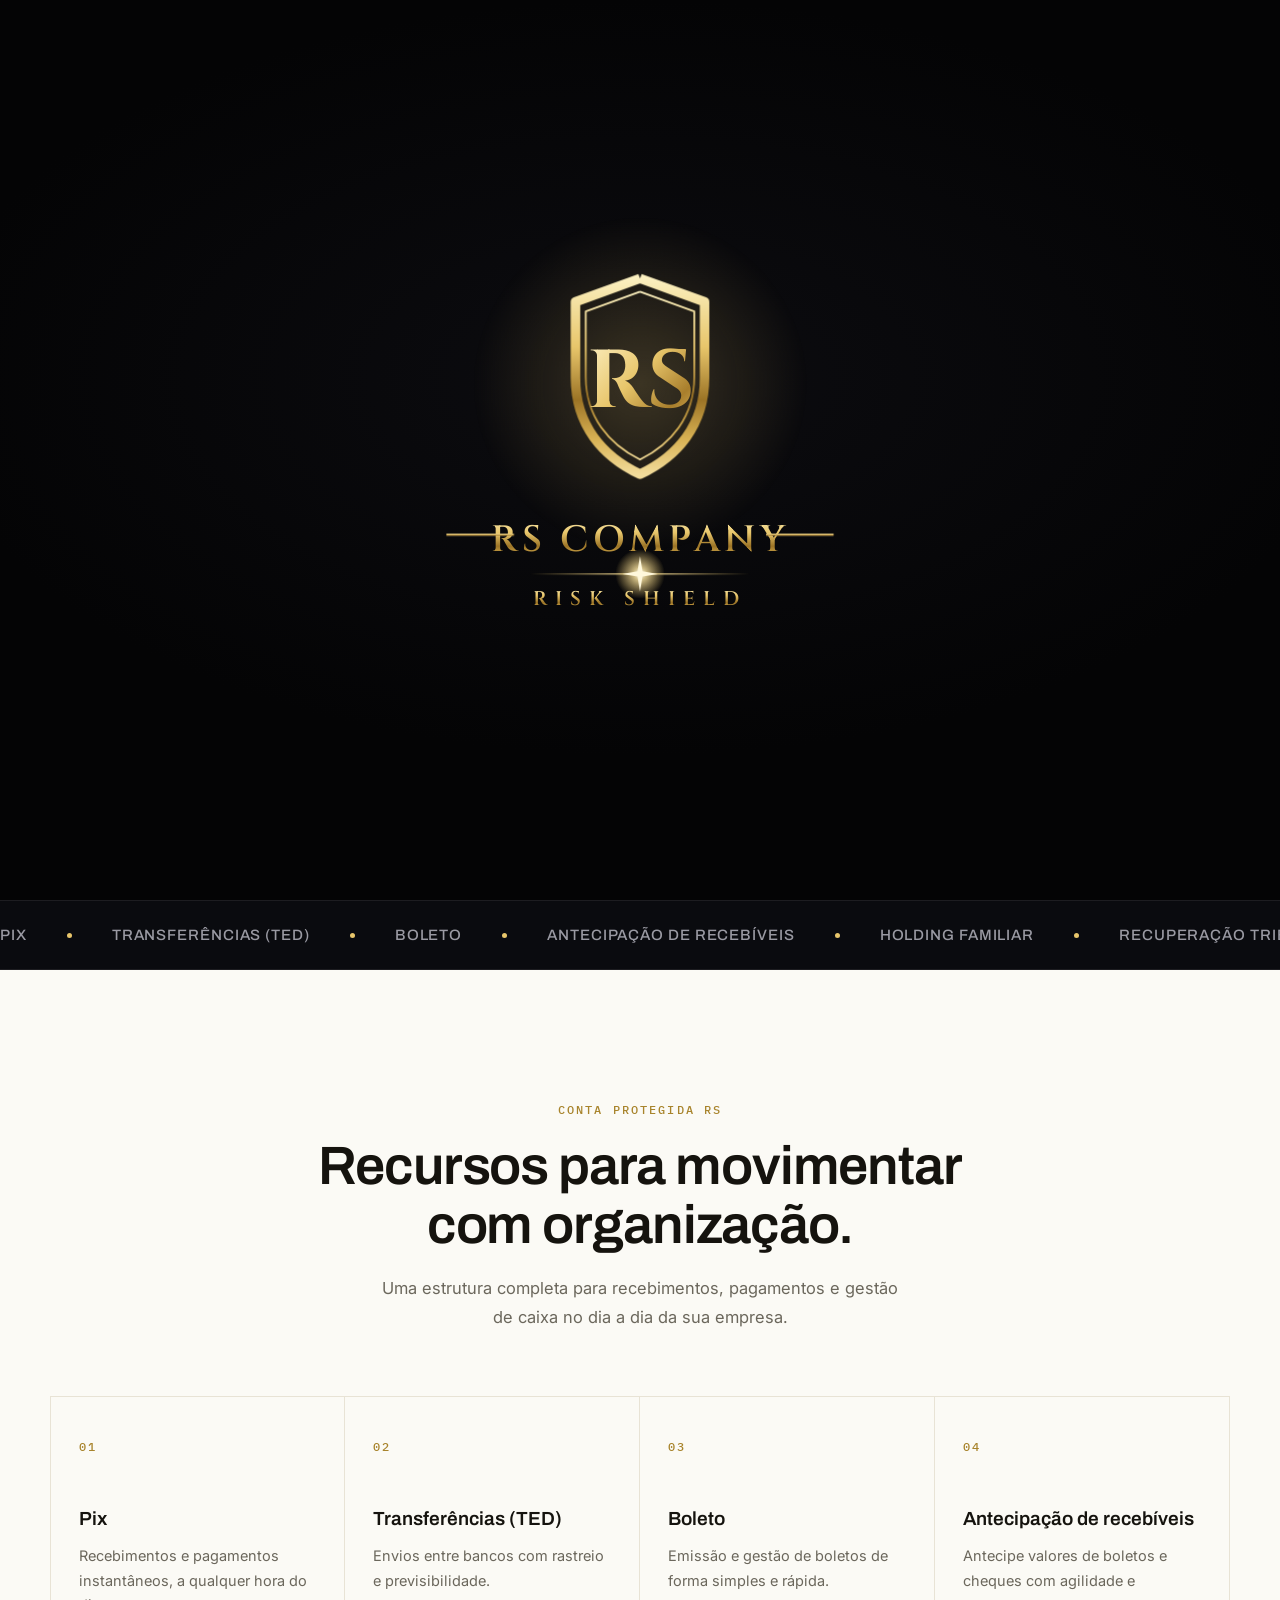
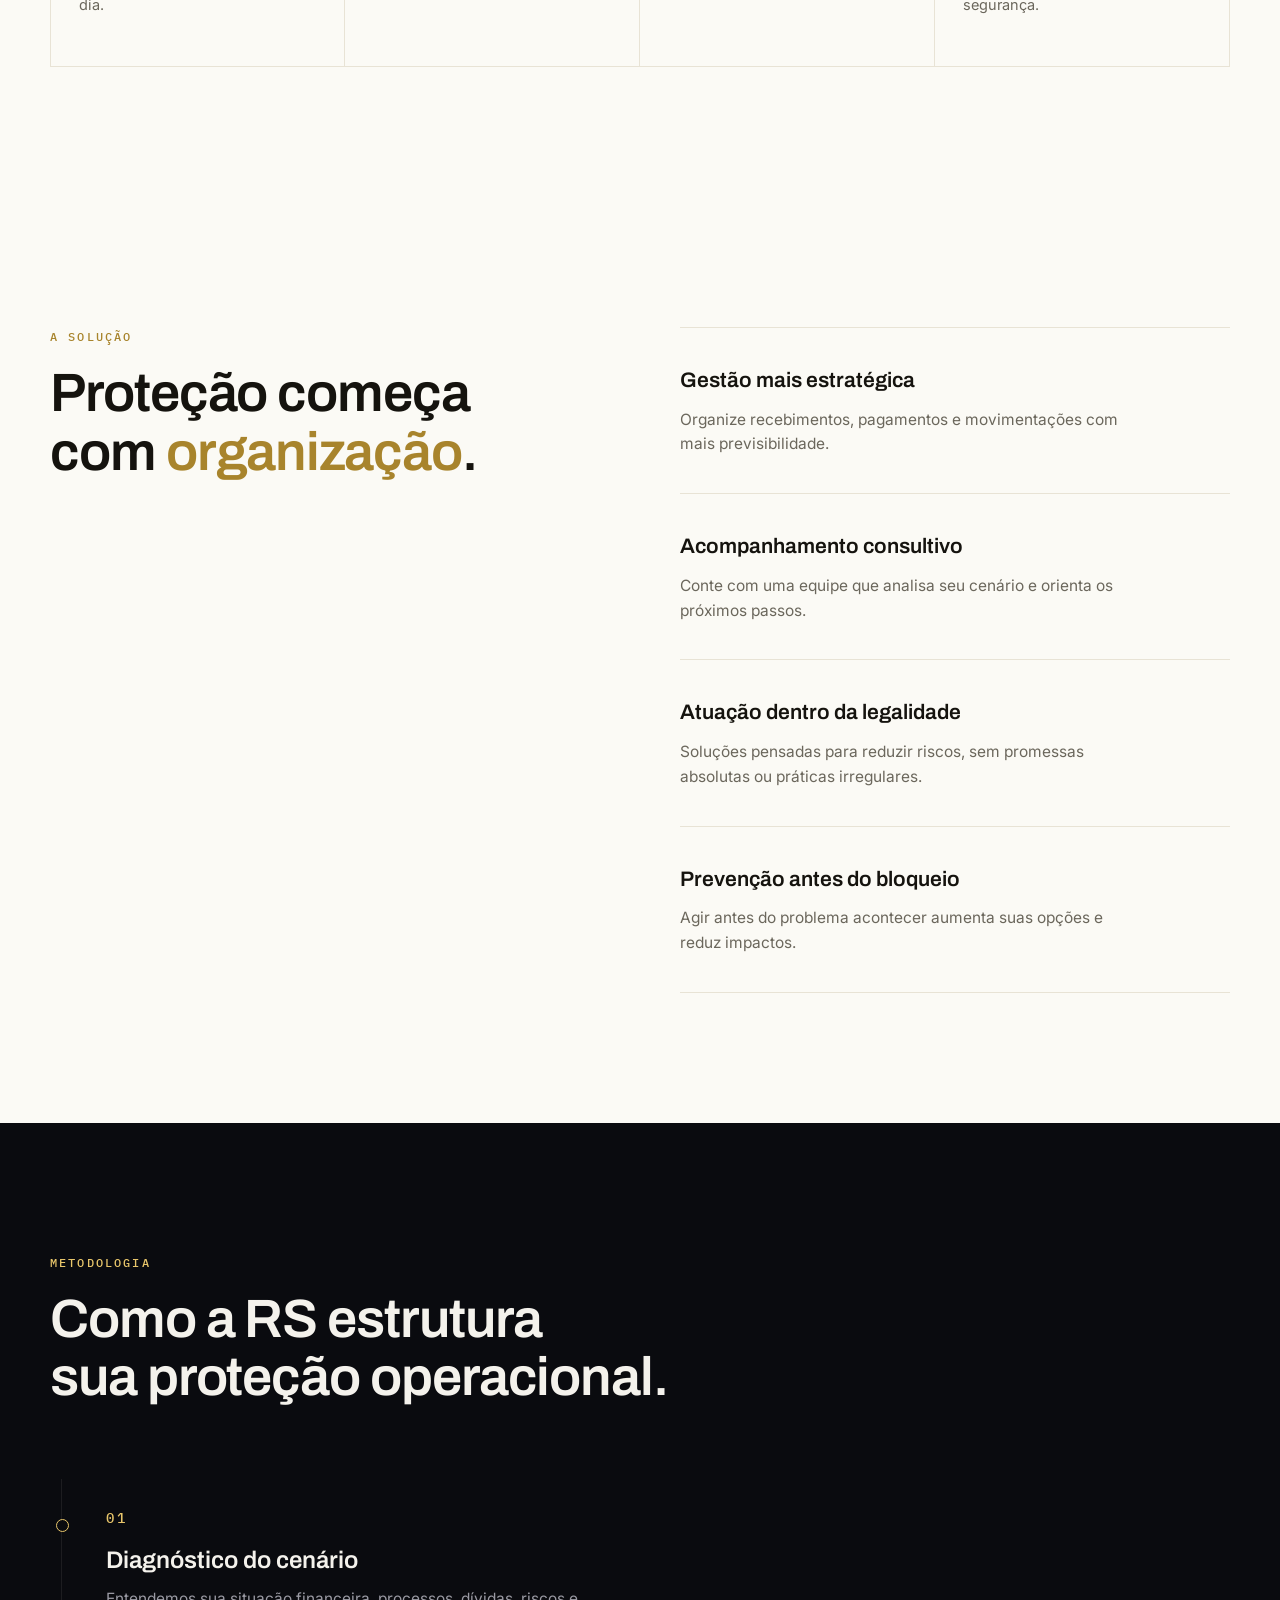
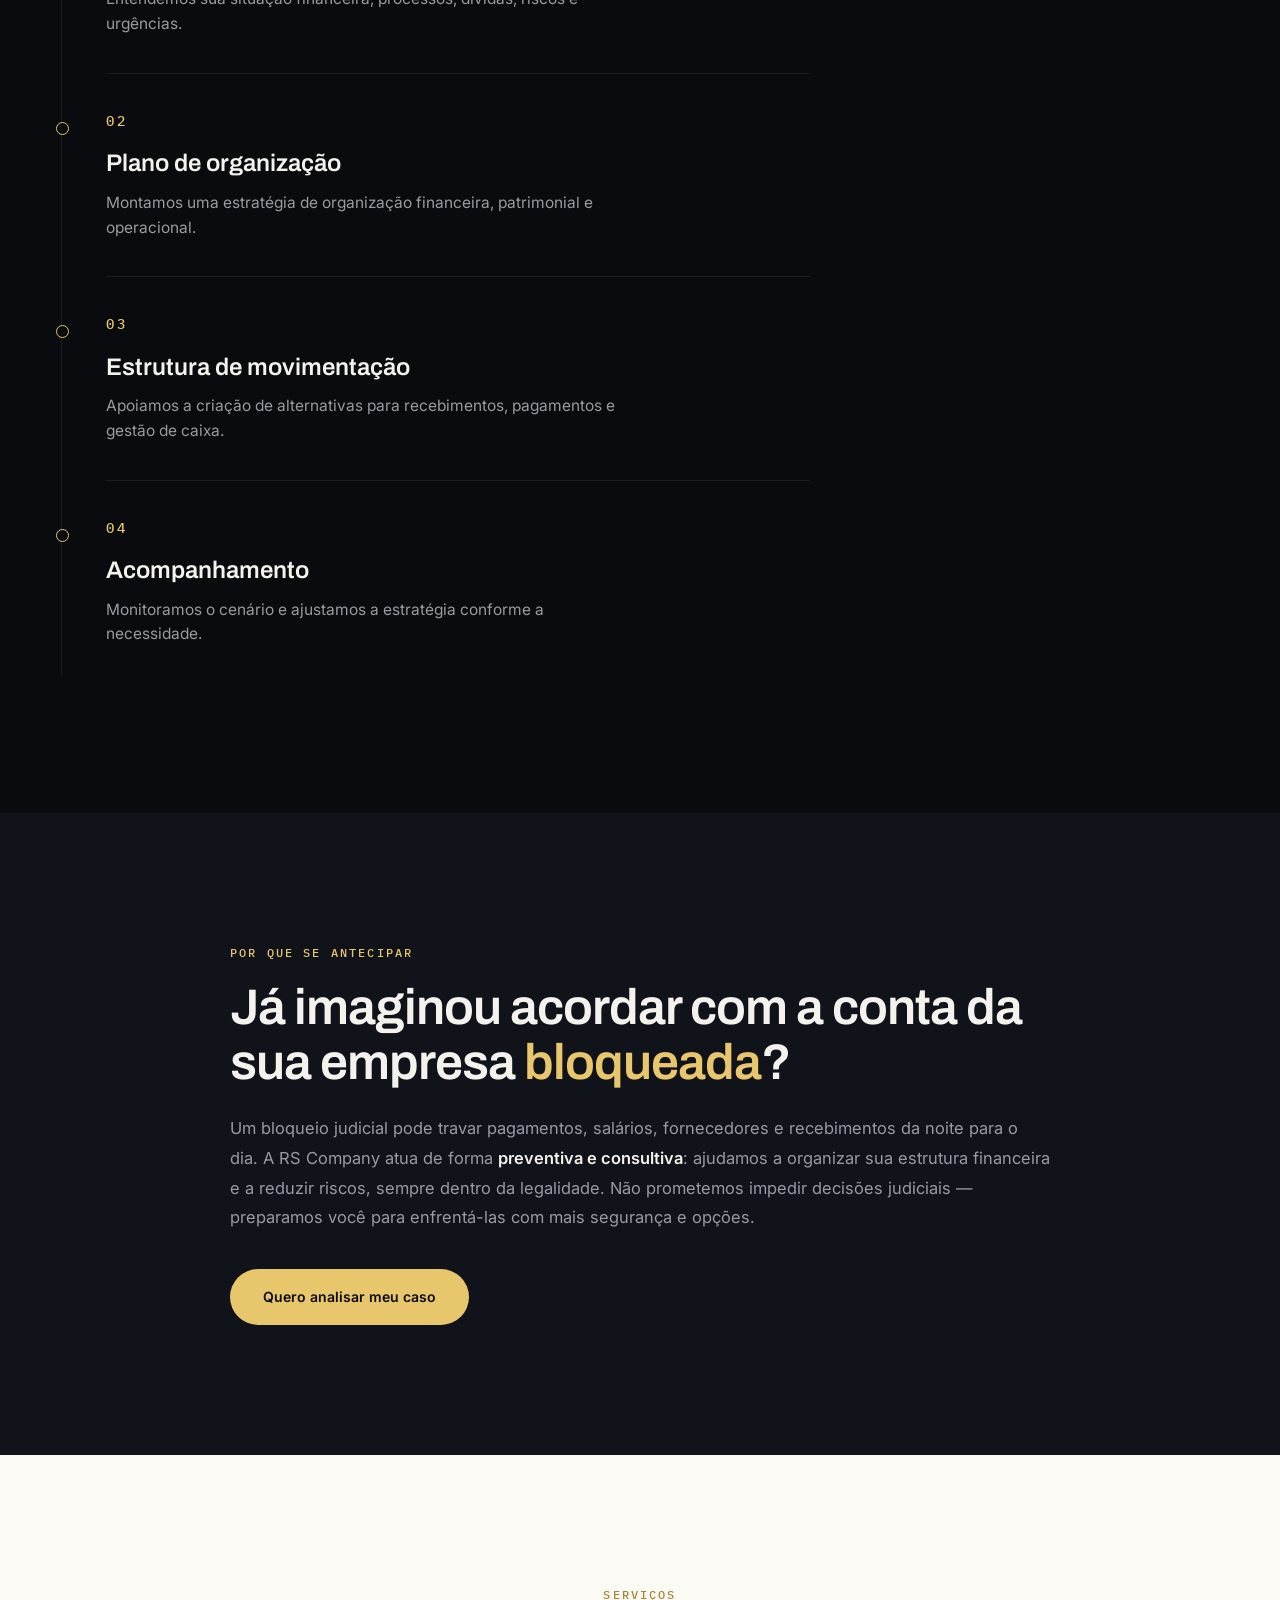
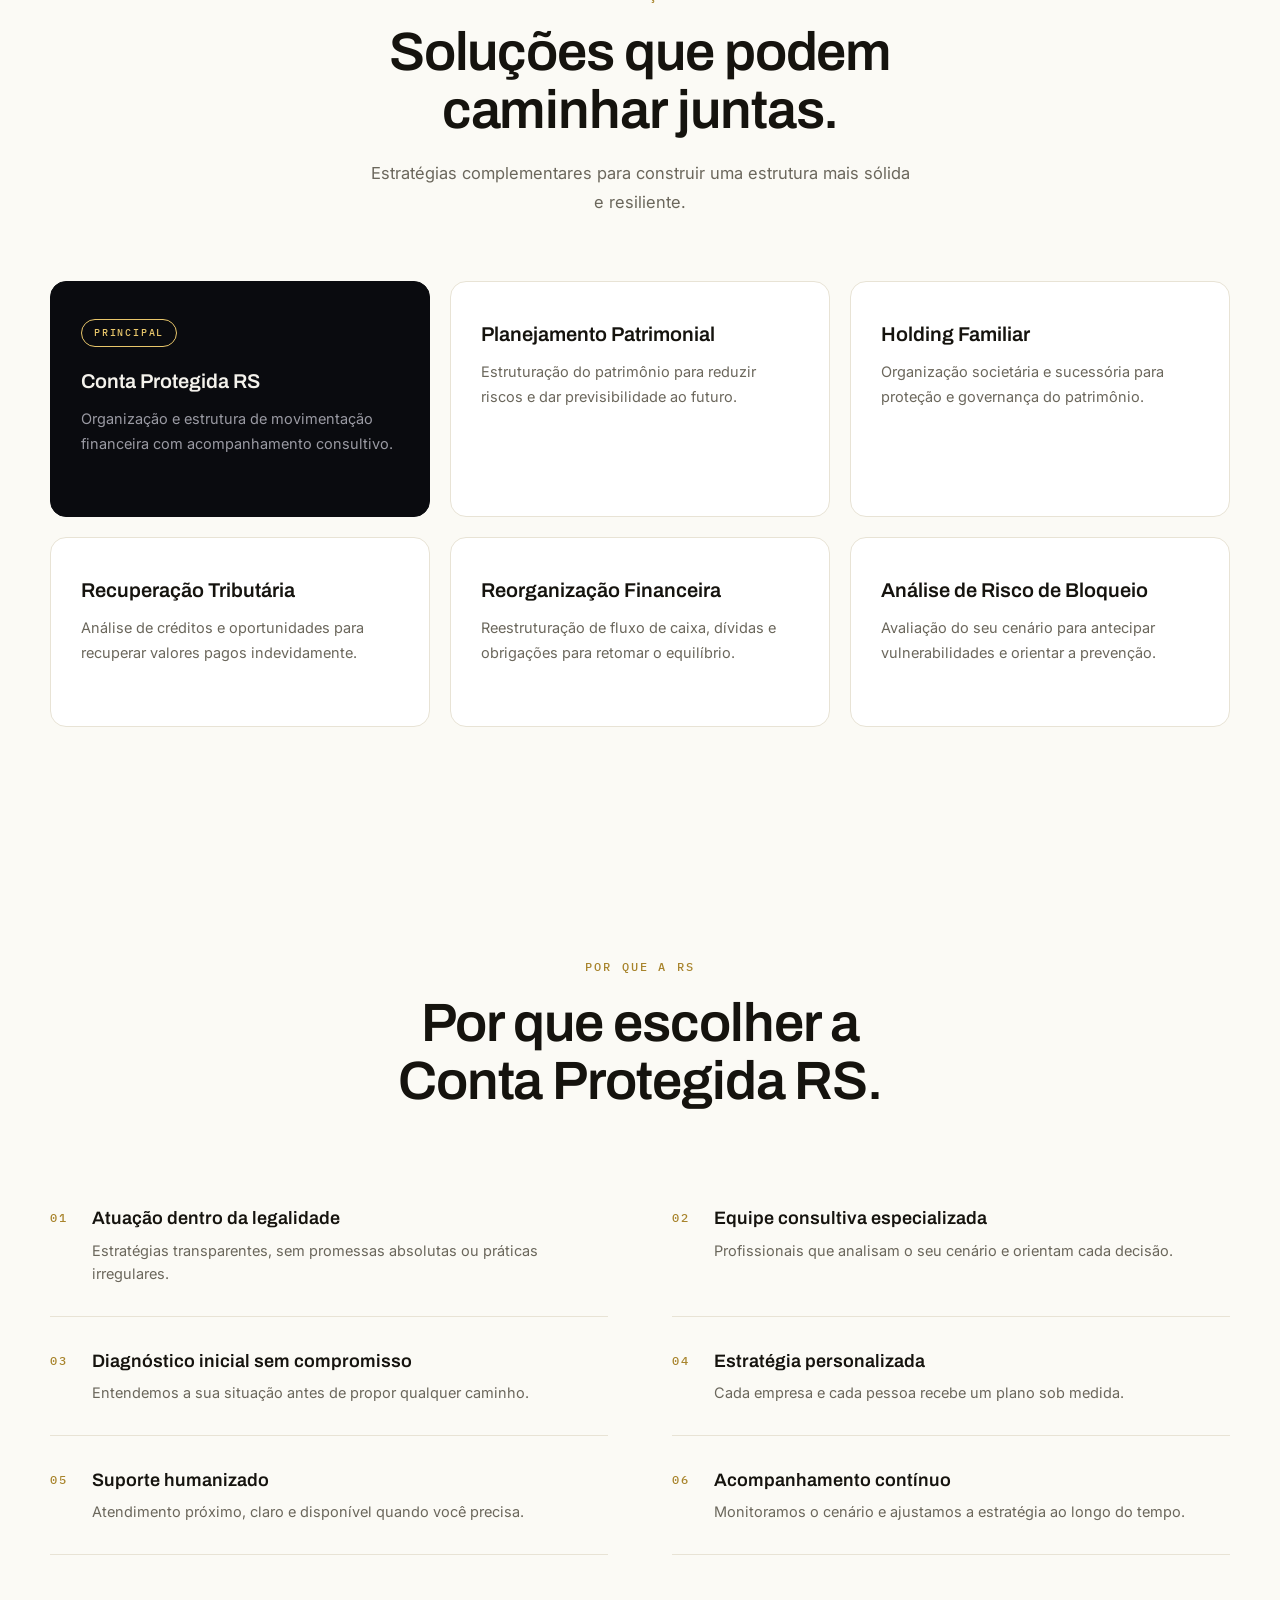
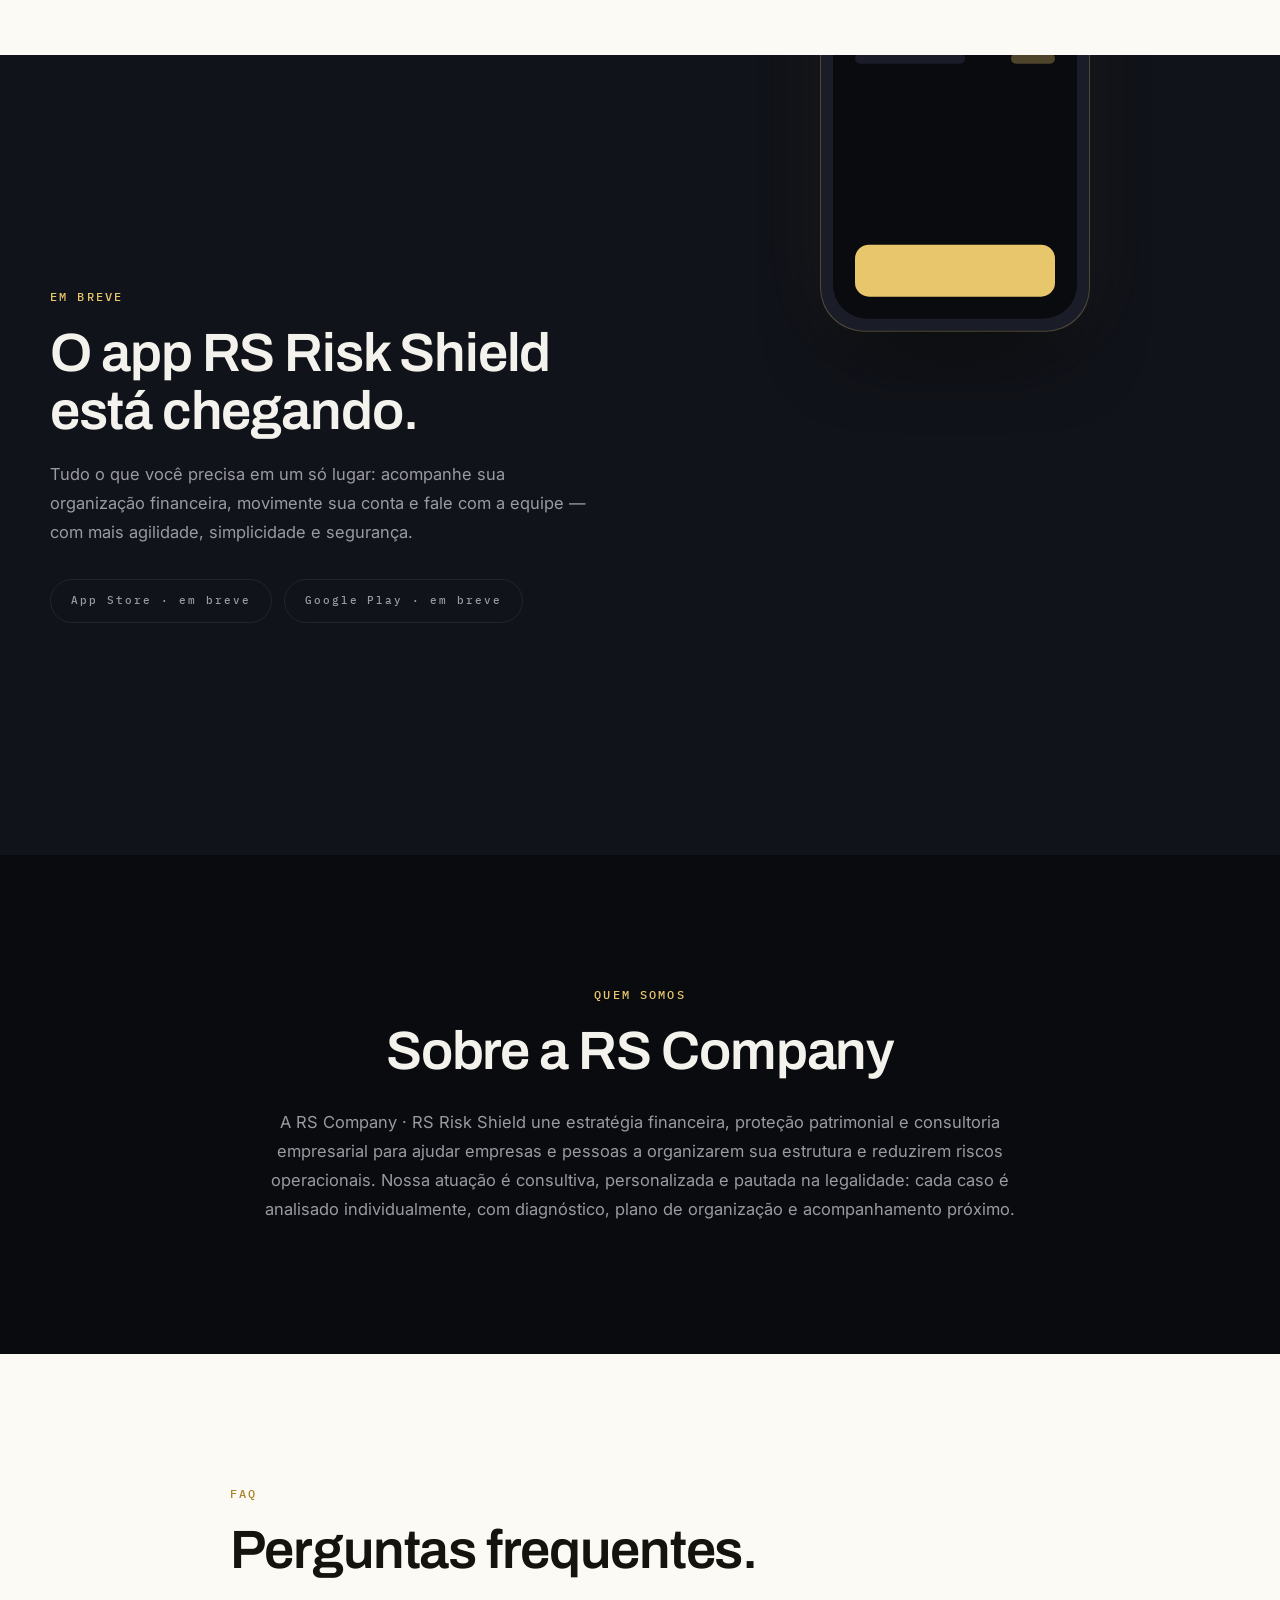
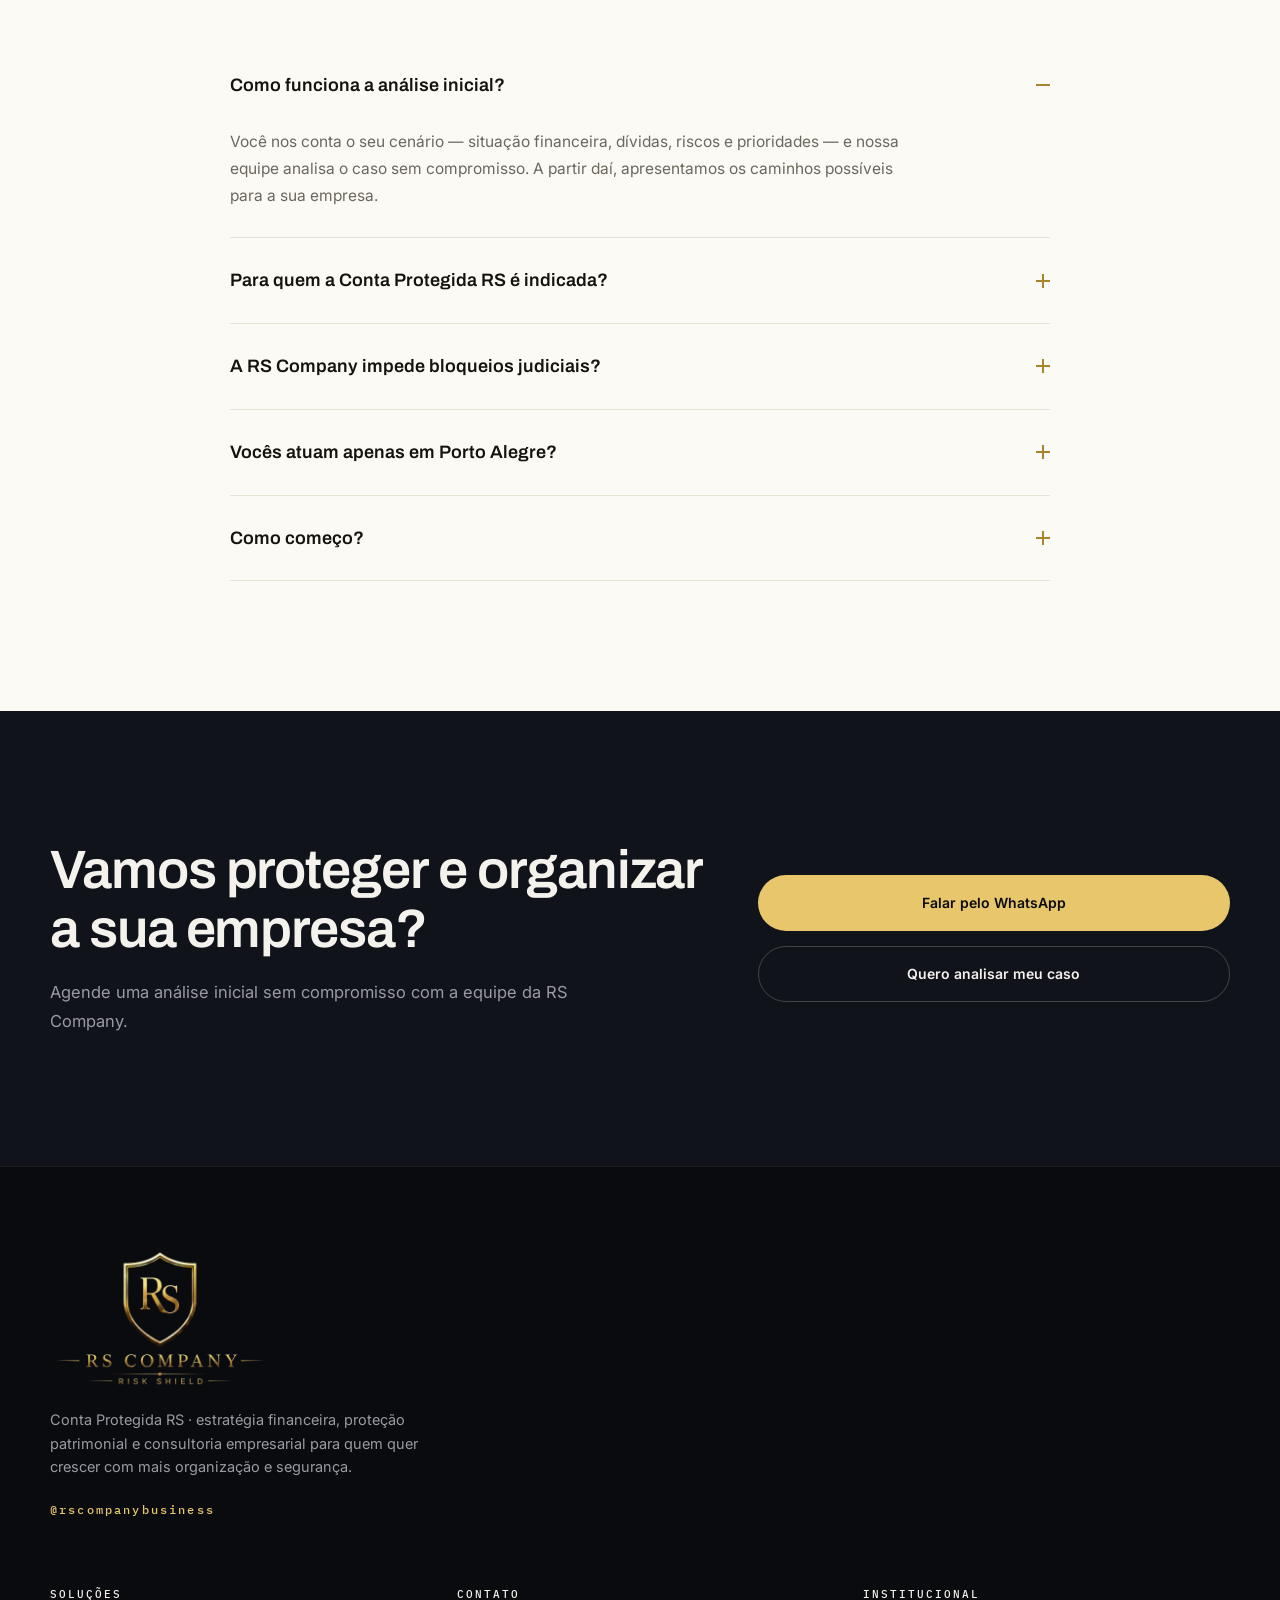
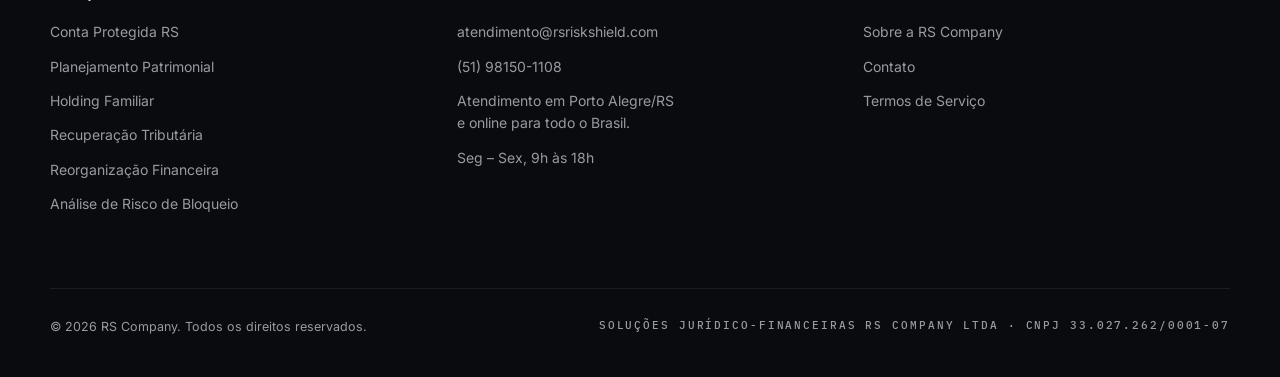
<file: index.html>
<!DOCTYPE html>
<html lang="pt-BR">
<head>
  <!-- Google tag (gtag.js) -->
  <script async src="https://www.googletagmanager.com/gtag/js?id=G-0TP6T1YDMH"></script>
  <script>
    window.dataLayer = window.dataLayer || [];
    function gtag(){dataLayer.push(arguments);}
    gtag('js', new Date());

    gtag('config', 'G-0TP6T1YDMH');
  </script>
  <meta charset="UTF-8" />
  <meta name="viewport" content="width=device-width, initial-scale=1.0" />
  <title>RS Company — Conta Protegida RS · Risk Shield</title>
  <meta name="description" content="Conta Protegida RS: mais estratégia, organização e proteção operacional para a sua empresa. Organização financeira, redução de riscos e decisões com mais segurança. Diagnóstico inicial sem compromisso." />
  <link rel="canonical" href="https://rsriskshield.com/" />
  <meta property="og:title" content="RS Company — Conta Protegida RS · Risk Shield" />
  <meta property="og:description" content="Mais estratégia, organização e proteção operacional para a sua empresa. Organização financeira, redução de riscos e decisões com mais segurança." />
  <meta property="og:image" content="https://rsriskshield.com/og-image.jpg" />
  <meta property="og:url" content="https://rsriskshield.com/" />
  <meta property="og:type" content="website" />
  <link rel="icon" href="/brasao-rs.svg" type="image/svg+xml" />
  <link rel="preconnect" href="https://fonts.googleapis.com" />
  <link rel="preconnect" href="https://fonts.gstatic.com" crossorigin />
  <link href="https://fonts.googleapis.com/css2?family=Archivo:wght@400;500;600;700&family=Inter:wght@400;500;600&family=IBM+Plex+Mono:wght@400;500&family=Cinzel:wght@600;700&display=swap" rel="stylesheet" />
  <link rel="stylesheet" href="/style.css" />
  <script>
    try {
      if (!sessionStorage.getItem("rs_intro") && !window.matchMedia("(prefers-reduced-motion: reduce)").matches) {
        document.documentElement.classList.add("is-loading");
      }
    } catch (e) {}
  </script>
  <script type="application/ld+json">
  {
    "@context": "https://schema.org",
    "@type": "ProfessionalService",
    "name": "RS Company",
    "description": "Conta Protegida RS · estratégia financeira, proteção patrimonial e consultoria empresarial em Porto Alegre/RS e online para todo o Brasil.",
    "url": "https://rsriskshield.com",
    "telephone": "+55-51-98150-1108",
    "email": "atendimento@rsriskshield.com",
    "areaServed": "Porto Alegre, Região Metropolitana e atendimento online no Brasil",
    "openingHoursSpecification": {
      "@type": "OpeningHoursSpecification",
      "dayOfWeek": ["Monday","Tuesday","Wednesday","Thursday","Friday"],
      "opens": "09:00",
      "closes": "18:00"
    }
  }
  </script></head>
<body>

  <div class="preloader" id="preloader" aria-hidden="true">
    <svg class="preloader__art" viewBox="0 0 600 540" fill="none" xmlns="http://www.w3.org/2000/svg">
      <defs>
        <linearGradient id="plGold" x1="0" y1="0" x2="0" y2="1">
          <stop offset="0" stop-color="#FBF0C0" />
          <stop offset="0.35" stop-color="#E8C66B" />
          <stop offset="0.62" stop-color="#9C7426" />
          <stop offset="0.82" stop-color="#D9B254" />
          <stop offset="1" stop-color="#F2DC9B" />
        </linearGradient>
        <linearGradient id="plGoldD" x1="0" y1="0" x2="1" y2="1">
          <stop offset="0" stop-color="#FFF6D0" />
          <stop offset="0.45" stop-color="#E8C66B" />
          <stop offset="0.75" stop-color="#A87E2C" />
          <stop offset="1" stop-color="#E8C66B" />
        </linearGradient>
        <linearGradient id="plLine" x1="0" y1="0" x2="1" y2="0">
          <stop offset="0" stop-color="#E8C66B" stop-opacity="0" />
          <stop offset="0.5" stop-color="#F2DC9B" />
          <stop offset="1" stop-color="#E8C66B" stop-opacity="0" />
        </linearGradient>
        <radialGradient id="plGlow" cx="0.5" cy="0.5" r="0.5">
          <stop offset="0" stop-color="#E8C66B" stop-opacity="0.22" />
          <stop offset="1" stop-color="#E8C66B" stop-opacity="0" />
        </radialGradient>
        <radialGradient id="plFlare" cx="0.5" cy="0.5" r="0.5">
          <stop offset="0" stop-color="#FFFDF2" />
          <stop offset="0.25" stop-color="#F2DC9B" stop-opacity="0.85" />
          <stop offset="1" stop-color="#E8C66B" stop-opacity="0" />
        </radialGradient>
        <mask id="plMask">
          <path d="M300 36 L388 68 V172 C388 236 351 279 300 303 C249 279 212 236 212 172 V68 Z" stroke="#fff" stroke-width="13" fill="none" />
          <path d="M300 54 L374 81 V170 C374 225 342 262 300 283 C258 262 226 225 226 170 V81 Z" stroke="#fff" stroke-width="2.5" fill="none" />
          <text x="300" y="212" text-anchor="middle" font-family="Cinzel, serif" font-size="112" font-weight="700" fill="#fff">RS</text>
          <text x="300" y="408" text-anchor="middle" font-family="Cinzel, serif" font-size="50" font-weight="600" letter-spacing="6" fill="#fff">RS COMPANY</text>
          <rect x="36" y="384" width="92" height="3" fill="#fff" />
          <rect x="472" y="384" width="92" height="3" fill="#fff" />
          <rect x="150" y="438" width="300" height="2" fill="#fff" />
          <text x="300" y="482" text-anchor="middle" font-family="Cinzel, serif" font-size="27" font-weight="600" letter-spacing="11" fill="#fff">RISK SHIELD</text>
        </mask>
      </defs>

      <circle class="pl2-glow" cx="300" cy="180" r="230" fill="url(#plGlow)" />

      <path class="pl2-draw pl2-outer" d="M300 36 L388 68 V172 C388 236 351 279 300 303 C249 279 212 236 212 172 V68 Z" stroke="url(#plGold)" stroke-width="13" />
      <path class="pl2-draw pl2-inner" d="M300 54 L374 81 V170 C374 225 342 262 300 283 C258 262 226 225 226 170 V81 Z" stroke="url(#plGold)" stroke-width="2.5" />

      <g class="pl2-rs">
        <text x="300" y="212" text-anchor="middle" font-family="Cinzel, serif" font-size="112" font-weight="700" fill="url(#plGoldD)">RS</text>
      </g>

      <g class="pl2-wordmark">
        <text x="300" y="408" text-anchor="middle" font-family="Cinzel, serif" font-size="50" font-weight="600" letter-spacing="6" fill="url(#plGold)">RS COMPANY</text>
      </g>
      <rect class="pl2-wline pl2-wline--l" x="36" y="384" width="92" height="3" fill="url(#plGold)" />
      <rect class="pl2-wline pl2-wline--r" x="472" y="384" width="92" height="3" fill="url(#plGold)" />

      <rect class="pl2-divider" x="150" y="438" width="300" height="2" fill="url(#plLine)" />
      <g class="pl2-flare">
        <circle cx="300" cy="439" r="34" fill="url(#plFlare)" />
        <path d="M300 415 L303.5 435.5 L324 439 L303.5 442.5 L300 463 L296.5 442.5 L276 439 L296.5 435.5 Z" fill="#FFF8DC" />
      </g>

      <g class="pl2-tag">
        <text x="300" y="482" text-anchor="middle" font-family="Cinzel, serif" font-size="27" font-weight="600" letter-spacing="11" fill="url(#plGold)">RISK SHIELD</text>
      </g>

      <g mask="url(#plMask)">
        <rect class="pl2-shine" x="-220" y="0" width="170" height="540" fill="#FFFDF0" opacity="0.85" transform="skewX(-18)" />
      </g>
    </svg>
  </div>

  <div class="cursor-dot" aria-hidden="true"></div>
  <div class="cursor-ring" aria-hidden="true"></div>

  <header class="nav" id="nav">
    <div class="nav__inner">
      <a href="/" class="nav__brand" data-cursor="hover">
        <img src="/brasao-rs.svg" class="nav__brand-emblem" alt="" width="34" height="37" aria-hidden="true" />
        <span class="nav__brand-rs">RS</span>
        <span class="nav__brand-divider"></span>
        <span class="nav__brand-shield">COMPANY</span>
      </a>
      <nav class="nav__links" aria-label="Navegação principal">
        <a href="#inicio" data-cursor="hover">Início</a>
        <a href="#recursos" data-cursor="hover">Recursos</a>
        <a href="#metodologia" data-cursor="hover">Como Funciona</a>
        <a href="#servicos" data-cursor="hover">Serviços</a>
        <a href="#sobre" data-cursor="hover">Sobre</a>
        <a href="#faq" data-cursor="hover">FAQ</a>
        <a href="/contato" data-cursor="hover">Contato</a>
      </nav>
      <a href="/contato" class="nav__cta magnetic" data-cursor="hover">
        <span class="magnetic__inner">Fale com a equipe</span>
      </a>
      <button class="nav__burger" id="burger" aria-label="Abrir menu" aria-expanded="false">
        <span></span><span></span>
      </button>
    </div>
    <div class="nav__progress" id="navProgress"></div>
  </header>

  <div class="mobile-menu" id="mobileMenu" aria-hidden="true">
    <nav class="mobile-menu__links">
      <a href="#inicio" style="--i:0">Início</a>
      <a href="#recursos" style="--i:1">Recursos</a>
      <a href="#metodologia" style="--i:2">Como Funciona</a>
      <a href="#servicos" style="--i:3">Serviços</a>
      <a href="#sobre" style="--i:4">Sobre</a>
      <a href="#faq" style="--i:5">FAQ</a>
      <a href="/contato" style="--i:6" class="mobile-menu__cta">Fale com a equipe</a>
    </nav>
    <div class="mobile-menu__footer">
      <a href="https://wa.me/5551981501108">(51) 98150-1108</a>
      <a href="mailto:atendimento@rsriskshield.com">atendimento@rsriskshield.com</a>
    </div>
  </div>

  <main>

    <section class="hero theme-dark" id="inicio">
      <canvas id="lattice" class="hero__canvas" aria-hidden="true"></canvas>
      <div class="hero__glow" aria-hidden="true"></div>

      <div class="hero__content container">
        <p class="hero__eyebrow mono reveal-load" style="--d:.1s">RS COMPANY · RISK SHIELD</p>

        <h1 class="hero__title">
          <span class="line"><span class="w" style="--w:0">Conta</span></span>
          <span class="line"><span class="w" style="--w:1">Protegida</span> <span class="w gold" style="--w:2">RS</span></span>
        </h1>

        <p class="hero__sub reveal-load" style="--d:.75s">
          Mais estratégia, organização e proteção operacional para a sua empresa.
          A RS Company ajuda empresas e pessoas a organizarem sua estrutura financeira,
          reduzirem riscos operacionais e tomarem decisões com mais segurança diante de
          cenários de bloqueio judicial, dívidas e desorganização patrimonial.
        </p>

        <div class="hero__actions reveal-load" style="--d:.9s">
          <a href="/contato" class="btn btn--gold magnetic" data-cursor="hover">
            <span class="magnetic__inner">Quero analisar meu caso</span>
          </a>
          <a href="#metodologia" class="btn btn--ghost magnetic" data-cursor="hover">
            <span class="magnetic__inner">Entender como funciona</span>
          </a>
        </div>
      </div>

      <div class="hero__scroll reveal-load" style="--d:1.2s" aria-hidden="true">
        <span class="mono">SCROLL</span>
        <span class="hero__scroll-line"></span>
      </div>
    </section>

    <div class="marquee theme-dark" aria-hidden="true">
      <div class="marquee__track">
        <span>Pix</span><span class="dot"></span>
        <span>Transferências (TED)</span><span class="dot"></span>
        <span>Boleto</span><span class="dot"></span>
        <span>Antecipação de Recebíveis</span><span class="dot"></span>
        <span>Holding Familiar</span><span class="dot"></span>
        <span>Recuperação Tributária</span><span class="dot"></span>
        <span>Pix</span><span class="dot"></span>
        <span>Transferências (TED)</span><span class="dot"></span>
        <span>Boleto</span><span class="dot"></span>
        <span>Antecipação de Recebíveis</span><span class="dot"></span>
        <span>Holding Familiar</span><span class="dot"></span>
        <span>Recuperação Tributária</span><span class="dot"></span>
      </div>
    </div>

    <section class="section theme-light" id="recursos">
      <div class="container">
        <div class="section__head reveal" style="margin-inline:auto;text-align:center">
          <p class="eyebrow mono">CONTA PROTEGIDA RS</p>
          <h2 class="section__title">Recursos para movimentar<br />com organização.</h2>
          <p class="section__lead" style="margin-inline:auto">Uma estrutura completa para recebimentos, pagamentos e gestão de caixa no dia a dia da sua empresa.</p>
        </div>

        <div class="features">
          <div class="feature reveal" style="--d:0s">
            <span class="feature__index mono">01</span>
            <h3>Pix</h3>
            <p>Recebimentos e pagamentos instantâneos, a qualquer hora do dia.</p>
            <span class="feature__line"></span>
          </div>
          <div class="feature reveal" style="--d:.06s">
            <span class="feature__index mono">02</span>
            <h3>Transferências (TED)</h3>
            <p>Envios entre bancos com rastreio e previsibilidade.</p>
            <span class="feature__line"></span>
          </div>
          <div class="feature reveal" style="--d:.12s">
            <span class="feature__index mono">03</span>
            <h3>Boleto</h3>
            <p>Emissão e gestão de boletos de forma simples e rápida.</p>
            <span class="feature__line"></span>
          </div>
          <div class="feature reveal" style="--d:.18s">
            <span class="feature__index mono">04</span>
            <h3>Antecipação de recebíveis</h3>
            <p>Antecipe valores de boletos e cheques com agilidade e segurança.</p>
            <span class="feature__line"></span>
          </div>
        </div>
      </div>
    </section>

    <section class="section section--solucao theme-light" id="solucao">
      <div class="container split">
        <div class="split__left">
          <p class="eyebrow mono reveal">A SOLUÇÃO</p>
          <h2 class="section__title section__title--sticky reveal">Proteção começa<br />com <em>organização</em>.</h2>
        </div>
        <div class="split__right">
          <div class="pillar reveal">
            <h3>Gestão mais estratégica</h3>
            <p>Organize recebimentos, pagamentos e movimentações com mais previsibilidade.</p>
          </div>
          <div class="pillar reveal">
            <h3>Acompanhamento consultivo</h3>
            <p>Conte com uma equipe que analisa seu cenário e orienta os próximos passos.</p>
          </div>
          <div class="pillar reveal">
            <h3>Atuação dentro da legalidade</h3>
            <p>Soluções pensadas para reduzir riscos, sem promessas absolutas ou práticas irregulares.</p>
          </div>
          <div class="pillar reveal">
            <h3>Prevenção antes do bloqueio</h3>
            <p>Agir antes do problema acontecer aumenta suas opções e reduz impactos.</p>
          </div>
        </div>
      </div>
    </section>

    <section class="section theme-dark metodo" id="metodologia">
      <div class="container">
        <div class="section__head reveal">
          <p class="eyebrow mono eyebrow--gold">METODOLOGIA</p>
          <h2 class="section__title">Como a RS estrutura<br />sua proteção operacional.</h2>
        </div>

        <div class="timeline" id="timeline">
          <div class="timeline__rail"><div class="timeline__fill" id="timelineFill"></div></div>

          <div class="step reveal">
            <span class="step__num mono">01</span>
            <div class="step__body">
              <h3>Diagnóstico do cenário</h3>
              <p>Entendemos sua situação financeira, processos, dívidas, riscos e urgências.</p>
            </div>
          </div>
          <div class="step reveal">
            <span class="step__num mono">02</span>
            <div class="step__body">
              <h3>Plano de organização</h3>
              <p>Montamos uma estratégia de organização financeira, patrimonial e operacional.</p>
            </div>
          </div>
          <div class="step reveal">
            <span class="step__num mono">03</span>
            <div class="step__body">
              <h3>Estrutura de movimentação</h3>
              <p>Apoiamos a criação de alternativas para recebimentos, pagamentos e gestão de caixa.</p>
            </div>
          </div>
          <div class="step reveal">
            <span class="step__num mono">04</span>
            <div class="step__body">
              <h3>Acompanhamento</h3>
              <p>Monitoramos o cenário e ajustamos a estratégia conforme a necessidade.</p>
            </div>
          </div>
        </div>
      </div>
    </section>

    <section class="section theme-dark alerta">
      <div class="alerta__bg mono" aria-hidden="true">BLOQUEIO</div>
      <div class="container alerta__content">
        <p class="eyebrow mono eyebrow--gold reveal">POR QUE SE ANTECIPAR</p>
        <h2 class="alerta__title reveal">Já imaginou acordar com a conta da sua empresa <span class="gold">bloqueada</span>?</h2>
        <p class="alerta__text reveal">
          Um bloqueio judicial pode travar pagamentos, salários, fornecedores e recebimentos da noite para o dia.
          A RS Company atua de forma <strong>preventiva e consultiva</strong>: ajudamos a organizar sua estrutura
          financeira e a reduzir riscos, sempre dentro da legalidade. Não prometemos impedir decisões judiciais —
          preparamos você para enfrentá-las com mais segurança e opções.
        </p>
        <div class="reveal">
          <a href="/contato" class="btn btn--gold magnetic" data-cursor="hover">
            <span class="magnetic__inner">Quero analisar meu caso</span>
          </a>
        </div>
      </div>
    </section>

    <section class="section theme-light" id="servicos">
      <div class="container">
        <div class="section__head reveal" style="margin-inline:auto;text-align:center">
          <p class="eyebrow mono">SERVIÇOS</p>
          <h2 class="section__title">Soluções que podem<br />caminhar juntas.</h2>
          <p class="section__lead" style="margin-inline:auto">Estratégias complementares para construir uma estrutura mais sólida e resiliente.</p>
        </div>

        <div class="services">
          <div class="service service--main reveal" style="--d:0s">
            <span class="service__tag mono">PRINCIPAL</span>
            <h3>Conta Protegida RS</h3>
            <p>Organização e estrutura de movimentação financeira com acompanhamento consultivo.</p>
          </div>
          <div class="service reveal" style="--d:.06s">
            <h3>Planejamento Patrimonial</h3>
            <p>Estruturação do patrimônio para reduzir riscos e dar previsibilidade ao futuro.</p>
          </div>
          <a href="/holding-familiar" class="service reveal" style="--d:.12s" data-cursor="hover">
            <h3>Holding Familiar</h3>
            <p>Organização societária e sucessória para proteção e governança do patrimônio.</p>
            <span class="service__arrow" aria-hidden="true">→</span>
          </a>
          <a href="/recuperacao-tributaria" class="service reveal" style="--d:.18s" data-cursor="hover">
            <h3>Recuperação Tributária</h3>
            <p>Análise de créditos e oportunidades para recuperar valores pagos indevidamente.</p>
            <span class="service__arrow" aria-hidden="true">→</span>
          </a>
          <div class="service reveal" style="--d:.24s">
            <h3>Reorganização Financeira</h3>
            <p>Reestruturação de fluxo de caixa, dívidas e obrigações para retomar o equilíbrio.</p>
          </div>
          <div class="service reveal" style="--d:.3s">
            <h3>Análise de Risco de Bloqueio</h3>
            <p>Avaliação do seu cenário para antecipar vulnerabilidades e orientar a prevenção.</p>
          </div>
        </div>
      </div>
    </section>

    <section class="section section--tight theme-light" id="diferenciais">
      <div class="container">
        <div class="section__head reveal" style="margin-inline:auto;text-align:center">
          <p class="eyebrow mono">POR QUE A RS</p>
          <h2 class="section__title">Por que escolher a<br />Conta Protegida RS.</h2>
        </div>
        <ul class="difflist">
          <li class="reveal" data-cursor="hover"><span class="mono">01</span><div><h3>Atuação dentro da legalidade</h3><p>Estratégias transparentes, sem promessas absolutas ou práticas irregulares.</p></div></li>
          <li class="reveal" data-cursor="hover"><span class="mono">02</span><div><h3>Equipe consultiva especializada</h3><p>Profissionais que analisam o seu cenário e orientam cada decisão.</p></div></li>
          <li class="reveal" data-cursor="hover"><span class="mono">03</span><div><h3>Diagnóstico inicial sem compromisso</h3><p>Entendemos a sua situação antes de propor qualquer caminho.</p></div></li>
          <li class="reveal" data-cursor="hover"><span class="mono">04</span><div><h3>Estratégia personalizada</h3><p>Cada empresa e cada pessoa recebe um plano sob medida.</p></div></li>
          <li class="reveal" data-cursor="hover"><span class="mono">05</span><div><h3>Suporte humanizado</h3><p>Atendimento próximo, claro e disponível quando você precisa.</p></div></li>
          <li class="reveal" data-cursor="hover"><span class="mono">06</span><div><h3>Acompanhamento contínuo</h3><p>Monitoramos o cenário e ajustamos a estratégia ao longo do tempo.</p></div></li>
        </ul>
      </div>
    </section>

    <section class="section theme-dark appsec">
      <div class="container split split--center">
        <div class="split__left">
          <p class="eyebrow mono eyebrow--gold reveal">EM BREVE</p>
          <h2 class="section__title reveal">O app RS Risk Shield<br />está chegando.</h2>
          <p class="section__lead section__lead--dark reveal">
            Tudo o que você precisa em um só lugar: acompanhe sua organização financeira,
            movimente sua conta e fale com a equipe — com mais agilidade, simplicidade e segurança.
          </p>
          <div class="appsec__stores reveal">
            <span class="store mono">App Store · em breve</span>
            <span class="store mono">Google Play · em breve</span>
          </div>
        </div>
        <div class="split__right appsec__visual reveal">
          <div class="phone" data-parallax="0.06">
            <div class="phone__screen">
              <div class="phone__notch"></div>
              <div class="phone__brand mono">RS RISK SHIELD</div>
              <div class="phone__balance">
                <span class="mono">SALDO DISPONÍVEL</span>
                <strong>R$ ••••••</strong>
              </div>
              <div class="phone__row"><span></span><span></span></div>
              <div class="phone__row"><span></span><span></span></div>
              <div class="phone__row"><span></span><span></span></div>
              <div class="phone__chip"></div>
            </div>
          </div>
        </div>
      </div>
    </section>

    <section class="section theme-dark" id="sobre">
      <div class="container container--narrow" style="text-align:center">
        <p class="eyebrow mono eyebrow--gold reveal">QUEM SOMOS</p>
        <h2 class="section__title reveal" style="margin-bottom:28px">Sobre a RS Company</h2>
        <p class="section__lead section__lead--dark reveal" style="margin-inline:auto;max-width:760px">
          A RS Company · RS Risk Shield une estratégia financeira, proteção patrimonial e consultoria
          empresarial para ajudar empresas e pessoas a organizarem sua estrutura e reduzirem riscos
          operacionais. Nossa atuação é consultiva, personalizada e pautada na legalidade: cada caso
          é analisado individualmente, com diagnóstico, plano de organização e acompanhamento próximo.
        </p>
      </div>
    </section>

    <section class="section theme-light" id="faq">
      <div class="container container--narrow">
        <div class="section__head reveal">
          <p class="eyebrow mono">FAQ</p>
          <h2 class="section__title">Perguntas frequentes.</h2>
        </div>

        <div class="faq">
          <details class="faq__item reveal" open>
            <summary data-cursor="hover">Como funciona a análise inicial?<span class="faq__icon"></span></summary>
            <div class="faq__body"><p>Você nos conta o seu cenário — situação financeira, dívidas, riscos e prioridades — e nossa equipe analisa o caso sem compromisso. A partir daí, apresentamos os caminhos possíveis para a sua empresa.</p></div>
          </details>
          <details class="faq__item reveal">
            <summary data-cursor="hover">Para quem a Conta Protegida RS é indicada?<span class="faq__icon"></span></summary>
            <div class="faq__body"><p>Para empresários, PMEs e pessoas que desejam mais organização, previsibilidade e segurança na movimentação financeira e na tomada de decisão — da gestão do caixa ao planejamento patrimonial.</p></div>
          </details>
          <details class="faq__item reveal">
            <summary data-cursor="hover">A RS Company impede bloqueios judiciais?<span class="faq__icon"></span></summary>
            <div class="faq__body"><p>Não. Nossa atuação é preventiva e consultiva: ajudamos a organizar sua estrutura financeira e a reduzir riscos, sempre dentro da legalidade. Não prometemos impedir decisões judiciais — preparamos você para enfrentá-las com mais segurança e opções.</p></div>
          </details>
          <details class="faq__item reveal">
            <summary data-cursor="hover">Vocês atuam apenas em Porto Alegre?<span class="faq__icon"></span></summary>
            <div class="faq__body"><p>Atendimento em Porto Alegre/RS e online para empresas e pessoas de todo o Brasil, com o mesmo acompanhamento próximo.</p></div>
          </details>
          <details class="faq__item reveal">
            <summary data-cursor="hover">Como começo?<span class="faq__icon"></span></summary>
            <div class="faq__body"><p>Preencha o formulário de contato ou chame a equipe no WhatsApp. O primeiro passo é o diagnóstico do seu cenário — uma análise inicial sem compromisso.</p></div>
          </details>
        </div>
      </div>
    </section>

    <section class="section theme-dark ctaband">
      <div class="container ctaband__inner">
        <div>
          <h2 class="section__title reveal">Vamos proteger e organizar<br />a sua empresa?</h2>
          <p class="section__lead section__lead--dark reveal">Agende uma análise inicial sem compromisso com a equipe da RS Company.</p>
        </div>
        <div class="ctaband__actions reveal">
          <a href="https://wa.me/5551981501108" class="btn btn--gold magnetic" data-cursor="hover"><span class="magnetic__inner">Falar pelo WhatsApp</span></a>
          <a href="/contato" class="btn btn--ghost magnetic" data-cursor="hover"><span class="magnetic__inner">Quero analisar meu caso</span></a>
        </div>
      </div>
    </section>

  </main>

  <footer class="footer theme-dark">
    <div class="container">
      <div class="footer__top">
        <img src="/logo-rs-transparente.webp" alt="RS Company — Risk Shield, Conta Protegida RS" class="footer__logo" width="220" height="145" loading="lazy" />
        <p class="footer__desc">Conta Protegida RS · estratégia financeira, proteção patrimonial e consultoria empresarial para quem quer crescer com mais organização e segurança.</p>
        <a href="https://www.instagram.com/rscompanybusiness/" class="footer__ig mono" data-cursor="hover">@rscompanybusiness</a>
      </div>

      <div class="footer__cols">
        <div class="footer__col">
          <span class="mono footer__col-title">SOLUÇÕES</span>
          <a href="#servicos">Conta Protegida RS</a>
          <a href="#servicos">Planejamento Patrimonial</a>
          <a href="/holding-familiar">Holding Familiar</a>
          <a href="/recuperacao-tributaria">Recuperação Tributária</a>
          <a href="#servicos">Reorganização Financeira</a>
          <a href="#servicos">Análise de Risco de Bloqueio</a>
        </div>
        <div class="footer__col">
          <span class="mono footer__col-title">CONTATO</span>
          <a href="mailto:atendimento@rsriskshield.com">atendimento@rsriskshield.com</a>
          <a href="https://wa.me/5551981501108">(51) 98150-1108</a>
          <span>Atendimento em Porto Alegre/RS<br />e online para todo o Brasil.</span>
          <span>Seg – Sex, 9h às 18h</span>
        </div>
        <div class="footer__col">
          <span class="mono footer__col-title">INSTITUCIONAL</span>
          <a href="#sobre">Sobre a RS Company</a>
          <a href="/contato">Contato</a>
          <a href="/termos">Termos de Serviço</a>
        </div>
      </div>

      <div class="footer__bottom">
        <span>© 2026 RS Company. Todos os direitos reservados.</span>
        <span class="mono">SOLUÇÕES JURÍDICO-FINANCEIRAS RS COMPANY LTDA · CNPJ 33.027.262/0001-07</span>
      </div>
    </div>
  </footer>

  <script src="/script.js"></script>
</body>
</html>
</file>
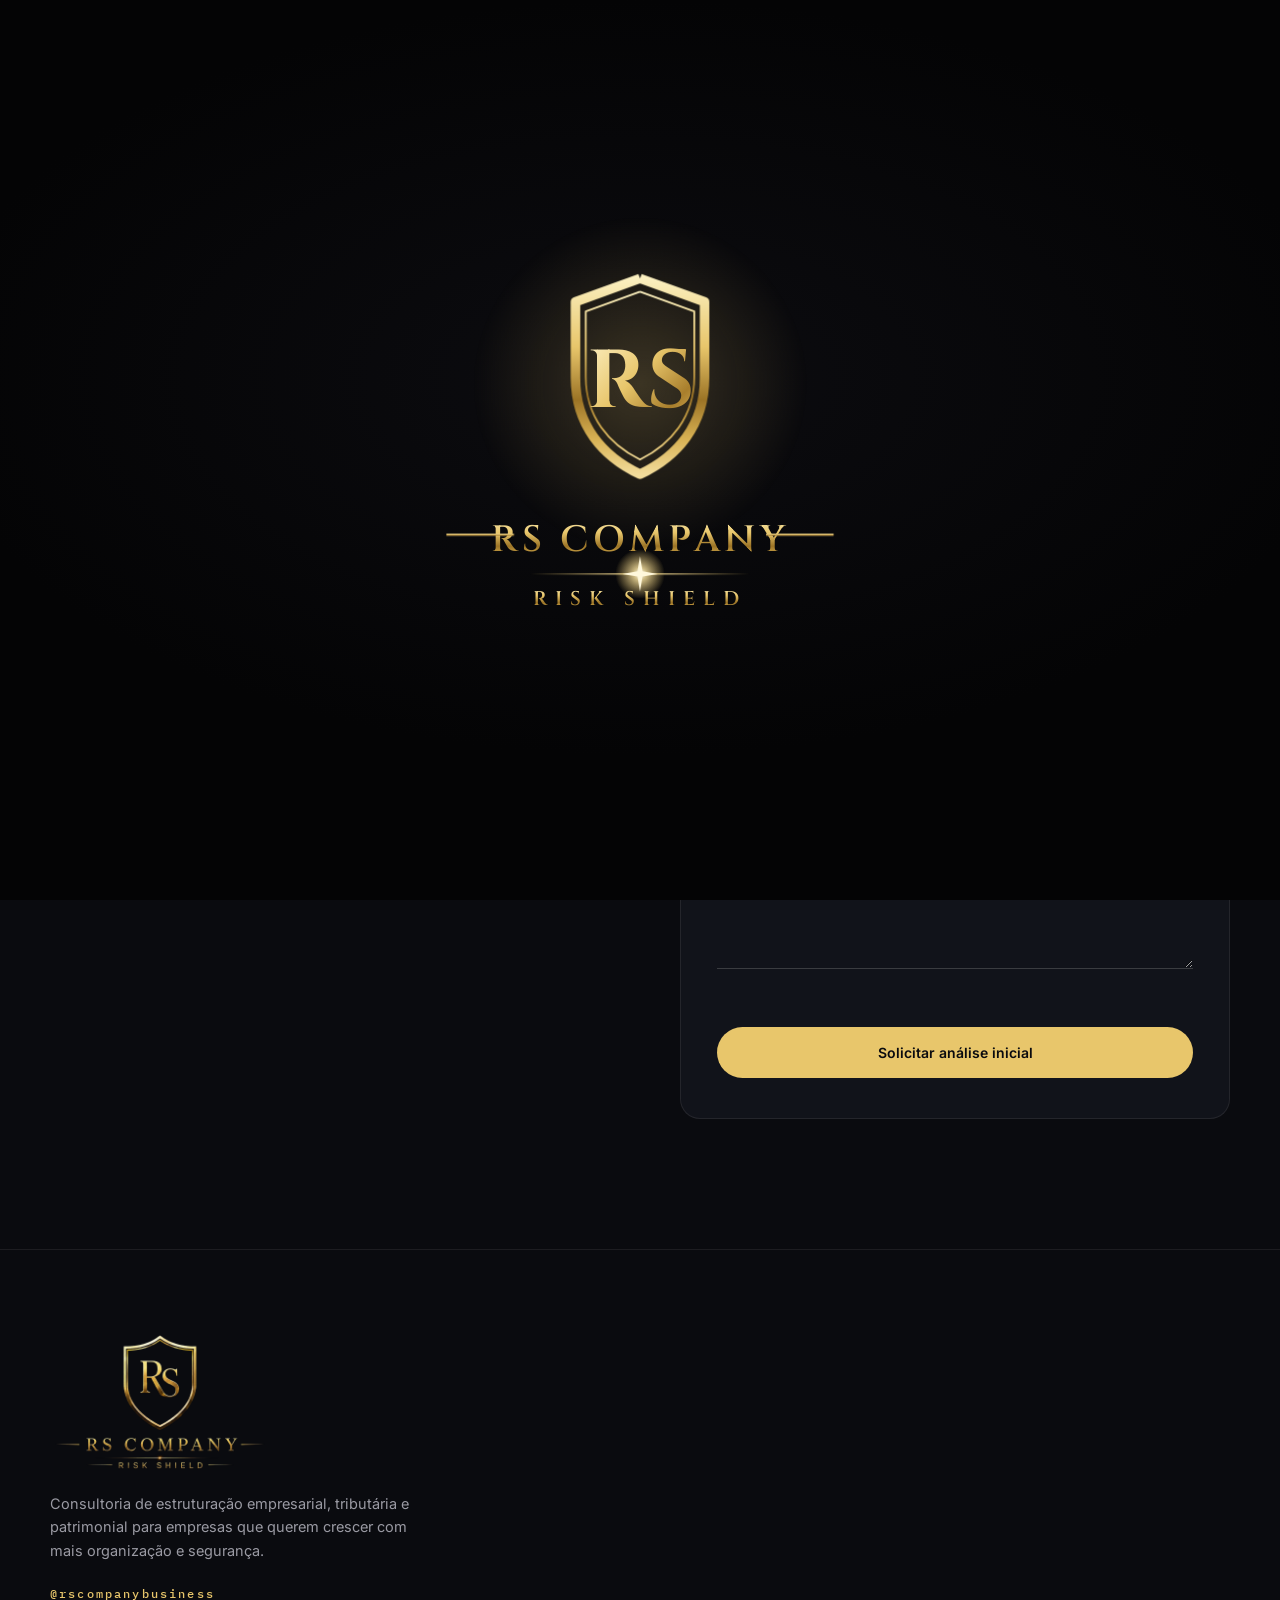
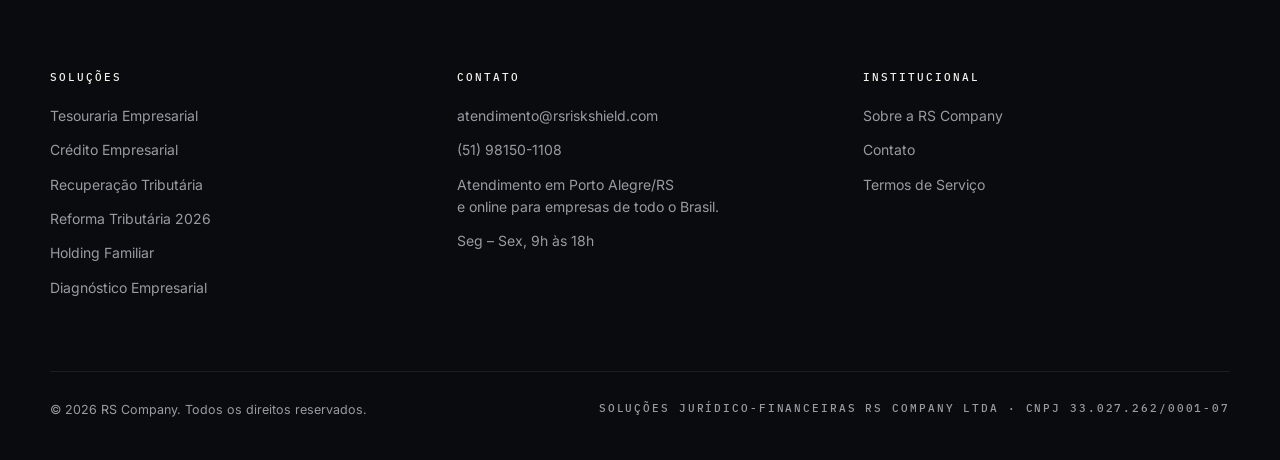
<file: contato.html>
<!DOCTYPE html>
<html lang="pt-BR">
<head>
  <!-- Google tag (gtag.js) -->
  <script async src="https://www.googletagmanager.com/gtag/js?id=G-0TP6T1YDMH"></script>
  <script>
    window.dataLayer = window.dataLayer || [];
    function gtag(){dataLayer.push(arguments);}
    gtag('js', new Date());

    gtag('config', 'G-0TP6T1YDMH');
  </script>
  <meta charset="UTF-8" />
  <meta name="viewport" content="width=device-width, initial-scale=1.0" />
  <title>Contato | RS Company — Diagnóstico Inicial</title>
  <meta name="description" content="Fale com a RS Company e agende uma análise inicial sem compromisso. Atendimento em Porto Alegre/RS e online para empresas de todo o Brasil." />
  <link rel="canonical" href="https://rsriskshield.com/contato" />
  <meta property="og:title" content="Contato | RS Company — Diagnóstico Inicial" />
  <meta property="og:description" content="Fale com a RS Company e agende uma análise inicial sem compromisso. Atendimento em Porto Alegre/RS e online para empresas de todo o Brasil." />
  <meta property="og:image" content="https://rsriskshield.com/og-image.jpg" />
  <meta property="og:url" content="https://rsriskshield.com/contato" />
  <meta property="og:type" content="website" />
  <link rel="icon" href="/brasao-rs.svg" type="image/svg+xml" />
  <link rel="preconnect" href="https://fonts.googleapis.com" />
  <link rel="preconnect" href="https://fonts.gstatic.com" crossorigin />
  <link href="https://fonts.googleapis.com/css2?family=Archivo:wght@400;500;600;700&family=Inter:wght@400;500;600&family=IBM+Plex+Mono:wght@400;500&family=Cinzel:wght@600;700&display=swap" rel="stylesheet" />
  <link rel="stylesheet" href="/style.css" />
  <script>
    try {
      if (!sessionStorage.getItem("rs_intro") && !window.matchMedia("(prefers-reduced-motion: reduce)").matches) {
        document.documentElement.classList.add("is-loading");
      }
    } catch (e) {}
  </script>
</head>
<body>

  <div class="preloader" id="preloader" aria-hidden="true">
    <svg class="preloader__art" viewBox="0 0 600 540" fill="none" xmlns="http://www.w3.org/2000/svg">
      <defs>
        <linearGradient id="plGold" x1="0" y1="0" x2="0" y2="1">
          <stop offset="0" stop-color="#FBF0C0" />
          <stop offset="0.35" stop-color="#E8C66B" />
          <stop offset="0.62" stop-color="#9C7426" />
          <stop offset="0.82" stop-color="#D9B254" />
          <stop offset="1" stop-color="#F2DC9B" />
        </linearGradient>
        <linearGradient id="plGoldD" x1="0" y1="0" x2="1" y2="1">
          <stop offset="0" stop-color="#FFF6D0" />
          <stop offset="0.45" stop-color="#E8C66B" />
          <stop offset="0.75" stop-color="#A87E2C" />
          <stop offset="1" stop-color="#E8C66B" />
        </linearGradient>
        <linearGradient id="plLine" x1="0" y1="0" x2="1" y2="0">
          <stop offset="0" stop-color="#E8C66B" stop-opacity="0" />
          <stop offset="0.5" stop-color="#F2DC9B" />
          <stop offset="1" stop-color="#E8C66B" stop-opacity="0" />
        </linearGradient>
        <radialGradient id="plGlow" cx="0.5" cy="0.5" r="0.5">
          <stop offset="0" stop-color="#E8C66B" stop-opacity="0.22" />
          <stop offset="1" stop-color="#E8C66B" stop-opacity="0" />
        </radialGradient>
        <radialGradient id="plFlare" cx="0.5" cy="0.5" r="0.5">
          <stop offset="0" stop-color="#FFFDF2" />
          <stop offset="0.25" stop-color="#F2DC9B" stop-opacity="0.85" />
          <stop offset="1" stop-color="#E8C66B" stop-opacity="0" />
        </radialGradient>
        <mask id="plMask">
          <path d="M300 36 L388 68 V172 C388 236 351 279 300 303 C249 279 212 236 212 172 V68 Z" stroke="#fff" stroke-width="13" fill="none" />
          <path d="M300 54 L374 81 V170 C374 225 342 262 300 283 C258 262 226 225 226 170 V81 Z" stroke="#fff" stroke-width="2.5" fill="none" />
          <text x="300" y="212" text-anchor="middle" font-family="Cinzel, serif" font-size="112" font-weight="700" fill="#fff">RS</text>
          <text x="300" y="408" text-anchor="middle" font-family="Cinzel, serif" font-size="50" font-weight="600" letter-spacing="6" fill="#fff">RS COMPANY</text>
          <rect x="36" y="384" width="92" height="3" fill="#fff" />
          <rect x="472" y="384" width="92" height="3" fill="#fff" />
          <rect x="150" y="438" width="300" height="2" fill="#fff" />
          <text x="300" y="482" text-anchor="middle" font-family="Cinzel, serif" font-size="27" font-weight="600" letter-spacing="11" fill="#fff">RISK SHIELD</text>
        </mask>
      </defs>

      <circle class="pl2-glow" cx="300" cy="180" r="230" fill="url(#plGlow)" />

      <path class="pl2-draw pl2-outer" d="M300 36 L388 68 V172 C388 236 351 279 300 303 C249 279 212 236 212 172 V68 Z" stroke="url(#plGold)" stroke-width="13" />
      <path class="pl2-draw pl2-inner" d="M300 54 L374 81 V170 C374 225 342 262 300 283 C258 262 226 225 226 170 V81 Z" stroke="url(#plGold)" stroke-width="2.5" />

      <g class="pl2-rs">
        <text x="300" y="212" text-anchor="middle" font-family="Cinzel, serif" font-size="112" font-weight="700" fill="url(#plGoldD)">RS</text>
      </g>

      <g class="pl2-wordmark">
        <text x="300" y="408" text-anchor="middle" font-family="Cinzel, serif" font-size="50" font-weight="600" letter-spacing="6" fill="url(#plGold)">RS COMPANY</text>
      </g>
      <rect class="pl2-wline pl2-wline--l" x="36" y="384" width="92" height="3" fill="url(#plGold)" />
      <rect class="pl2-wline pl2-wline--r" x="472" y="384" width="92" height="3" fill="url(#plGold)" />

      <rect class="pl2-divider" x="150" y="438" width="300" height="2" fill="url(#plLine)" />
      <g class="pl2-flare">
        <circle cx="300" cy="439" r="34" fill="url(#plFlare)" />
        <path d="M300 415 L303.5 435.5 L324 439 L303.5 442.5 L300 463 L296.5 442.5 L276 439 L296.5 435.5 Z" fill="#FFF8DC" />
      </g>

      <g class="pl2-tag">
        <text x="300" y="482" text-anchor="middle" font-family="Cinzel, serif" font-size="27" font-weight="600" letter-spacing="11" fill="url(#plGold)">RISK SHIELD</text>
      </g>

      <g mask="url(#plMask)">
        <rect class="pl2-shine" x="-220" y="0" width="170" height="540" fill="#FFFDF0" opacity="0.85" transform="skewX(-18)" />
      </g>
    </svg>
  </div>

  <div class="cursor-dot" aria-hidden="true"></div>
  <div class="cursor-ring" aria-hidden="true"></div>

  <header class="nav" id="nav">
    <div class="nav__inner">
      <a href="/" class="nav__brand" data-cursor="hover">
        <img src="/brasao-rs.svg" class="nav__brand-emblem" alt="" width="34" height="37" aria-hidden="true" />
        <span class="nav__brand-rs">RS</span>
        <span class="nav__brand-divider"></span>
        <span class="nav__brand-shield">COMPANY</span>
      </a>
      <nav class="nav__links" aria-label="Navegação principal">
        <div class="nav__drop">
          <span class="nav__drop-trigger" tabindex="0" data-cursor="hover">Soluções</span>
          <div class="nav__drop-menu">
            <a href="/tesouraria-empresarial" data-cursor="hover">Tesouraria Empresarial</a>
            <a href="/credito-empresarial" data-cursor="hover">Crédito Empresarial</a>
            <a href="/recuperacao-tributaria" data-cursor="hover">Recuperação Tributária</a>
            <a href="/reforma-tributaria-2026" data-cursor="hover">Reforma Tributária 2026</a>
            <a href="/holding-familiar" data-cursor="hover">Holding Familiar</a>
          </div>
        </div>
        <a href="/diagnostico-empresarial" data-cursor="hover">Diagnóstico</a>
        <a href="/sobre" data-cursor="hover">Sobre</a>
        <a href="/contato" data-cursor="hover">Contato</a>
      </nav>
      <a href="/contato" class="nav__cta magnetic" data-cursor="hover">
        <span class="magnetic__inner">Análise inicial</span>
      </a>
      <button class="nav__burger" id="burger" aria-label="Abrir menu" aria-expanded="false">
        <span></span><span></span>
      </button>
    </div>
    <div class="nav__progress" id="navProgress"></div>
  </header>

  <div class="mobile-menu" id="mobileMenu" aria-hidden="true">
    <nav class="mobile-menu__links">
      <a href="/tesouraria-empresarial" style="--i:0">Tesouraria Empresarial</a>
      <a href="/credito-empresarial" style="--i:1">Crédito Empresarial</a>
      <a href="/recuperacao-tributaria" style="--i:2">Recuperação Tributária</a>
      <a href="/reforma-tributaria-2026" style="--i:3">Reforma Tributária 2026</a>
      <a href="/holding-familiar" style="--i:4">Holding Familiar</a>
      <a href="/diagnostico-empresarial" style="--i:5">Diagnóstico Empresarial</a>
      <a href="/sobre" style="--i:6">Sobre</a>
      <a href="/contato" style="--i:7" class="mobile-menu__cta">Falar com a RS Company</a>
    </nav>
    <div class="mobile-menu__footer">
      <a href="https://wa.me/5551981501108">(51) 98150-1108</a>
      <a href="mailto:atendimento@rsriskshield.com">atendimento@rsriskshield.com</a>
    </div>
  </div>

  <main>
    <section class="page-hero page-hero--short theme-dark">
      <div class="page-hero__glow" aria-hidden="true"></div>
      <div class="container">
        <p class="eyebrow mono eyebrow--gold reveal-load" style="--d:.05s">RS COMPANY · CONTATO</p>
        <h1 class="page-hero__title reveal-load" style="--d:.15s">Fale com a<br /><span class="gold">RS Company</span>.</h1>
        <p class="hero__sub reveal-load" style="--d:.3s">Conte o cenário da sua empresa e agende uma análise inicial sem compromisso.</p>
      </div>
    </section>

    <section class="section theme-dark contato" id="contato" style="padding-top:0;">
      <div class="container split">
        <div class="split__left">
          <div class="contato__channels reveal">
            <a href="https://wa.me/5551981501108" class="channel" data-cursor="hover">
              <span class="mono">WHATSAPP</span>
              <strong>(51) 98150-1108</strong>
            </a>
            <a href="mailto:atendimento@rsriskshield.com" class="channel" data-cursor="hover">
              <span class="mono">E-MAIL</span>
              <strong>atendimento@rsriskshield.com</strong>
            </a>
            <div class="channel">
              <span class="mono">ATENDIMENTO</span>
              <strong>Porto Alegre/RS e online para<br />empresas de todo o Brasil.<br />Seg–Sex, 9h às 18h</strong>
            </div>
          </div>
        </div>

        <div class="split__right">
          <form class="form reveal" id="contactForm" name="contato" method="POST" data-netlify="true" novalidate>
            <input type="hidden" name="form-name" value="contato" />
            <div class="field">
              <input type="text" id="fNome" name="nome" required placeholder=" " autocomplete="name" />
              <label for="fNome">Nome</label>
              <span class="field__error">Informe seu nome.</span>
            </div>
            <div class="field">
              <input type="email" id="fEmail" name="email" required placeholder=" " autocomplete="email" />
              <label for="fEmail">E-mail</label>
              <span class="field__error">Informe um e-mail válido.</span>
            </div>
            <div class="field">
              <input type="tel" id="fFone" name="telefone" required placeholder=" " autocomplete="tel" inputmode="tel" />
              <label for="fFone">Telefone / WhatsApp</label>
              <span class="field__error">Informe um telefone para contato.</span>
            </div>
            <div class="field">
              <textarea id="fMsg" name="mensagem" rows="4" required placeholder=" "></textarea>
              <label for="fMsg">Motivo do contato</label>
              <span class="field__error">Conte brevemente o seu cenário.</span>
            </div>
            <button type="submit" class="btn btn--gold btn--full magnetic" data-cursor="hover">
              <span class="magnetic__inner" id="submitLabel">Solicitar análise inicial</span>
            </button>
            <p class="form__success" id="formSuccess" hidden>Mensagem enviada. Nossa equipe retorna em breve.</p>
          </form>
        </div>
      </div>
    </section>
  </main>

  <footer class="footer theme-dark">
    <div class="container">
      <div class="footer__top">
        <img src="/logo-rs-transparente.webp" alt="RS Company — Risk Shield, consultoria de estruturação empresarial" class="footer__logo" width="220" height="145" loading="lazy" />
        <p class="footer__desc">Consultoria de estruturação empresarial, tributária e patrimonial para empresas que querem crescer com mais organização e segurança.</p>
        <a href="https://www.instagram.com/rscompanybusiness/" class="footer__ig mono" data-cursor="hover">@rscompanybusiness</a>
      </div>

      <div class="footer__cols">
        <div class="footer__col">
          <span class="mono footer__col-title">SOLUÇÕES</span>
          <a href="/tesouraria-empresarial">Tesouraria Empresarial</a>
          <a href="/credito-empresarial">Crédito Empresarial</a>
          <a href="/recuperacao-tributaria">Recuperação Tributária</a>
          <a href="/reforma-tributaria-2026">Reforma Tributária 2026</a>
          <a href="/holding-familiar">Holding Familiar</a>
          <a href="/diagnostico-empresarial">Diagnóstico Empresarial</a>
        </div>
        <div class="footer__col">
          <span class="mono footer__col-title">CONTATO</span>
          <a href="mailto:atendimento@rsriskshield.com">atendimento@rsriskshield.com</a>
          <a href="https://wa.me/5551981501108">(51) 98150-1108</a>
          <span>Atendimento em Porto Alegre/RS<br />e online para empresas de todo o Brasil.</span>
          <span>Seg – Sex, 9h às 18h</span>
        </div>
        <div class="footer__col">
          <span class="mono footer__col-title">INSTITUCIONAL</span>
          <a href="/sobre">Sobre a RS Company</a>
          <a href="/contato">Contato</a>
          <a href="/termos">Termos de Serviço</a>
        </div>
      </div>

      <div class="footer__bottom">
        <span>© 2026 RS Company. Todos os direitos reservados.</span>
        <span class="mono">SOLUÇÕES JURÍDICO-FINANCEIRAS RS COMPANY LTDA · CNPJ 33.027.262/0001-07</span>
      </div>
    </div>
  </footer>

  <script src="/script.js"></script>
</body>
</html>
</file>
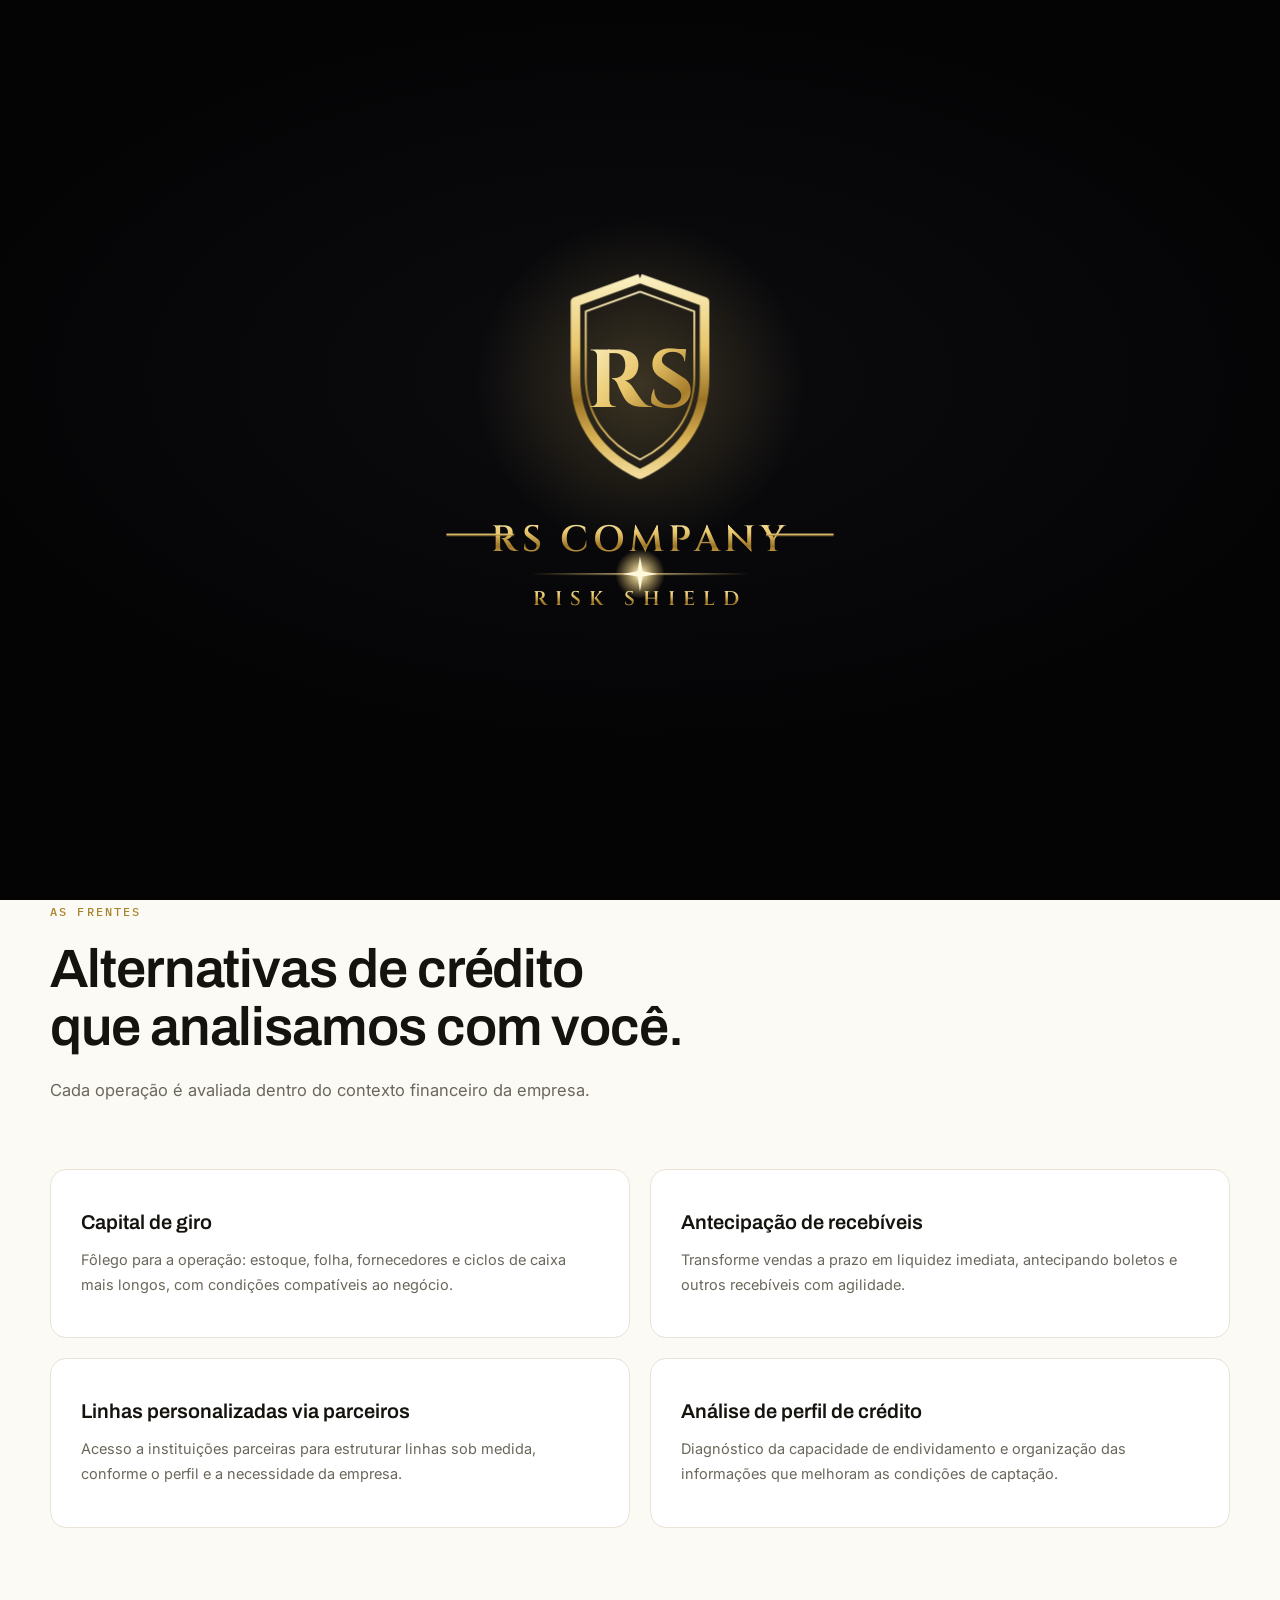
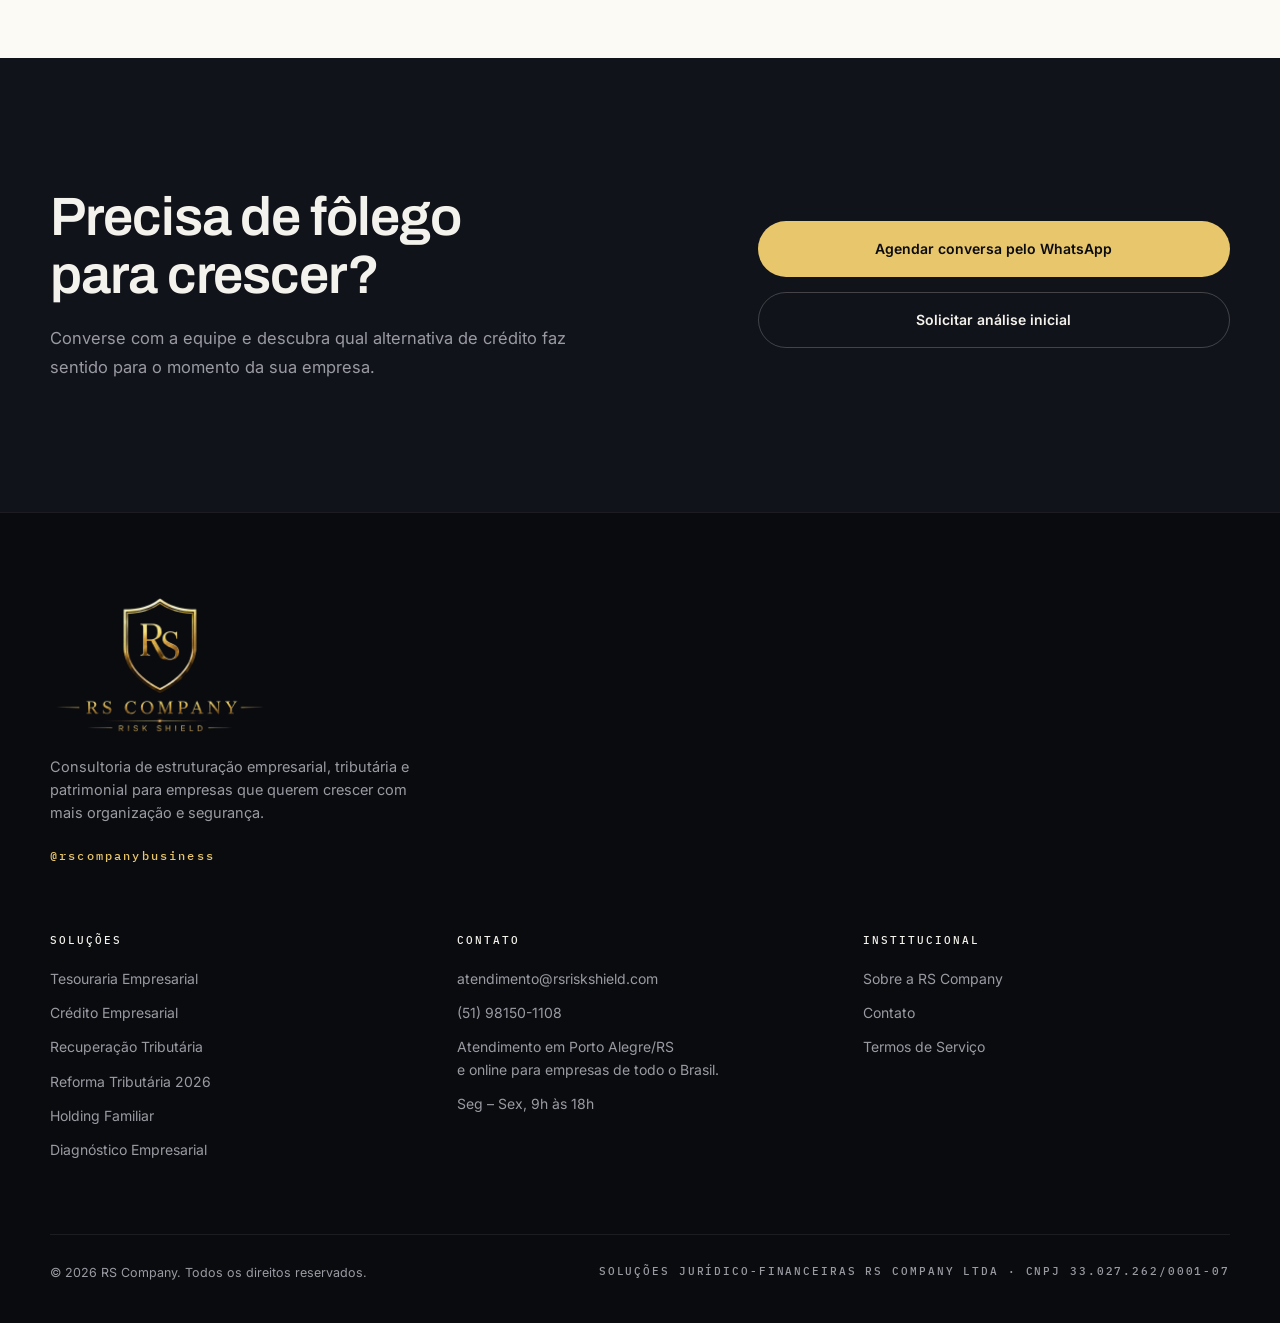
<file: credito-empresarial.html>
<!DOCTYPE html>
<html lang="pt-BR">
<head>
  <!-- Google tag (gtag.js) -->
  <script async src="https://www.googletagmanager.com/gtag/js?id=G-0TP6T1YDMH"></script>
  <script>
    window.dataLayer = window.dataLayer || [];
    function gtag(){dataLayer.push(arguments);}
    gtag('js', new Date());

    gtag('config', 'G-0TP6T1YDMH');
  </script>
  <meta charset="UTF-8" />
  <meta name="viewport" content="width=device-width, initial-scale=1.0" />
  <title>Crédito Empresarial: Capital de Giro e Recebíveis | RS Company</title>
  <meta name="description" content="Soluções de crédito empresarial para acelerar seus planos: capital de giro, antecipação de recebíveis e linhas personalizadas via parceiros." />
  <link rel="canonical" href="https://rsriskshield.com/credito-empresarial" />
  <meta property="og:title" content="Crédito Empresarial: Capital de Giro e Recebíveis | RS Company" />
  <meta property="og:description" content="Soluções de crédito empresarial para acelerar seus planos: capital de giro, antecipação de recebíveis e linhas personalizadas via parceiros." />
  <meta property="og:image" content="https://rsriskshield.com/og-image.jpg" />
  <meta property="og:url" content="https://rsriskshield.com/credito-empresarial" />
  <meta property="og:type" content="website" />
  <link rel="icon" href="/brasao-rs.svg" type="image/svg+xml" />
  <link rel="preconnect" href="https://fonts.googleapis.com" />
  <link rel="preconnect" href="https://fonts.gstatic.com" crossorigin />
  <link href="https://fonts.googleapis.com/css2?family=Archivo:wght@400;500;600;700&family=Inter:wght@400;500;600&family=IBM+Plex+Mono:wght@400;500&family=Cinzel:wght@600;700&display=swap" rel="stylesheet" />
  <link rel="stylesheet" href="/style.css" />
  <script>
    try {
      if (!sessionStorage.getItem("rs_intro") && !window.matchMedia("(prefers-reduced-motion: reduce)").matches) {
        document.documentElement.classList.add("is-loading");
      }
    } catch (e) {}
  </script>
</head>
<body>

  <div class="preloader" id="preloader" aria-hidden="true">
    <svg class="preloader__art" viewBox="0 0 600 540" fill="none" xmlns="http://www.w3.org/2000/svg">
      <defs>
        <linearGradient id="plGold" x1="0" y1="0" x2="0" y2="1">
          <stop offset="0" stop-color="#FBF0C0" />
          <stop offset="0.35" stop-color="#E8C66B" />
          <stop offset="0.62" stop-color="#9C7426" />
          <stop offset="0.82" stop-color="#D9B254" />
          <stop offset="1" stop-color="#F2DC9B" />
        </linearGradient>
        <linearGradient id="plGoldD" x1="0" y1="0" x2="1" y2="1">
          <stop offset="0" stop-color="#FFF6D0" />
          <stop offset="0.45" stop-color="#E8C66B" />
          <stop offset="0.75" stop-color="#A87E2C" />
          <stop offset="1" stop-color="#E8C66B" />
        </linearGradient>
        <linearGradient id="plLine" x1="0" y1="0" x2="1" y2="0">
          <stop offset="0" stop-color="#E8C66B" stop-opacity="0" />
          <stop offset="0.5" stop-color="#F2DC9B" />
          <stop offset="1" stop-color="#E8C66B" stop-opacity="0" />
        </linearGradient>
        <radialGradient id="plGlow" cx="0.5" cy="0.5" r="0.5">
          <stop offset="0" stop-color="#E8C66B" stop-opacity="0.22" />
          <stop offset="1" stop-color="#E8C66B" stop-opacity="0" />
        </radialGradient>
        <radialGradient id="plFlare" cx="0.5" cy="0.5" r="0.5">
          <stop offset="0" stop-color="#FFFDF2" />
          <stop offset="0.25" stop-color="#F2DC9B" stop-opacity="0.85" />
          <stop offset="1" stop-color="#E8C66B" stop-opacity="0" />
        </radialGradient>
        <mask id="plMask">
          <path d="M300 36 L388 68 V172 C388 236 351 279 300 303 C249 279 212 236 212 172 V68 Z" stroke="#fff" stroke-width="13" fill="none" />
          <path d="M300 54 L374 81 V170 C374 225 342 262 300 283 C258 262 226 225 226 170 V81 Z" stroke="#fff" stroke-width="2.5" fill="none" />
          <text x="300" y="212" text-anchor="middle" font-family="Cinzel, serif" font-size="112" font-weight="700" fill="#fff">RS</text>
          <text x="300" y="408" text-anchor="middle" font-family="Cinzel, serif" font-size="50" font-weight="600" letter-spacing="6" fill="#fff">RS COMPANY</text>
          <rect x="36" y="384" width="92" height="3" fill="#fff" />
          <rect x="472" y="384" width="92" height="3" fill="#fff" />
          <rect x="150" y="438" width="300" height="2" fill="#fff" />
          <text x="300" y="482" text-anchor="middle" font-family="Cinzel, serif" font-size="27" font-weight="600" letter-spacing="11" fill="#fff">RISK SHIELD</text>
        </mask>
      </defs>

      <circle class="pl2-glow" cx="300" cy="180" r="230" fill="url(#plGlow)" />

      <path class="pl2-draw pl2-outer" d="M300 36 L388 68 V172 C388 236 351 279 300 303 C249 279 212 236 212 172 V68 Z" stroke="url(#plGold)" stroke-width="13" />
      <path class="pl2-draw pl2-inner" d="M300 54 L374 81 V170 C374 225 342 262 300 283 C258 262 226 225 226 170 V81 Z" stroke="url(#plGold)" stroke-width="2.5" />

      <g class="pl2-rs">
        <text x="300" y="212" text-anchor="middle" font-family="Cinzel, serif" font-size="112" font-weight="700" fill="url(#plGoldD)">RS</text>
      </g>

      <g class="pl2-wordmark">
        <text x="300" y="408" text-anchor="middle" font-family="Cinzel, serif" font-size="50" font-weight="600" letter-spacing="6" fill="url(#plGold)">RS COMPANY</text>
      </g>
      <rect class="pl2-wline pl2-wline--l" x="36" y="384" width="92" height="3" fill="url(#plGold)" />
      <rect class="pl2-wline pl2-wline--r" x="472" y="384" width="92" height="3" fill="url(#plGold)" />

      <rect class="pl2-divider" x="150" y="438" width="300" height="2" fill="url(#plLine)" />
      <g class="pl2-flare">
        <circle cx="300" cy="439" r="34" fill="url(#plFlare)" />
        <path d="M300 415 L303.5 435.5 L324 439 L303.5 442.5 L300 463 L296.5 442.5 L276 439 L296.5 435.5 Z" fill="#FFF8DC" />
      </g>

      <g class="pl2-tag">
        <text x="300" y="482" text-anchor="middle" font-family="Cinzel, serif" font-size="27" font-weight="600" letter-spacing="11" fill="url(#plGold)">RISK SHIELD</text>
      </g>

      <g mask="url(#plMask)">
        <rect class="pl2-shine" x="-220" y="0" width="170" height="540" fill="#FFFDF0" opacity="0.85" transform="skewX(-18)" />
      </g>
    </svg>
  </div>

  <div class="cursor-dot" aria-hidden="true"></div>
  <div class="cursor-ring" aria-hidden="true"></div>

  <header class="nav" id="nav">
    <div class="nav__inner">
      <a href="/" class="nav__brand" data-cursor="hover">
        <img src="/brasao-rs.svg" class="nav__brand-emblem" alt="" width="34" height="37" aria-hidden="true" />
        <span class="nav__brand-rs">RS</span>
        <span class="nav__brand-divider"></span>
        <span class="nav__brand-shield">COMPANY</span>
      </a>
      <nav class="nav__links" aria-label="Navegação principal">
        <div class="nav__drop">
          <span class="nav__drop-trigger" tabindex="0" data-cursor="hover">Soluções</span>
          <div class="nav__drop-menu">
            <a href="/tesouraria-empresarial" data-cursor="hover">Tesouraria Empresarial</a>
            <a href="/credito-empresarial" data-cursor="hover">Crédito Empresarial</a>
            <a href="/recuperacao-tributaria" data-cursor="hover">Recuperação Tributária</a>
            <a href="/reforma-tributaria-2026" data-cursor="hover">Reforma Tributária 2026</a>
            <a href="/holding-familiar" data-cursor="hover">Holding Familiar</a>
          </div>
        </div>
        <a href="/diagnostico-empresarial" data-cursor="hover">Diagnóstico</a>
        <a href="/sobre" data-cursor="hover">Sobre</a>
        <a href="/contato" data-cursor="hover">Contato</a>
      </nav>
      <a href="/contato" class="nav__cta magnetic" data-cursor="hover">
        <span class="magnetic__inner">Análise inicial</span>
      </a>
      <button class="nav__burger" id="burger" aria-label="Abrir menu" aria-expanded="false">
        <span></span><span></span>
      </button>
    </div>
    <div class="nav__progress" id="navProgress"></div>
  </header>

  <div class="mobile-menu" id="mobileMenu" aria-hidden="true">
    <nav class="mobile-menu__links">
      <a href="/tesouraria-empresarial" style="--i:0">Tesouraria Empresarial</a>
      <a href="/credito-empresarial" style="--i:1">Crédito Empresarial</a>
      <a href="/recuperacao-tributaria" style="--i:2">Recuperação Tributária</a>
      <a href="/reforma-tributaria-2026" style="--i:3">Reforma Tributária 2026</a>
      <a href="/holding-familiar" style="--i:4">Holding Familiar</a>
      <a href="/diagnostico-empresarial" style="--i:5">Diagnóstico Empresarial</a>
      <a href="/sobre" style="--i:6">Sobre</a>
      <a href="/contato" style="--i:7" class="mobile-menu__cta">Falar com a RS Company</a>
    </nav>
    <div class="mobile-menu__footer">
      <a href="https://wa.me/5551981501108">(51) 98150-1108</a>
      <a href="mailto:atendimento@rsriskshield.com">atendimento@rsriskshield.com</a>
    </div>
  </div>

  <main>

    <section class="page-hero theme-dark">
      <div class="page-hero__glow" aria-hidden="true"></div>
      <div class="container">
        <p class="eyebrow mono eyebrow--gold reveal-load" style="--d:.05s">RS COMPANY · SOLUÇÕES</p>
        <h1 class="page-hero__title reveal-load" style="--d:.15s">Crédito empresarial<br /><span class="gold">estratégico</span> para sua empresa.</h1>
        <p class="hero__sub reveal-load" style="--d:.3s">Acesso a alternativas de crédito alinhadas ao momento do negócio — sem improviso e com análise técnica do que faz sentido para o seu caixa.</p>
        <div class="hero__actions reveal-load" style="--d:.45s">
          <a href="https://wa.me/5551981501108" class="btn btn--gold magnetic" data-cursor="hover"><span class="magnetic__inner">Agendar conversa pelo WhatsApp</span></a>
          <a href="/contato" class="btn btn--ghost magnetic" data-cursor="hover"><span class="magnetic__inner">Solicitar análise inicial</span></a>
        </div>
      </div>
    </section>

    <section class="section theme-light">
      <div class="container">
        <div class="section__head reveal">
          <p class="eyebrow mono">AS FRENTES</p>
          <h2 class="section__title">Alternativas de crédito<br />que analisamos com você.</h2>
          <p class="section__lead">Cada operação é avaliada dentro do contexto financeiro da empresa.</p>
        </div>
        <div class="services services--two">
          <article class="service reveal" style="--d:0.00s" data-cursor="hover">
            <h3>Capital de giro</h3>
            <p>Fôlego para a operação: estoque, folha, fornecedores e ciclos de caixa mais longos, com condições compatíveis ao negócio.</p>
          </article>
          <article class="service reveal" style="--d:0.06s" data-cursor="hover">
            <h3>Antecipação de recebíveis</h3>
            <p>Transforme vendas a prazo em liquidez imediata, antecipando boletos e outros recebíveis com agilidade.</p>
          </article>
          <article class="service reveal" style="--d:0.12s" data-cursor="hover">
            <h3>Linhas personalizadas via parceiros</h3>
            <p>Acesso a instituições parceiras para estruturar linhas sob medida, conforme o perfil e a necessidade da empresa.</p>
          </article>
          <article class="service reveal" style="--d:0.18s" data-cursor="hover">
            <h3>Análise de perfil de crédito</h3>
            <p>Diagnóstico da capacidade de endividamento e organização das informações que melhoram as condições de captação.</p>
          </article>
        </div>
      </div>
    </section>

    <section class="section theme-dark ctaband">
      <div class="container ctaband__inner">
        <div>
          <h2 class="section__title reveal">Precisa de fôlego<br />para crescer?</h2>
          <p class="section__lead section__lead--dark reveal">Converse com a equipe e descubra qual alternativa de crédito faz sentido para o momento da sua empresa.</p>
        </div>
        <div class="ctaband__actions reveal">
          <a href="https://wa.me/5551981501108" class="btn btn--gold magnetic" data-cursor="hover"><span class="magnetic__inner">Agendar conversa pelo WhatsApp</span></a>
          <a href="/contato" class="btn btn--ghost magnetic" data-cursor="hover"><span class="magnetic__inner">Solicitar análise inicial</span></a>
        </div>
      </div>
    </section>

  </main>

  <footer class="footer theme-dark">
    <div class="container">
      <div class="footer__top">
        <img src="/logo-rs-transparente.webp" alt="RS Company — Risk Shield, consultoria de estruturação empresarial" class="footer__logo" width="220" height="145" loading="lazy" />
        <p class="footer__desc">Consultoria de estruturação empresarial, tributária e patrimonial para empresas que querem crescer com mais organização e segurança.</p>
        <a href="https://www.instagram.com/rscompanybusiness/" class="footer__ig mono" data-cursor="hover">@rscompanybusiness</a>
      </div>

      <div class="footer__cols">
        <div class="footer__col">
          <span class="mono footer__col-title">SOLUÇÕES</span>
          <a href="/tesouraria-empresarial">Tesouraria Empresarial</a>
          <a href="/credito-empresarial">Crédito Empresarial</a>
          <a href="/recuperacao-tributaria">Recuperação Tributária</a>
          <a href="/reforma-tributaria-2026">Reforma Tributária 2026</a>
          <a href="/holding-familiar">Holding Familiar</a>
          <a href="/diagnostico-empresarial">Diagnóstico Empresarial</a>
        </div>
        <div class="footer__col">
          <span class="mono footer__col-title">CONTATO</span>
          <a href="mailto:atendimento@rsriskshield.com">atendimento@rsriskshield.com</a>
          <a href="https://wa.me/5551981501108">(51) 98150-1108</a>
          <span>Atendimento em Porto Alegre/RS<br />e online para empresas de todo o Brasil.</span>
          <span>Seg – Sex, 9h às 18h</span>
        </div>
        <div class="footer__col">
          <span class="mono footer__col-title">INSTITUCIONAL</span>
          <a href="/sobre">Sobre a RS Company</a>
          <a href="/contato">Contato</a>
          <a href="/termos">Termos de Serviço</a>
        </div>
      </div>

      <div class="footer__bottom">
        <span>© 2026 RS Company. Todos os direitos reservados.</span>
        <span class="mono">SOLUÇÕES JURÍDICO-FINANCEIRAS RS COMPANY LTDA · CNPJ 33.027.262/0001-07</span>
      </div>
    </div>
  </footer>

  <script src="/script.js"></script>
</body>
</html>
</file>
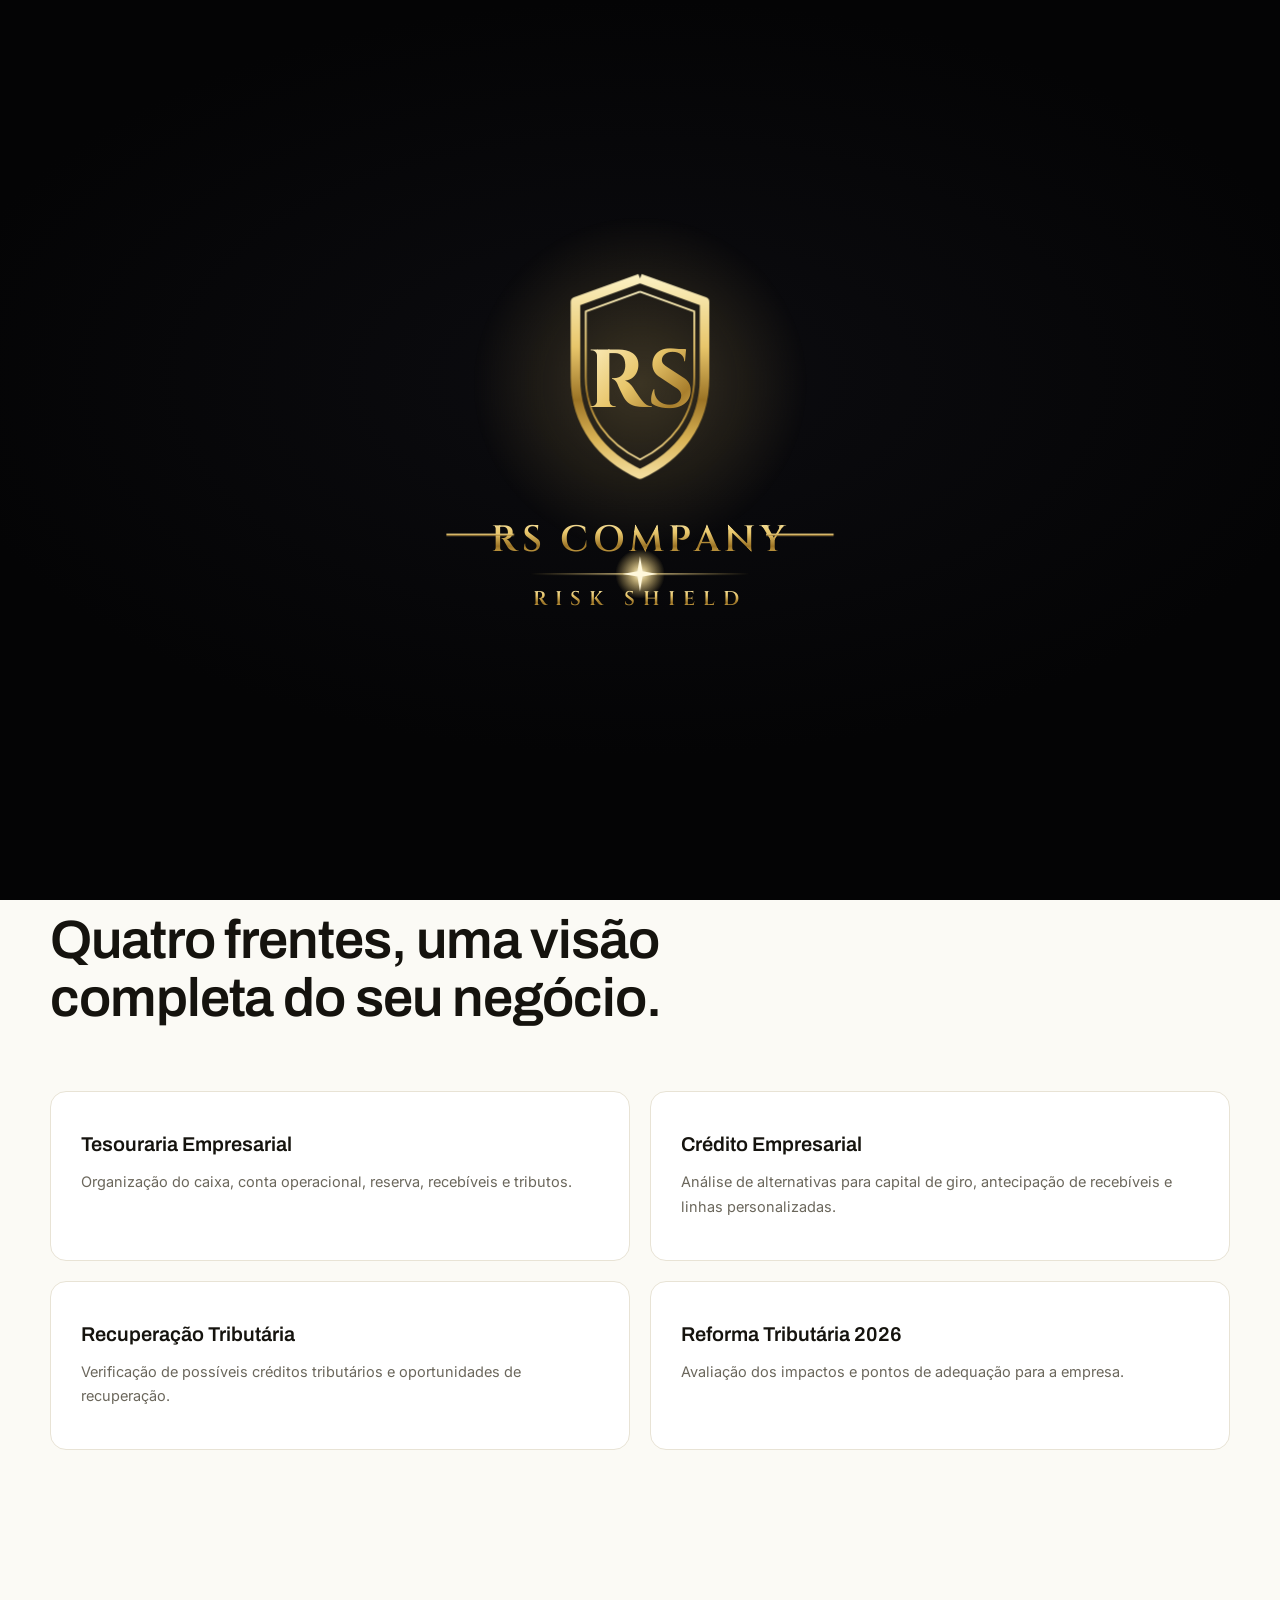
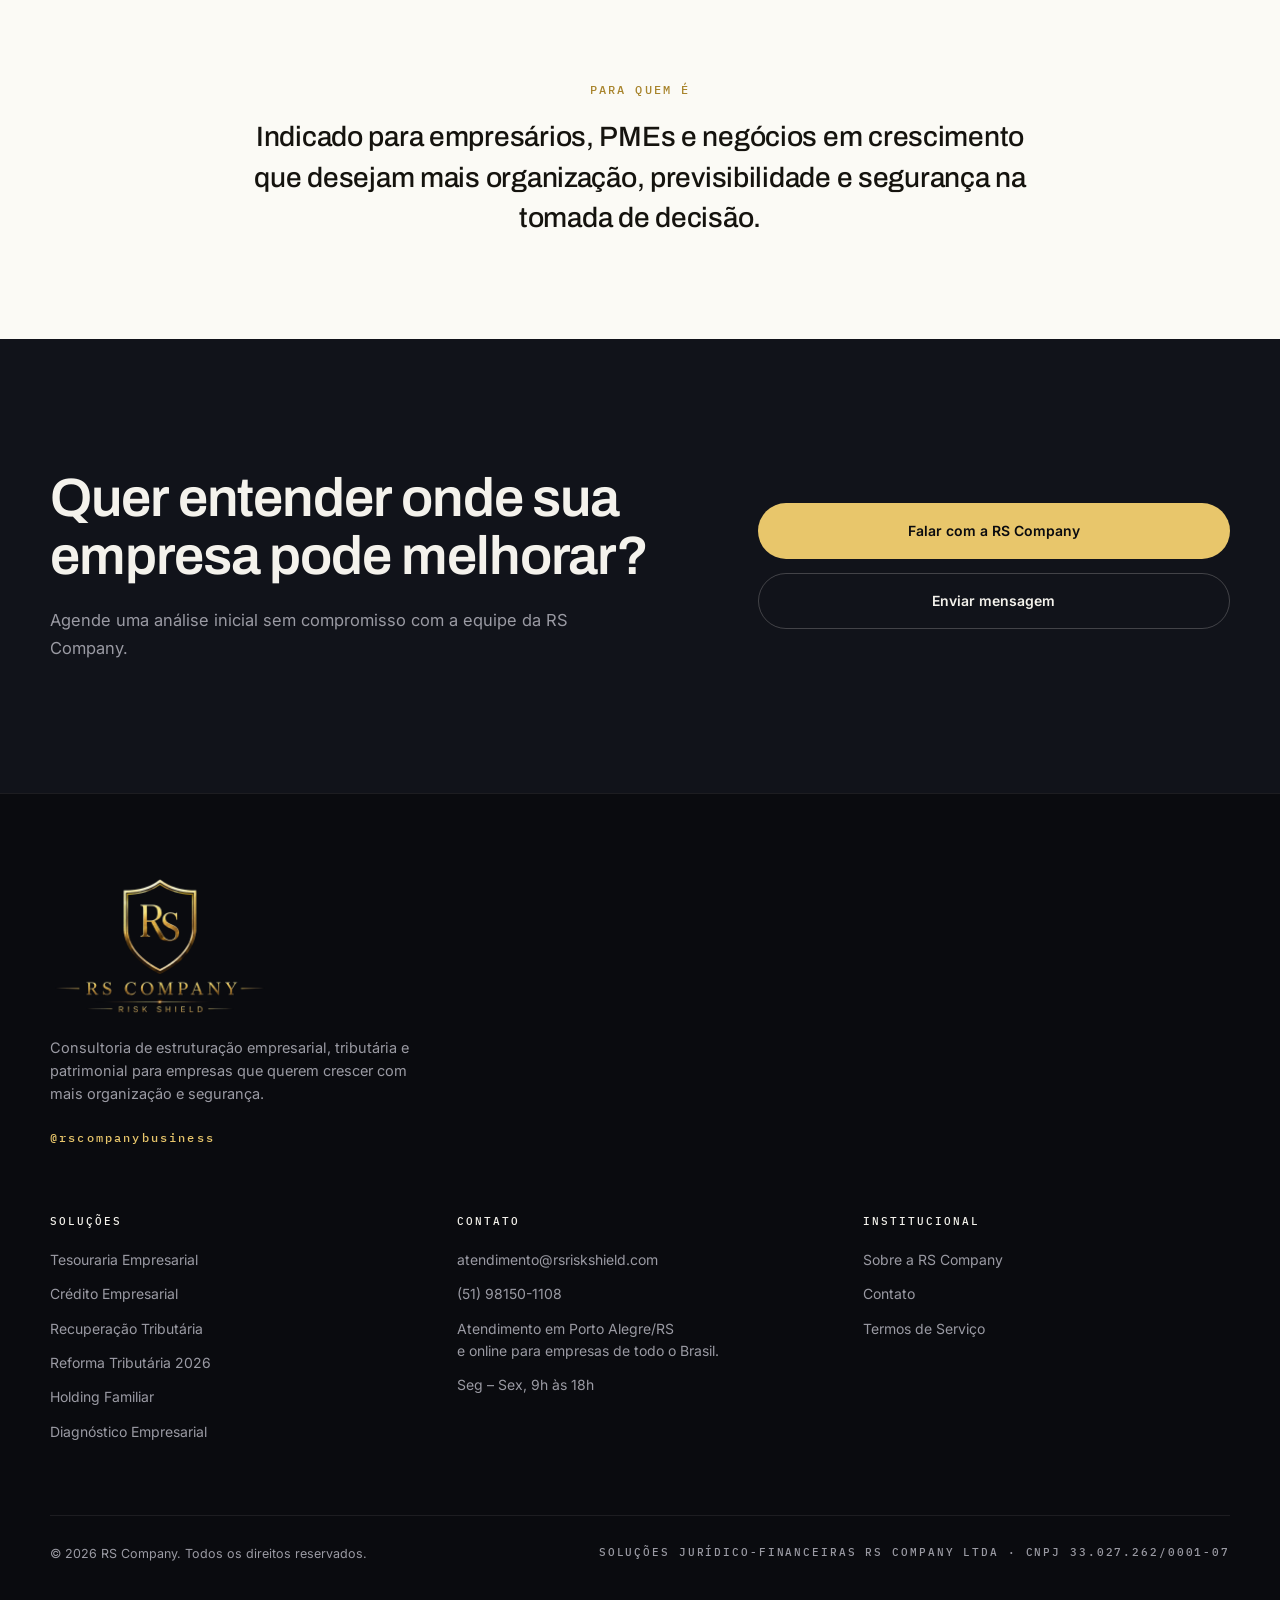
<file: diagnostico-empresarial.html>
<!DOCTYPE html>
<html lang="pt-BR">
<head>
  <!-- Google tag (gtag.js) -->
  <script async src="https://www.googletagmanager.com/gtag/js?id=G-0TP6T1YDMH"></script>
  <script>
    window.dataLayer = window.dataLayer || [];
    function gtag(){dataLayer.push(arguments);}
    gtag('js', new Date());

    gtag('config', 'G-0TP6T1YDMH');
  </script>
  <meta charset="UTF-8" />
  <meta name="viewport" content="width=device-width, initial-scale=1.0" />
  <title>Diagnóstico Empresarial para PMEs | RS Company</title>
  <meta name="description" content="Análise inicial da estrutura financeira, tributária e de crédito da sua empresa. Tesouraria, crédito, recuperação tributária e Reforma Tributária 2026." />
  <link rel="canonical" href="https://rsriskshield.com/diagnostico-empresarial" />
  <meta property="og:title" content="Diagnóstico Empresarial para PMEs | RS Company" />
  <meta property="og:description" content="Análise inicial da estrutura financeira, tributária e de crédito da sua empresa. Tesouraria, crédito, recuperação tributária e Reforma Tributária 2026." />
  <meta property="og:image" content="https://rsriskshield.com/og-image.jpg" />
  <meta property="og:url" content="https://rsriskshield.com/diagnostico-empresarial" />
  <meta property="og:type" content="website" />
  <link rel="icon" href="/brasao-rs.svg" type="image/svg+xml" />
  <link rel="preconnect" href="https://fonts.googleapis.com" />
  <link rel="preconnect" href="https://fonts.gstatic.com" crossorigin />
  <link href="https://fonts.googleapis.com/css2?family=Archivo:wght@400;500;600;700&family=Inter:wght@400;500;600&family=IBM+Plex+Mono:wght@400;500&family=Cinzel:wght@600;700&display=swap" rel="stylesheet" />
  <link rel="stylesheet" href="/style.css" />
  <script>
    try {
      if (!sessionStorage.getItem("rs_intro") && !window.matchMedia("(prefers-reduced-motion: reduce)").matches) {
        document.documentElement.classList.add("is-loading");
      }
    } catch (e) {}
  </script>
</head>
<body>

  <div class="preloader" id="preloader" aria-hidden="true">
    <svg class="preloader__art" viewBox="0 0 600 540" fill="none" xmlns="http://www.w3.org/2000/svg">
      <defs>
        <linearGradient id="plGold" x1="0" y1="0" x2="0" y2="1">
          <stop offset="0" stop-color="#FBF0C0" />
          <stop offset="0.35" stop-color="#E8C66B" />
          <stop offset="0.62" stop-color="#9C7426" />
          <stop offset="0.82" stop-color="#D9B254" />
          <stop offset="1" stop-color="#F2DC9B" />
        </linearGradient>
        <linearGradient id="plGoldD" x1="0" y1="0" x2="1" y2="1">
          <stop offset="0" stop-color="#FFF6D0" />
          <stop offset="0.45" stop-color="#E8C66B" />
          <stop offset="0.75" stop-color="#A87E2C" />
          <stop offset="1" stop-color="#E8C66B" />
        </linearGradient>
        <linearGradient id="plLine" x1="0" y1="0" x2="1" y2="0">
          <stop offset="0" stop-color="#E8C66B" stop-opacity="0" />
          <stop offset="0.5" stop-color="#F2DC9B" />
          <stop offset="1" stop-color="#E8C66B" stop-opacity="0" />
        </linearGradient>
        <radialGradient id="plGlow" cx="0.5" cy="0.5" r="0.5">
          <stop offset="0" stop-color="#E8C66B" stop-opacity="0.22" />
          <stop offset="1" stop-color="#E8C66B" stop-opacity="0" />
        </radialGradient>
        <radialGradient id="plFlare" cx="0.5" cy="0.5" r="0.5">
          <stop offset="0" stop-color="#FFFDF2" />
          <stop offset="0.25" stop-color="#F2DC9B" stop-opacity="0.85" />
          <stop offset="1" stop-color="#E8C66B" stop-opacity="0" />
        </radialGradient>
        <mask id="plMask">
          <path d="M300 36 L388 68 V172 C388 236 351 279 300 303 C249 279 212 236 212 172 V68 Z" stroke="#fff" stroke-width="13" fill="none" />
          <path d="M300 54 L374 81 V170 C374 225 342 262 300 283 C258 262 226 225 226 170 V81 Z" stroke="#fff" stroke-width="2.5" fill="none" />
          <text x="300" y="212" text-anchor="middle" font-family="Cinzel, serif" font-size="112" font-weight="700" fill="#fff">RS</text>
          <text x="300" y="408" text-anchor="middle" font-family="Cinzel, serif" font-size="50" font-weight="600" letter-spacing="6" fill="#fff">RS COMPANY</text>
          <rect x="36" y="384" width="92" height="3" fill="#fff" />
          <rect x="472" y="384" width="92" height="3" fill="#fff" />
          <rect x="150" y="438" width="300" height="2" fill="#fff" />
          <text x="300" y="482" text-anchor="middle" font-family="Cinzel, serif" font-size="27" font-weight="600" letter-spacing="11" fill="#fff">RISK SHIELD</text>
        </mask>
      </defs>

      <circle class="pl2-glow" cx="300" cy="180" r="230" fill="url(#plGlow)" />

      <path class="pl2-draw pl2-outer" d="M300 36 L388 68 V172 C388 236 351 279 300 303 C249 279 212 236 212 172 V68 Z" stroke="url(#plGold)" stroke-width="13" />
      <path class="pl2-draw pl2-inner" d="M300 54 L374 81 V170 C374 225 342 262 300 283 C258 262 226 225 226 170 V81 Z" stroke="url(#plGold)" stroke-width="2.5" />

      <g class="pl2-rs">
        <text x="300" y="212" text-anchor="middle" font-family="Cinzel, serif" font-size="112" font-weight="700" fill="url(#plGoldD)">RS</text>
      </g>

      <g class="pl2-wordmark">
        <text x="300" y="408" text-anchor="middle" font-family="Cinzel, serif" font-size="50" font-weight="600" letter-spacing="6" fill="url(#plGold)">RS COMPANY</text>
      </g>
      <rect class="pl2-wline pl2-wline--l" x="36" y="384" width="92" height="3" fill="url(#plGold)" />
      <rect class="pl2-wline pl2-wline--r" x="472" y="384" width="92" height="3" fill="url(#plGold)" />

      <rect class="pl2-divider" x="150" y="438" width="300" height="2" fill="url(#plLine)" />
      <g class="pl2-flare">
        <circle cx="300" cy="439" r="34" fill="url(#plFlare)" />
        <path d="M300 415 L303.5 435.5 L324 439 L303.5 442.5 L300 463 L296.5 442.5 L276 439 L296.5 435.5 Z" fill="#FFF8DC" />
      </g>

      <g class="pl2-tag">
        <text x="300" y="482" text-anchor="middle" font-family="Cinzel, serif" font-size="27" font-weight="600" letter-spacing="11" fill="url(#plGold)">RISK SHIELD</text>
      </g>

      <g mask="url(#plMask)">
        <rect class="pl2-shine" x="-220" y="0" width="170" height="540" fill="#FFFDF0" opacity="0.85" transform="skewX(-18)" />
      </g>
    </svg>
  </div>

  <div class="cursor-dot" aria-hidden="true"></div>
  <div class="cursor-ring" aria-hidden="true"></div>

  <header class="nav" id="nav">
    <div class="nav__inner">
      <a href="/" class="nav__brand" data-cursor="hover">
        <img src="/brasao-rs.svg" class="nav__brand-emblem" alt="" width="34" height="37" aria-hidden="true" />
        <span class="nav__brand-rs">RS</span>
        <span class="nav__brand-divider"></span>
        <span class="nav__brand-shield">COMPANY</span>
      </a>
      <nav class="nav__links" aria-label="Navegação principal">
        <div class="nav__drop">
          <span class="nav__drop-trigger" tabindex="0" data-cursor="hover">Soluções</span>
          <div class="nav__drop-menu">
            <a href="/tesouraria-empresarial" data-cursor="hover">Tesouraria Empresarial</a>
            <a href="/credito-empresarial" data-cursor="hover">Crédito Empresarial</a>
            <a href="/recuperacao-tributaria" data-cursor="hover">Recuperação Tributária</a>
            <a href="/reforma-tributaria-2026" data-cursor="hover">Reforma Tributária 2026</a>
            <a href="/holding-familiar" data-cursor="hover">Holding Familiar</a>
          </div>
        </div>
        <a href="/diagnostico-empresarial" data-cursor="hover">Diagnóstico</a>
        <a href="/sobre" data-cursor="hover">Sobre</a>
        <a href="/contato" data-cursor="hover">Contato</a>
      </nav>
      <a href="/contato" class="nav__cta magnetic" data-cursor="hover">
        <span class="magnetic__inner">Análise inicial</span>
      </a>
      <button class="nav__burger" id="burger" aria-label="Abrir menu" aria-expanded="false">
        <span></span><span></span>
      </button>
    </div>
    <div class="nav__progress" id="navProgress"></div>
  </header>

  <div class="mobile-menu" id="mobileMenu" aria-hidden="true">
    <nav class="mobile-menu__links">
      <a href="/tesouraria-empresarial" style="--i:0">Tesouraria Empresarial</a>
      <a href="/credito-empresarial" style="--i:1">Crédito Empresarial</a>
      <a href="/recuperacao-tributaria" style="--i:2">Recuperação Tributária</a>
      <a href="/reforma-tributaria-2026" style="--i:3">Reforma Tributária 2026</a>
      <a href="/holding-familiar" style="--i:4">Holding Familiar</a>
      <a href="/diagnostico-empresarial" style="--i:5">Diagnóstico Empresarial</a>
      <a href="/sobre" style="--i:6">Sobre</a>
      <a href="/contato" style="--i:7" class="mobile-menu__cta">Falar com a RS Company</a>
    </nav>
    <div class="mobile-menu__footer">
      <a href="https://wa.me/5551981501108">(51) 98150-1108</a>
      <a href="mailto:atendimento@rsriskshield.com">atendimento@rsriskshield.com</a>
    </div>
  </div>

  <main>
    <section class="page-hero theme-dark">
      <div class="page-hero__glow" aria-hidden="true"></div>
      <div class="container">
        <p class="eyebrow mono eyebrow--gold reveal-load" style="--d:.05s">RS COMPANY · ANÁLISE INICIAL SEM COMPROMISSO</p>
        <h1 class="page-hero__title reveal-load" style="--d:.15s">Diagnóstico empresarial para empresas que querem crescer com <span class="gold">mais estrutura</span>.</h1>
        <p class="hero__sub reveal-load" style="--d:.3s">Análise inicial da estrutura financeira, tributária e de crédito da sua empresa.</p>
        <div class="hero__actions reveal-load" style="--d:.45s">
          <a href="https://wa.me/5551981501108" class="btn btn--gold magnetic" data-cursor="hover"><span class="magnetic__inner">Agendar conversa pelo WhatsApp</span></a>
        </div>
      </div>
    </section>

    <section class="section theme-light">
      <div class="container">
        <div class="section__head reveal">
          <p class="eyebrow mono">O QUE ANALISAMOS</p>
          <h2 class="section__title">Quatro frentes, uma visão<br />completa do seu negócio.</h2>
          
        </div>
        <div class="services services--two">
          <article class="service reveal" style="--d:0.00s" data-cursor="hover">
            <h3>Tesouraria Empresarial</h3>
            <p>Organização do caixa, conta operacional, reserva, recebíveis e tributos.</p>
          </article>
          <article class="service reveal" style="--d:0.06s" data-cursor="hover">
            <h3>Crédito Empresarial</h3>
            <p>Análise de alternativas para capital de giro, antecipação de recebíveis e linhas personalizadas.</p>
          </article>
          <article class="service reveal" style="--d:0.12s" data-cursor="hover">
            <h3>Recuperação Tributária</h3>
            <p>Verificação de possíveis créditos tributários e oportunidades de recuperação.</p>
          </article>
          <article class="service reveal" style="--d:0.18s" data-cursor="hover">
            <h3>Reforma Tributária 2026</h3>
            <p>Avaliação dos impactos e pontos de adequação para a empresa.</p>
          </article>
        </div>
      </div>
    </section>

    <section class="section section--tight theme-light">
      <div class="container container--narrow" style="text-align:center;">
        <p class="eyebrow mono reveal" style="display:block;">PARA QUEM É</p>
        <p class="diag__quote reveal">Indicado para empresários, PMEs e negócios em crescimento que desejam mais organização, previsibilidade e segurança na tomada de decisão.</p>
      </div>
    </section>

    <section class="section theme-dark ctaband">
      <div class="container ctaband__inner">
        <div>
          <h2 class="section__title reveal">Quer entender onde sua<br />empresa pode melhorar?</h2>
          <p class="section__lead section__lead--dark reveal">Agende uma análise inicial sem compromisso com a equipe da RS Company.</p>
        </div>
        <div class="ctaband__actions reveal">
          <a href="https://wa.me/5551981501108" class="btn btn--gold magnetic" data-cursor="hover"><span class="magnetic__inner">Falar com a RS Company</span></a>
          <a href="/contato" class="btn btn--ghost magnetic" data-cursor="hover"><span class="magnetic__inner">Enviar mensagem</span></a>
        </div>
      </div>
    </section>

  </main>

  <footer class="footer theme-dark">
    <div class="container">
      <div class="footer__top">
        <img src="/logo-rs-transparente.webp" alt="RS Company — Risk Shield, consultoria de estruturação empresarial" class="footer__logo" width="220" height="145" loading="lazy" />
        <p class="footer__desc">Consultoria de estruturação empresarial, tributária e patrimonial para empresas que querem crescer com mais organização e segurança.</p>
        <a href="https://www.instagram.com/rscompanybusiness/" class="footer__ig mono" data-cursor="hover">@rscompanybusiness</a>
      </div>

      <div class="footer__cols">
        <div class="footer__col">
          <span class="mono footer__col-title">SOLUÇÕES</span>
          <a href="/tesouraria-empresarial">Tesouraria Empresarial</a>
          <a href="/credito-empresarial">Crédito Empresarial</a>
          <a href="/recuperacao-tributaria">Recuperação Tributária</a>
          <a href="/reforma-tributaria-2026">Reforma Tributária 2026</a>
          <a href="/holding-familiar">Holding Familiar</a>
          <a href="/diagnostico-empresarial">Diagnóstico Empresarial</a>
        </div>
        <div class="footer__col">
          <span class="mono footer__col-title">CONTATO</span>
          <a href="mailto:atendimento@rsriskshield.com">atendimento@rsriskshield.com</a>
          <a href="https://wa.me/5551981501108">(51) 98150-1108</a>
          <span>Atendimento em Porto Alegre/RS<br />e online para empresas de todo o Brasil.</span>
          <span>Seg – Sex, 9h às 18h</span>
        </div>
        <div class="footer__col">
          <span class="mono footer__col-title">INSTITUCIONAL</span>
          <a href="/sobre">Sobre a RS Company</a>
          <a href="/contato">Contato</a>
          <a href="/termos">Termos de Serviço</a>
        </div>
      </div>

      <div class="footer__bottom">
        <span>© 2026 RS Company. Todos os direitos reservados.</span>
        <span class="mono">SOLUÇÕES JURÍDICO-FINANCEIRAS RS COMPANY LTDA · CNPJ 33.027.262/0001-07</span>
      </div>
    </div>
  </footer>

  <script src="/script.js"></script>
</body>
</html>
</file>
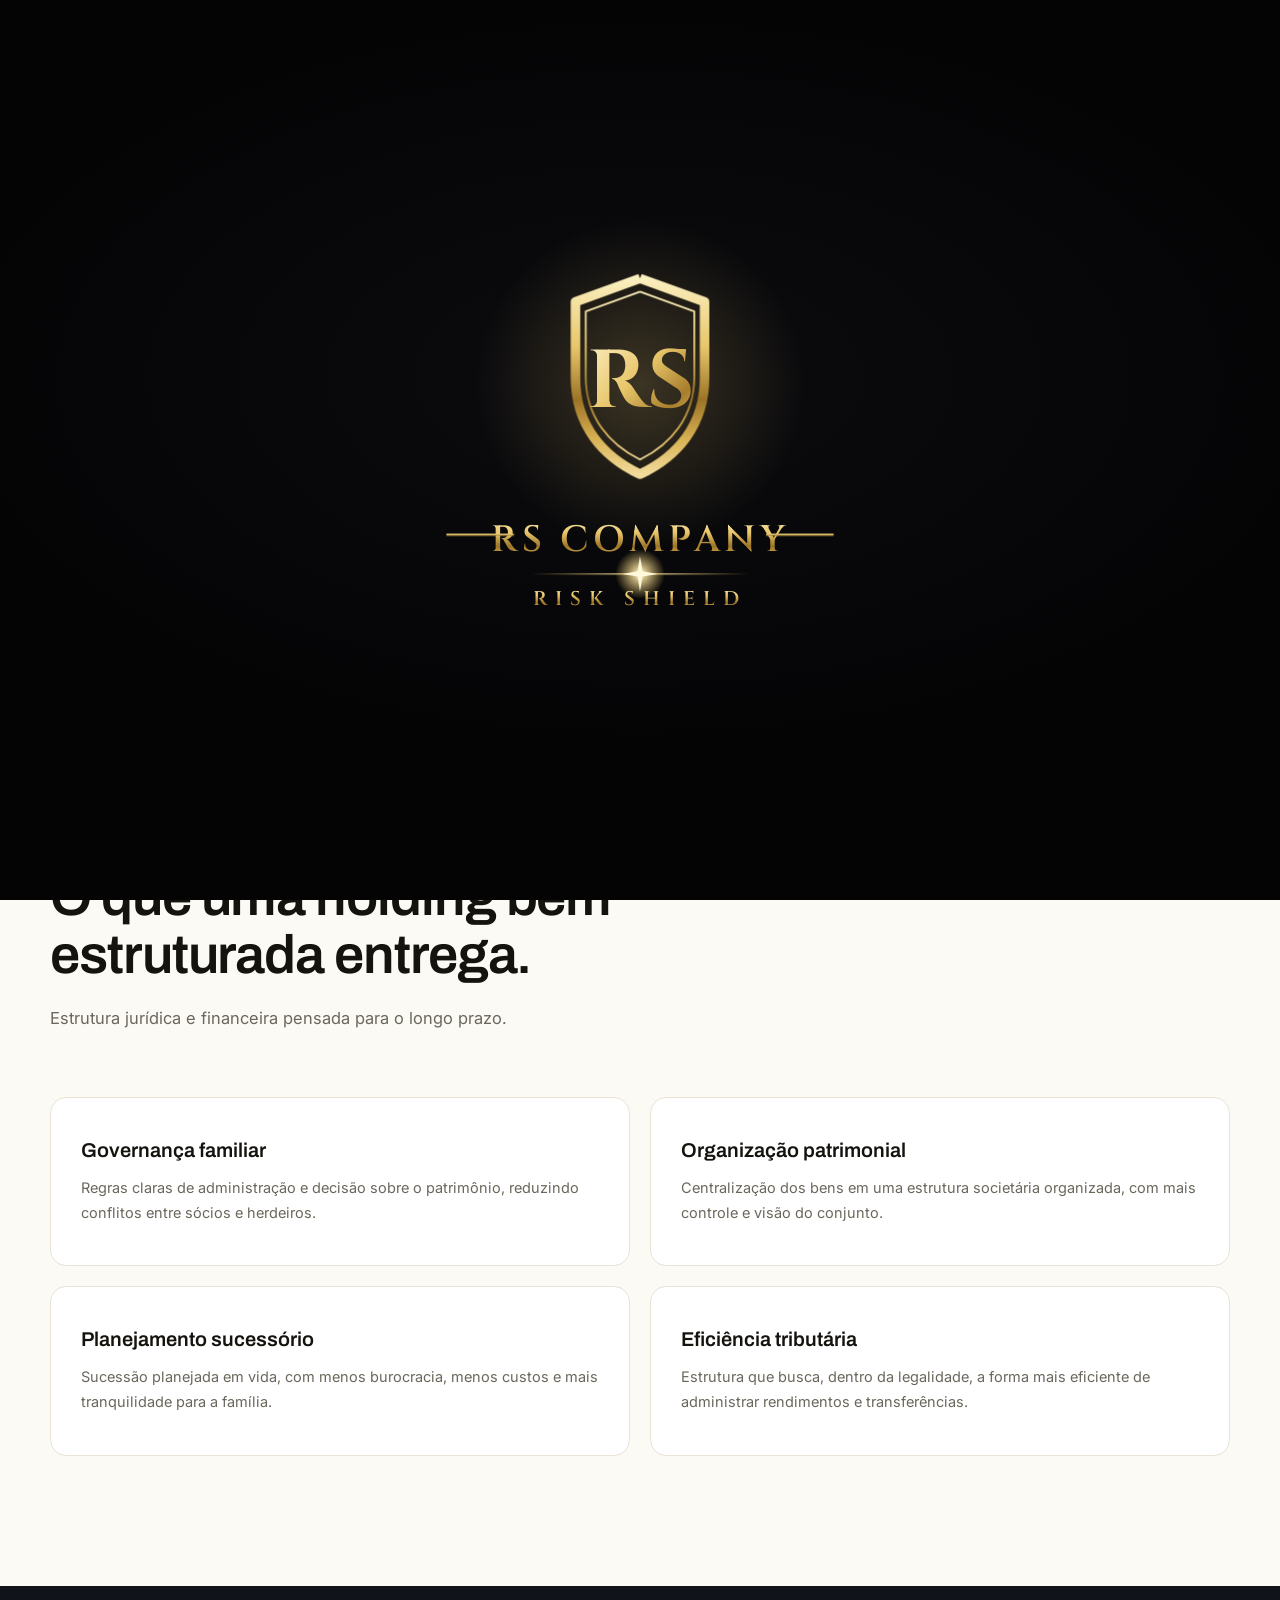
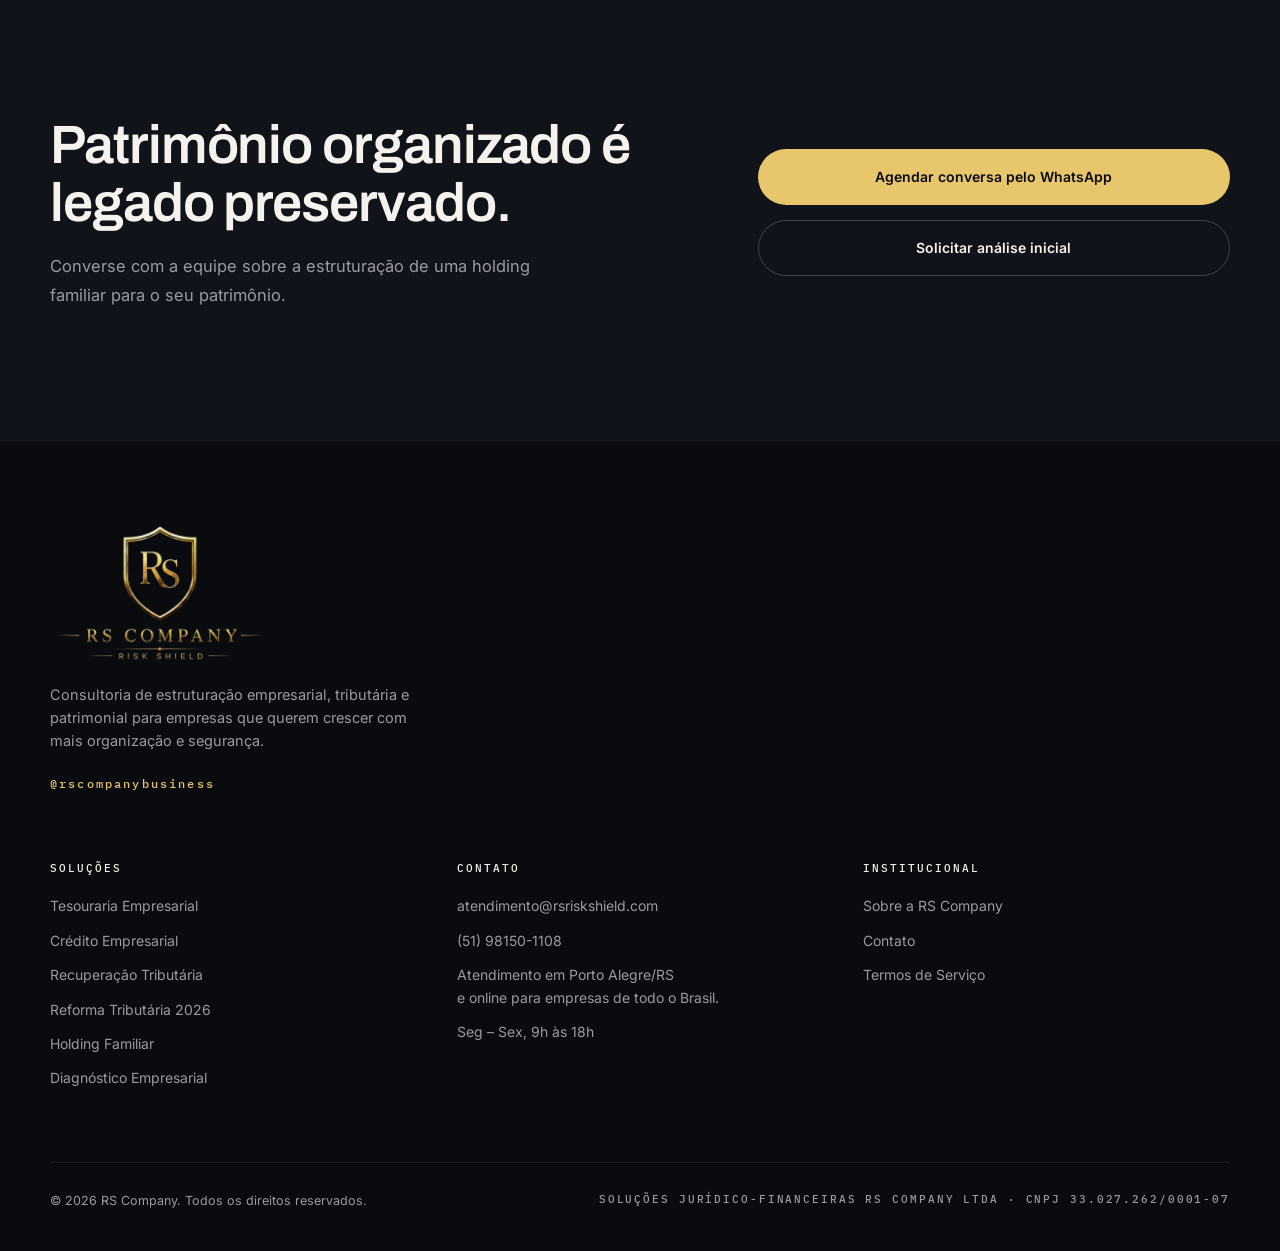
<file: holding-familiar.html>
<!DOCTYPE html>
<html lang="pt-BR">
<head>
  <!-- Google tag (gtag.js) -->
  <script async src="https://www.googletagmanager.com/gtag/js?id=G-0TP6T1YDMH"></script>
  <script>
    window.dataLayer = window.dataLayer || [];
    function gtag(){dataLayer.push(arguments);}
    gtag('js', new Date());

    gtag('config', 'G-0TP6T1YDMH');
  </script>
  <meta charset="UTF-8" />
  <meta name="viewport" content="width=device-width, initial-scale=1.0" />
  <title>Holding Familiar e Planejamento Patrimonial | RS Company</title>
  <meta name="description" content="Estruture seu patrimônio com holding familiar: governança, proteção e planejamento sucessório. Consultoria patrimonial em Porto Alegre/RS." />
  <link rel="canonical" href="https://rsriskshield.com/holding-familiar" />
  <meta property="og:title" content="Holding Familiar e Planejamento Patrimonial | RS Company" />
  <meta property="og:description" content="Estruture seu patrimônio com holding familiar: governança, proteção e planejamento sucessório. Consultoria patrimonial em Porto Alegre/RS." />
  <meta property="og:image" content="https://rsriskshield.com/og-image.jpg" />
  <meta property="og:url" content="https://rsriskshield.com/holding-familiar" />
  <meta property="og:type" content="website" />
  <link rel="icon" href="/brasao-rs.svg" type="image/svg+xml" />
  <link rel="preconnect" href="https://fonts.googleapis.com" />
  <link rel="preconnect" href="https://fonts.gstatic.com" crossorigin />
  <link href="https://fonts.googleapis.com/css2?family=Archivo:wght@400;500;600;700&family=Inter:wght@400;500;600&family=IBM+Plex+Mono:wght@400;500&family=Cinzel:wght@600;700&display=swap" rel="stylesheet" />
  <link rel="stylesheet" href="/style.css" />
  <script>
    try {
      if (!sessionStorage.getItem("rs_intro") && !window.matchMedia("(prefers-reduced-motion: reduce)").matches) {
        document.documentElement.classList.add("is-loading");
      }
    } catch (e) {}
  </script>
</head>
<body>

  <div class="preloader" id="preloader" aria-hidden="true">
    <svg class="preloader__art" viewBox="0 0 600 540" fill="none" xmlns="http://www.w3.org/2000/svg">
      <defs>
        <linearGradient id="plGold" x1="0" y1="0" x2="0" y2="1">
          <stop offset="0" stop-color="#FBF0C0" />
          <stop offset="0.35" stop-color="#E8C66B" />
          <stop offset="0.62" stop-color="#9C7426" />
          <stop offset="0.82" stop-color="#D9B254" />
          <stop offset="1" stop-color="#F2DC9B" />
        </linearGradient>
        <linearGradient id="plGoldD" x1="0" y1="0" x2="1" y2="1">
          <stop offset="0" stop-color="#FFF6D0" />
          <stop offset="0.45" stop-color="#E8C66B" />
          <stop offset="0.75" stop-color="#A87E2C" />
          <stop offset="1" stop-color="#E8C66B" />
        </linearGradient>
        <linearGradient id="plLine" x1="0" y1="0" x2="1" y2="0">
          <stop offset="0" stop-color="#E8C66B" stop-opacity="0" />
          <stop offset="0.5" stop-color="#F2DC9B" />
          <stop offset="1" stop-color="#E8C66B" stop-opacity="0" />
        </linearGradient>
        <radialGradient id="plGlow" cx="0.5" cy="0.5" r="0.5">
          <stop offset="0" stop-color="#E8C66B" stop-opacity="0.22" />
          <stop offset="1" stop-color="#E8C66B" stop-opacity="0" />
        </radialGradient>
        <radialGradient id="plFlare" cx="0.5" cy="0.5" r="0.5">
          <stop offset="0" stop-color="#FFFDF2" />
          <stop offset="0.25" stop-color="#F2DC9B" stop-opacity="0.85" />
          <stop offset="1" stop-color="#E8C66B" stop-opacity="0" />
        </radialGradient>
        <mask id="plMask">
          <path d="M300 36 L388 68 V172 C388 236 351 279 300 303 C249 279 212 236 212 172 V68 Z" stroke="#fff" stroke-width="13" fill="none" />
          <path d="M300 54 L374 81 V170 C374 225 342 262 300 283 C258 262 226 225 226 170 V81 Z" stroke="#fff" stroke-width="2.5" fill="none" />
          <text x="300" y="212" text-anchor="middle" font-family="Cinzel, serif" font-size="112" font-weight="700" fill="#fff">RS</text>
          <text x="300" y="408" text-anchor="middle" font-family="Cinzel, serif" font-size="50" font-weight="600" letter-spacing="6" fill="#fff">RS COMPANY</text>
          <rect x="36" y="384" width="92" height="3" fill="#fff" />
          <rect x="472" y="384" width="92" height="3" fill="#fff" />
          <rect x="150" y="438" width="300" height="2" fill="#fff" />
          <text x="300" y="482" text-anchor="middle" font-family="Cinzel, serif" font-size="27" font-weight="600" letter-spacing="11" fill="#fff">RISK SHIELD</text>
        </mask>
      </defs>

      <circle class="pl2-glow" cx="300" cy="180" r="230" fill="url(#plGlow)" />

      <path class="pl2-draw pl2-outer" d="M300 36 L388 68 V172 C388 236 351 279 300 303 C249 279 212 236 212 172 V68 Z" stroke="url(#plGold)" stroke-width="13" />
      <path class="pl2-draw pl2-inner" d="M300 54 L374 81 V170 C374 225 342 262 300 283 C258 262 226 225 226 170 V81 Z" stroke="url(#plGold)" stroke-width="2.5" />

      <g class="pl2-rs">
        <text x="300" y="212" text-anchor="middle" font-family="Cinzel, serif" font-size="112" font-weight="700" fill="url(#plGoldD)">RS</text>
      </g>

      <g class="pl2-wordmark">
        <text x="300" y="408" text-anchor="middle" font-family="Cinzel, serif" font-size="50" font-weight="600" letter-spacing="6" fill="url(#plGold)">RS COMPANY</text>
      </g>
      <rect class="pl2-wline pl2-wline--l" x="36" y="384" width="92" height="3" fill="url(#plGold)" />
      <rect class="pl2-wline pl2-wline--r" x="472" y="384" width="92" height="3" fill="url(#plGold)" />

      <rect class="pl2-divider" x="150" y="438" width="300" height="2" fill="url(#plLine)" />
      <g class="pl2-flare">
        <circle cx="300" cy="439" r="34" fill="url(#plFlare)" />
        <path d="M300 415 L303.5 435.5 L324 439 L303.5 442.5 L300 463 L296.5 442.5 L276 439 L296.5 435.5 Z" fill="#FFF8DC" />
      </g>

      <g class="pl2-tag">
        <text x="300" y="482" text-anchor="middle" font-family="Cinzel, serif" font-size="27" font-weight="600" letter-spacing="11" fill="url(#plGold)">RISK SHIELD</text>
      </g>

      <g mask="url(#plMask)">
        <rect class="pl2-shine" x="-220" y="0" width="170" height="540" fill="#FFFDF0" opacity="0.85" transform="skewX(-18)" />
      </g>
    </svg>
  </div>

  <div class="cursor-dot" aria-hidden="true"></div>
  <div class="cursor-ring" aria-hidden="true"></div>

  <header class="nav" id="nav">
    <div class="nav__inner">
      <a href="/" class="nav__brand" data-cursor="hover">
        <img src="/brasao-rs.svg" class="nav__brand-emblem" alt="" width="34" height="37" aria-hidden="true" />
        <span class="nav__brand-rs">RS</span>
        <span class="nav__brand-divider"></span>
        <span class="nav__brand-shield">COMPANY</span>
      </a>
      <nav class="nav__links" aria-label="Navegação principal">
        <div class="nav__drop">
          <span class="nav__drop-trigger" tabindex="0" data-cursor="hover">Soluções</span>
          <div class="nav__drop-menu">
            <a href="/tesouraria-empresarial" data-cursor="hover">Tesouraria Empresarial</a>
            <a href="/credito-empresarial" data-cursor="hover">Crédito Empresarial</a>
            <a href="/recuperacao-tributaria" data-cursor="hover">Recuperação Tributária</a>
            <a href="/reforma-tributaria-2026" data-cursor="hover">Reforma Tributária 2026</a>
            <a href="/holding-familiar" data-cursor="hover">Holding Familiar</a>
          </div>
        </div>
        <a href="/diagnostico-empresarial" data-cursor="hover">Diagnóstico</a>
        <a href="/sobre" data-cursor="hover">Sobre</a>
        <a href="/contato" data-cursor="hover">Contato</a>
      </nav>
      <a href="/contato" class="nav__cta magnetic" data-cursor="hover">
        <span class="magnetic__inner">Análise inicial</span>
      </a>
      <button class="nav__burger" id="burger" aria-label="Abrir menu" aria-expanded="false">
        <span></span><span></span>
      </button>
    </div>
    <div class="nav__progress" id="navProgress"></div>
  </header>

  <div class="mobile-menu" id="mobileMenu" aria-hidden="true">
    <nav class="mobile-menu__links">
      <a href="/tesouraria-empresarial" style="--i:0">Tesouraria Empresarial</a>
      <a href="/credito-empresarial" style="--i:1">Crédito Empresarial</a>
      <a href="/recuperacao-tributaria" style="--i:2">Recuperação Tributária</a>
      <a href="/reforma-tributaria-2026" style="--i:3">Reforma Tributária 2026</a>
      <a href="/holding-familiar" style="--i:4">Holding Familiar</a>
      <a href="/diagnostico-empresarial" style="--i:5">Diagnóstico Empresarial</a>
      <a href="/sobre" style="--i:6">Sobre</a>
      <a href="/contato" style="--i:7" class="mobile-menu__cta">Falar com a RS Company</a>
    </nav>
    <div class="mobile-menu__footer">
      <a href="https://wa.me/5551981501108">(51) 98150-1108</a>
      <a href="mailto:atendimento@rsriskshield.com">atendimento@rsriskshield.com</a>
    </div>
  </div>

  <main>

    <section class="page-hero theme-dark">
      <div class="page-hero__glow" aria-hidden="true"></div>
      <div class="container">
        <p class="eyebrow mono eyebrow--gold reveal-load" style="--d:.05s">RS COMPANY · SOLUÇÕES</p>
        <h1 class="page-hero__title reveal-load" style="--d:.15s">Holding familiar e<br /><span class="gold">planejamento patrimonial</span>.</h1>
        <p class="hero__sub reveal-load" style="--d:.3s">Organização societária e sucessória para dar governança, previsibilidade e continuidade ao patrimônio construído pela sua família.</p>
        <div class="hero__actions reveal-load" style="--d:.45s">
          <a href="https://wa.me/5551981501108" class="btn btn--gold magnetic" data-cursor="hover"><span class="magnetic__inner">Agendar conversa pelo WhatsApp</span></a>
          <a href="/contato" class="btn btn--ghost magnetic" data-cursor="hover"><span class="magnetic__inner">Solicitar análise inicial</span></a>
        </div>
      </div>
    </section>

    <section class="section theme-light">
      <div class="container">
        <div class="section__head reveal">
          <p class="eyebrow mono">OS PILARES</p>
          <h2 class="section__title">O que uma holding bem<br />estruturada entrega.</h2>
          <p class="section__lead">Estrutura jurídica e financeira pensada para o longo prazo.</p>
        </div>
        <div class="services services--two">
          <article class="service reveal" style="--d:0.00s" data-cursor="hover">
            <h3>Governança familiar</h3>
            <p>Regras claras de administração e decisão sobre o patrimônio, reduzindo conflitos entre sócios e herdeiros.</p>
          </article>
          <article class="service reveal" style="--d:0.06s" data-cursor="hover">
            <h3>Organização patrimonial</h3>
            <p>Centralização dos bens em uma estrutura societária organizada, com mais controle e visão do conjunto.</p>
          </article>
          <article class="service reveal" style="--d:0.12s" data-cursor="hover">
            <h3>Planejamento sucessório</h3>
            <p>Sucessão planejada em vida, com menos burocracia, menos custos e mais tranquilidade para a família.</p>
          </article>
          <article class="service reveal" style="--d:0.18s" data-cursor="hover">
            <h3>Eficiência tributária</h3>
            <p>Estrutura que busca, dentro da legalidade, a forma mais eficiente de administrar rendimentos e transferências.</p>
          </article>
        </div>
      </div>
    </section>

    <section class="section theme-dark ctaband">
      <div class="container ctaband__inner">
        <div>
          <h2 class="section__title reveal">Patrimônio organizado é<br />legado preservado.</h2>
          <p class="section__lead section__lead--dark reveal">Converse com a equipe sobre a estruturação de uma holding familiar para o seu patrimônio.</p>
        </div>
        <div class="ctaband__actions reveal">
          <a href="https://wa.me/5551981501108" class="btn btn--gold magnetic" data-cursor="hover"><span class="magnetic__inner">Agendar conversa pelo WhatsApp</span></a>
          <a href="/contato" class="btn btn--ghost magnetic" data-cursor="hover"><span class="magnetic__inner">Solicitar análise inicial</span></a>
        </div>
      </div>
    </section>

  </main>

  <footer class="footer theme-dark">
    <div class="container">
      <div class="footer__top">
        <img src="/logo-rs-transparente.webp" alt="RS Company — Risk Shield, consultoria de estruturação empresarial" class="footer__logo" width="220" height="145" loading="lazy" />
        <p class="footer__desc">Consultoria de estruturação empresarial, tributária e patrimonial para empresas que querem crescer com mais organização e segurança.</p>
        <a href="https://www.instagram.com/rscompanybusiness/" class="footer__ig mono" data-cursor="hover">@rscompanybusiness</a>
      </div>

      <div class="footer__cols">
        <div class="footer__col">
          <span class="mono footer__col-title">SOLUÇÕES</span>
          <a href="/tesouraria-empresarial">Tesouraria Empresarial</a>
          <a href="/credito-empresarial">Crédito Empresarial</a>
          <a href="/recuperacao-tributaria">Recuperação Tributária</a>
          <a href="/reforma-tributaria-2026">Reforma Tributária 2026</a>
          <a href="/holding-familiar">Holding Familiar</a>
          <a href="/diagnostico-empresarial">Diagnóstico Empresarial</a>
        </div>
        <div class="footer__col">
          <span class="mono footer__col-title">CONTATO</span>
          <a href="mailto:atendimento@rsriskshield.com">atendimento@rsriskshield.com</a>
          <a href="https://wa.me/5551981501108">(51) 98150-1108</a>
          <span>Atendimento em Porto Alegre/RS<br />e online para empresas de todo o Brasil.</span>
          <span>Seg – Sex, 9h às 18h</span>
        </div>
        <div class="footer__col">
          <span class="mono footer__col-title">INSTITUCIONAL</span>
          <a href="/sobre">Sobre a RS Company</a>
          <a href="/contato">Contato</a>
          <a href="/termos">Termos de Serviço</a>
        </div>
      </div>

      <div class="footer__bottom">
        <span>© 2026 RS Company. Todos os direitos reservados.</span>
        <span class="mono">SOLUÇÕES JURÍDICO-FINANCEIRAS RS COMPANY LTDA · CNPJ 33.027.262/0001-07</span>
      </div>
    </div>
  </footer>

  <script src="/script.js"></script>
</body>
</html>
</file>
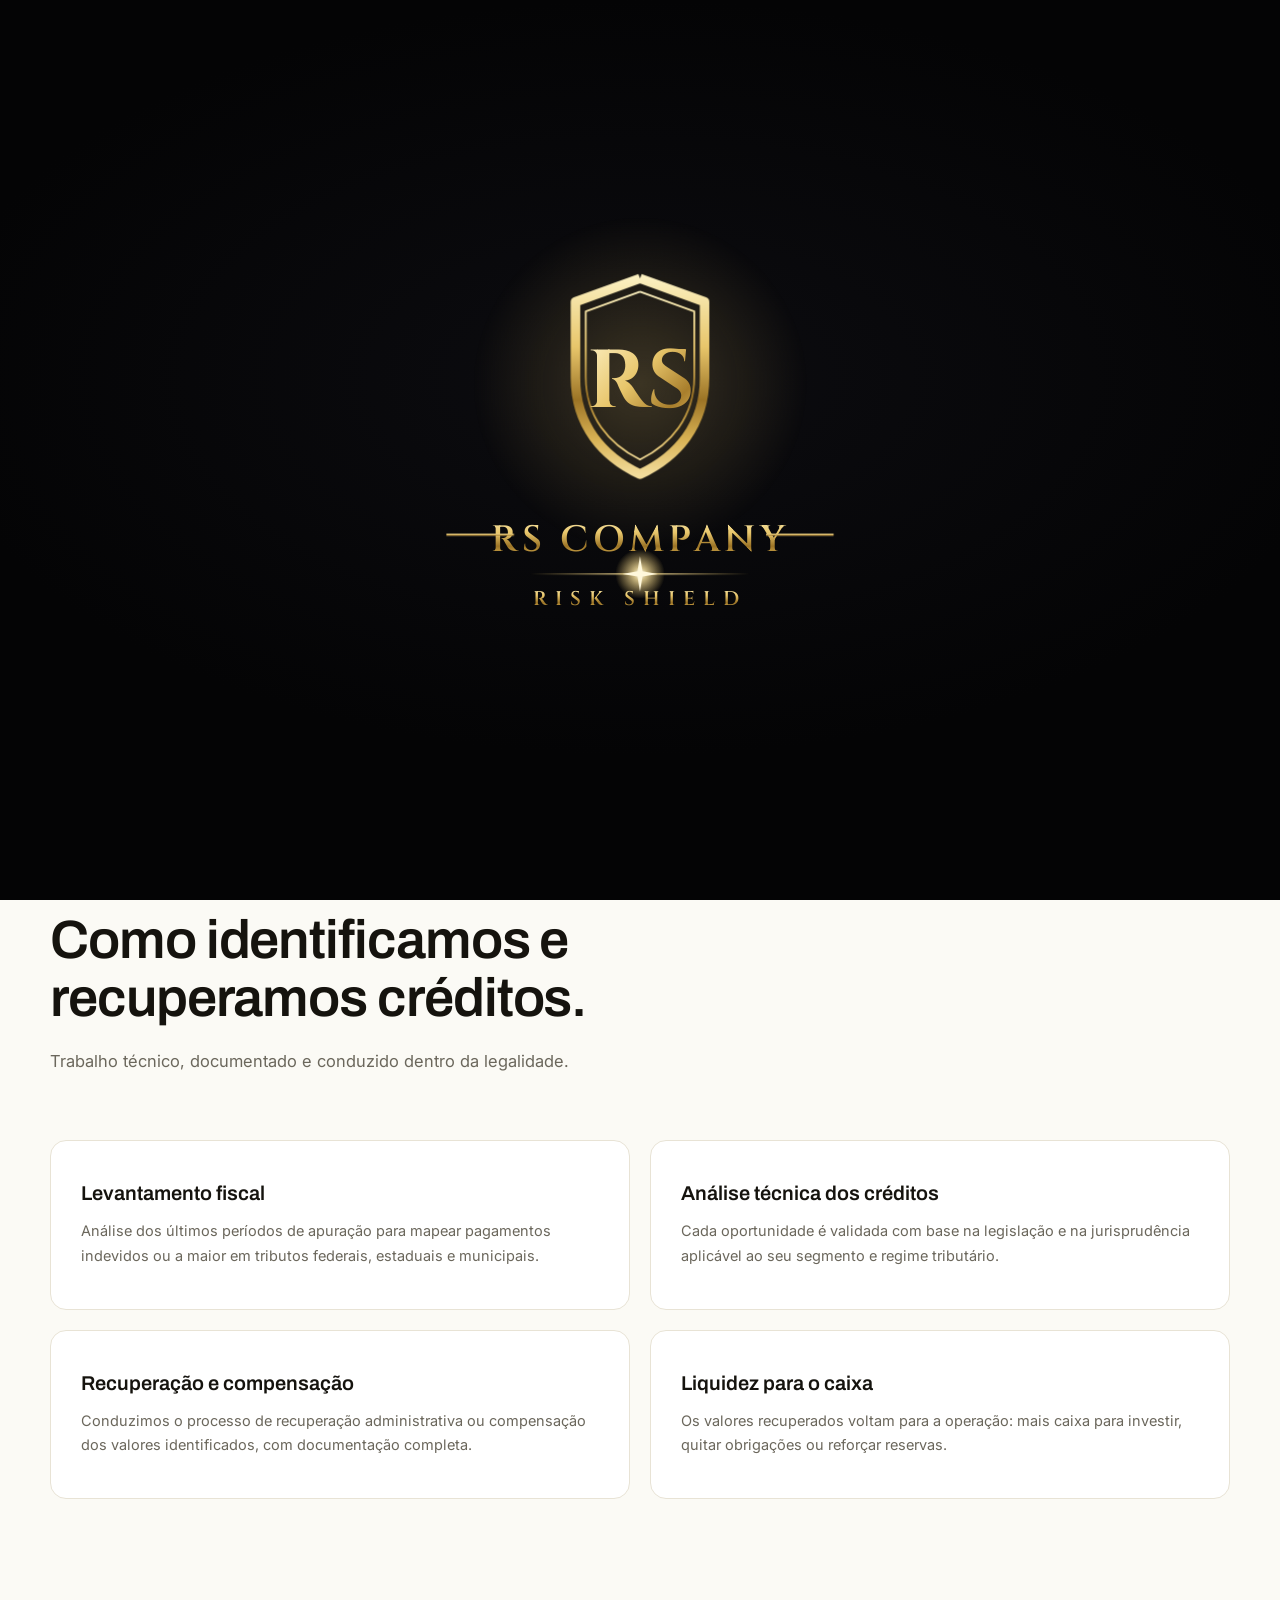
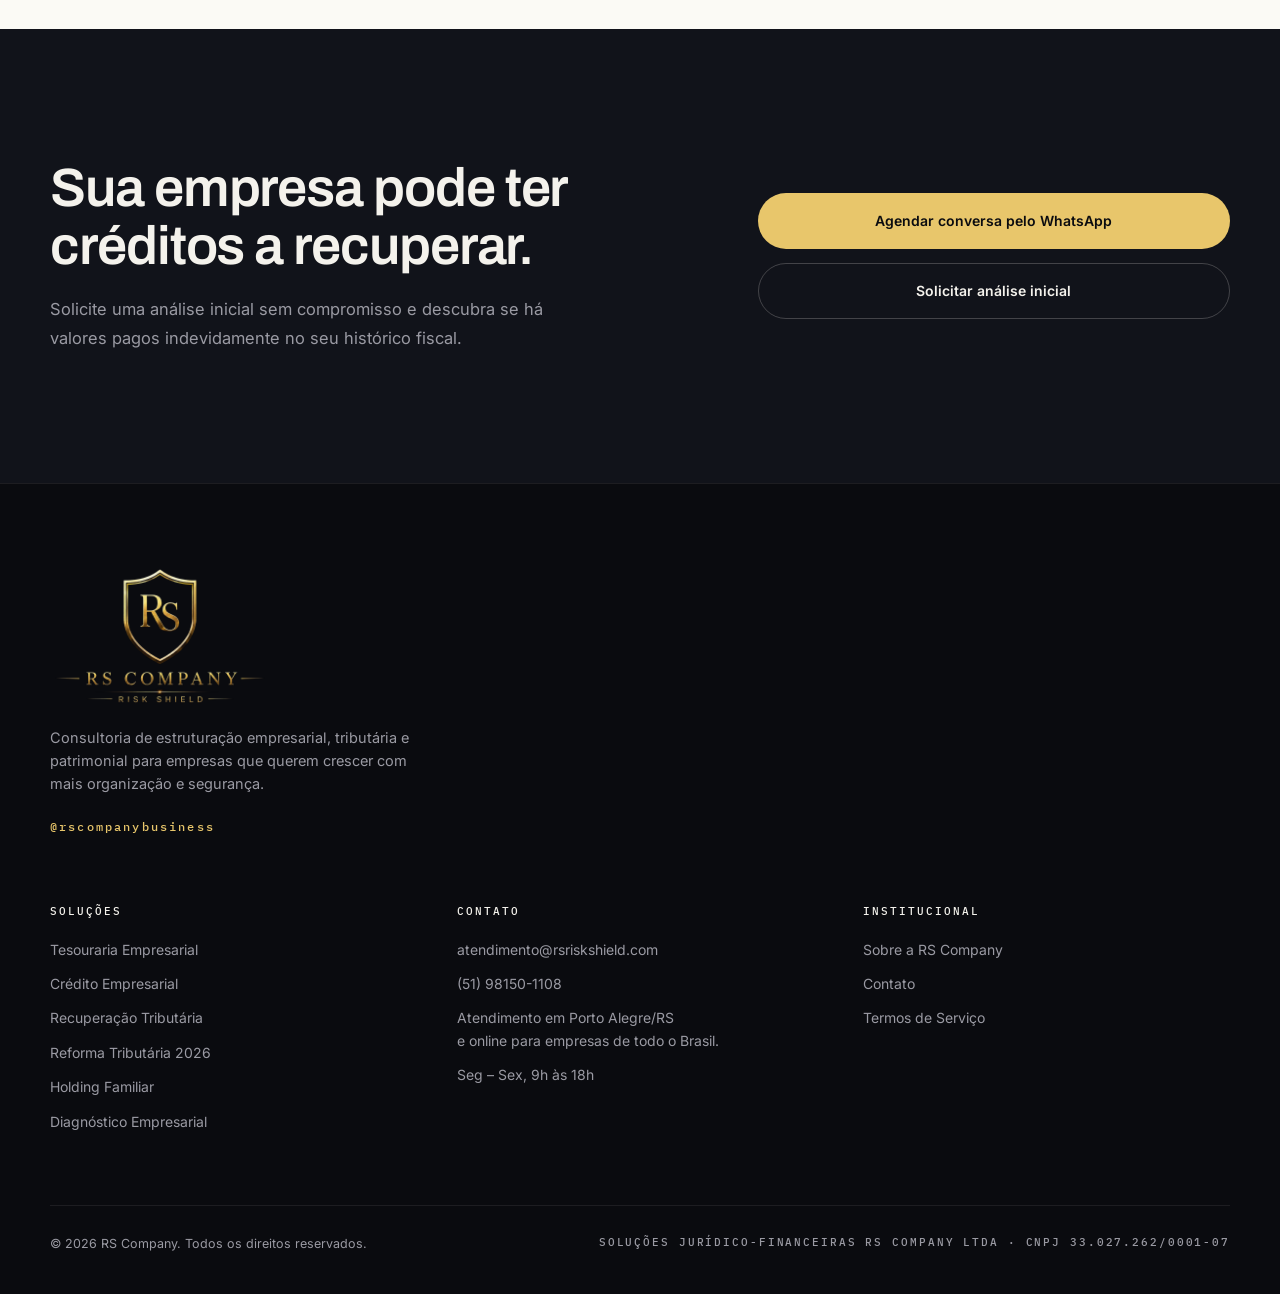
<file: recuperacao-tributaria.html>
<!DOCTYPE html>
<html lang="pt-BR">
<head>
  <!-- Google tag (gtag.js) -->
  <script async src="https://www.googletagmanager.com/gtag/js?id=G-0TP6T1YDMH"></script>
  <script>
    window.dataLayer = window.dataLayer || [];
    function gtag(){dataLayer.push(arguments);}
    gtag('js', new Date());

    gtag('config', 'G-0TP6T1YDMH');
  </script>
  <meta charset="UTF-8" />
  <meta name="viewport" content="width=device-width, initial-scale=1.0" />
  <title>Recuperação Tributária para Empresas | RS Company</title>
  <meta name="description" content="Identifique créditos e recupere valores pagos indevidamente. Recuperação tributária técnica para aumentar a liquidez do caixa da sua empresa." />
  <link rel="canonical" href="https://rsriskshield.com/recuperacao-tributaria" />
  <meta property="og:title" content="Recuperação Tributária para Empresas | RS Company" />
  <meta property="og:description" content="Identifique créditos e recupere valores pagos indevidamente. Recuperação tributária técnica para aumentar a liquidez do caixa da sua empresa." />
  <meta property="og:image" content="https://rsriskshield.com/og-image.jpg" />
  <meta property="og:url" content="https://rsriskshield.com/recuperacao-tributaria" />
  <meta property="og:type" content="website" />
  <link rel="icon" href="/brasao-rs.svg" type="image/svg+xml" />
  <link rel="preconnect" href="https://fonts.googleapis.com" />
  <link rel="preconnect" href="https://fonts.gstatic.com" crossorigin />
  <link href="https://fonts.googleapis.com/css2?family=Archivo:wght@400;500;600;700&family=Inter:wght@400;500;600&family=IBM+Plex+Mono:wght@400;500&family=Cinzel:wght@600;700&display=swap" rel="stylesheet" />
  <link rel="stylesheet" href="/style.css" />
  <script>
    try {
      if (!sessionStorage.getItem("rs_intro") && !window.matchMedia("(prefers-reduced-motion: reduce)").matches) {
        document.documentElement.classList.add("is-loading");
      }
    } catch (e) {}
  </script>
</head>
<body>

  <div class="preloader" id="preloader" aria-hidden="true">
    <svg class="preloader__art" viewBox="0 0 600 540" fill="none" xmlns="http://www.w3.org/2000/svg">
      <defs>
        <linearGradient id="plGold" x1="0" y1="0" x2="0" y2="1">
          <stop offset="0" stop-color="#FBF0C0" />
          <stop offset="0.35" stop-color="#E8C66B" />
          <stop offset="0.62" stop-color="#9C7426" />
          <stop offset="0.82" stop-color="#D9B254" />
          <stop offset="1" stop-color="#F2DC9B" />
        </linearGradient>
        <linearGradient id="plGoldD" x1="0" y1="0" x2="1" y2="1">
          <stop offset="0" stop-color="#FFF6D0" />
          <stop offset="0.45" stop-color="#E8C66B" />
          <stop offset="0.75" stop-color="#A87E2C" />
          <stop offset="1" stop-color="#E8C66B" />
        </linearGradient>
        <linearGradient id="plLine" x1="0" y1="0" x2="1" y2="0">
          <stop offset="0" stop-color="#E8C66B" stop-opacity="0" />
          <stop offset="0.5" stop-color="#F2DC9B" />
          <stop offset="1" stop-color="#E8C66B" stop-opacity="0" />
        </linearGradient>
        <radialGradient id="plGlow" cx="0.5" cy="0.5" r="0.5">
          <stop offset="0" stop-color="#E8C66B" stop-opacity="0.22" />
          <stop offset="1" stop-color="#E8C66B" stop-opacity="0" />
        </radialGradient>
        <radialGradient id="plFlare" cx="0.5" cy="0.5" r="0.5">
          <stop offset="0" stop-color="#FFFDF2" />
          <stop offset="0.25" stop-color="#F2DC9B" stop-opacity="0.85" />
          <stop offset="1" stop-color="#E8C66B" stop-opacity="0" />
        </radialGradient>
        <mask id="plMask">
          <path d="M300 36 L388 68 V172 C388 236 351 279 300 303 C249 279 212 236 212 172 V68 Z" stroke="#fff" stroke-width="13" fill="none" />
          <path d="M300 54 L374 81 V170 C374 225 342 262 300 283 C258 262 226 225 226 170 V81 Z" stroke="#fff" stroke-width="2.5" fill="none" />
          <text x="300" y="212" text-anchor="middle" font-family="Cinzel, serif" font-size="112" font-weight="700" fill="#fff">RS</text>
          <text x="300" y="408" text-anchor="middle" font-family="Cinzel, serif" font-size="50" font-weight="600" letter-spacing="6" fill="#fff">RS COMPANY</text>
          <rect x="36" y="384" width="92" height="3" fill="#fff" />
          <rect x="472" y="384" width="92" height="3" fill="#fff" />
          <rect x="150" y="438" width="300" height="2" fill="#fff" />
          <text x="300" y="482" text-anchor="middle" font-family="Cinzel, serif" font-size="27" font-weight="600" letter-spacing="11" fill="#fff">RISK SHIELD</text>
        </mask>
      </defs>

      <circle class="pl2-glow" cx="300" cy="180" r="230" fill="url(#plGlow)" />

      <path class="pl2-draw pl2-outer" d="M300 36 L388 68 V172 C388 236 351 279 300 303 C249 279 212 236 212 172 V68 Z" stroke="url(#plGold)" stroke-width="13" />
      <path class="pl2-draw pl2-inner" d="M300 54 L374 81 V170 C374 225 342 262 300 283 C258 262 226 225 226 170 V81 Z" stroke="url(#plGold)" stroke-width="2.5" />

      <g class="pl2-rs">
        <text x="300" y="212" text-anchor="middle" font-family="Cinzel, serif" font-size="112" font-weight="700" fill="url(#plGoldD)">RS</text>
      </g>

      <g class="pl2-wordmark">
        <text x="300" y="408" text-anchor="middle" font-family="Cinzel, serif" font-size="50" font-weight="600" letter-spacing="6" fill="url(#plGold)">RS COMPANY</text>
      </g>
      <rect class="pl2-wline pl2-wline--l" x="36" y="384" width="92" height="3" fill="url(#plGold)" />
      <rect class="pl2-wline pl2-wline--r" x="472" y="384" width="92" height="3" fill="url(#plGold)" />

      <rect class="pl2-divider" x="150" y="438" width="300" height="2" fill="url(#plLine)" />
      <g class="pl2-flare">
        <circle cx="300" cy="439" r="34" fill="url(#plFlare)" />
        <path d="M300 415 L303.5 435.5 L324 439 L303.5 442.5 L300 463 L296.5 442.5 L276 439 L296.5 435.5 Z" fill="#FFF8DC" />
      </g>

      <g class="pl2-tag">
        <text x="300" y="482" text-anchor="middle" font-family="Cinzel, serif" font-size="27" font-weight="600" letter-spacing="11" fill="url(#plGold)">RISK SHIELD</text>
      </g>

      <g mask="url(#plMask)">
        <rect class="pl2-shine" x="-220" y="0" width="170" height="540" fill="#FFFDF0" opacity="0.85" transform="skewX(-18)" />
      </g>
    </svg>
  </div>

  <div class="cursor-dot" aria-hidden="true"></div>
  <div class="cursor-ring" aria-hidden="true"></div>

  <header class="nav" id="nav">
    <div class="nav__inner">
      <a href="/" class="nav__brand" data-cursor="hover">
        <img src="/brasao-rs.svg" class="nav__brand-emblem" alt="" width="34" height="37" aria-hidden="true" />
        <span class="nav__brand-rs">RS</span>
        <span class="nav__brand-divider"></span>
        <span class="nav__brand-shield">COMPANY</span>
      </a>
      <nav class="nav__links" aria-label="Navegação principal">
        <div class="nav__drop">
          <span class="nav__drop-trigger" tabindex="0" data-cursor="hover">Soluções</span>
          <div class="nav__drop-menu">
            <a href="/tesouraria-empresarial" data-cursor="hover">Tesouraria Empresarial</a>
            <a href="/credito-empresarial" data-cursor="hover">Crédito Empresarial</a>
            <a href="/recuperacao-tributaria" data-cursor="hover">Recuperação Tributária</a>
            <a href="/reforma-tributaria-2026" data-cursor="hover">Reforma Tributária 2026</a>
            <a href="/holding-familiar" data-cursor="hover">Holding Familiar</a>
          </div>
        </div>
        <a href="/diagnostico-empresarial" data-cursor="hover">Diagnóstico</a>
        <a href="/sobre" data-cursor="hover">Sobre</a>
        <a href="/contato" data-cursor="hover">Contato</a>
      </nav>
      <a href="/contato" class="nav__cta magnetic" data-cursor="hover">
        <span class="magnetic__inner">Análise inicial</span>
      </a>
      <button class="nav__burger" id="burger" aria-label="Abrir menu" aria-expanded="false">
        <span></span><span></span>
      </button>
    </div>
    <div class="nav__progress" id="navProgress"></div>
  </header>

  <div class="mobile-menu" id="mobileMenu" aria-hidden="true">
    <nav class="mobile-menu__links">
      <a href="/tesouraria-empresarial" style="--i:0">Tesouraria Empresarial</a>
      <a href="/credito-empresarial" style="--i:1">Crédito Empresarial</a>
      <a href="/recuperacao-tributaria" style="--i:2">Recuperação Tributária</a>
      <a href="/reforma-tributaria-2026" style="--i:3">Reforma Tributária 2026</a>
      <a href="/holding-familiar" style="--i:4">Holding Familiar</a>
      <a href="/diagnostico-empresarial" style="--i:5">Diagnóstico Empresarial</a>
      <a href="/sobre" style="--i:6">Sobre</a>
      <a href="/contato" style="--i:7" class="mobile-menu__cta">Falar com a RS Company</a>
    </nav>
    <div class="mobile-menu__footer">
      <a href="https://wa.me/5551981501108">(51) 98150-1108</a>
      <a href="mailto:atendimento@rsriskshield.com">atendimento@rsriskshield.com</a>
    </div>
  </div>

  <main>

    <section class="page-hero theme-dark">
      <div class="page-hero__glow" aria-hidden="true"></div>
      <div class="container">
        <p class="eyebrow mono eyebrow--gold reveal-load" style="--d:.05s">RS COMPANY · SOLUÇÕES</p>
        <h1 class="page-hero__title reveal-load" style="--d:.15s">Recuperação tributária:<br />créditos que sua empresa <span class="gold">tem direito</span>.</h1>
        <p class="hero__sub reveal-load" style="--d:.3s">Boa parte das empresas paga tributos a mais sem saber. Fazemos a análise técnica para identificar créditos e devolver liquidez ao caixa.</p>
        <div class="hero__actions reveal-load" style="--d:.45s">
          <a href="https://wa.me/5551981501108" class="btn btn--gold magnetic" data-cursor="hover"><span class="magnetic__inner">Agendar conversa pelo WhatsApp</span></a>
          <a href="/contato" class="btn btn--ghost magnetic" data-cursor="hover"><span class="magnetic__inner">Solicitar análise inicial</span></a>
        </div>
      </div>
    </section>

    <section class="section theme-light">
      <div class="container">
        <div class="section__head reveal">
          <p class="eyebrow mono">O PROCESSO</p>
          <h2 class="section__title">Como identificamos e<br />recuperamos créditos.</h2>
          <p class="section__lead">Trabalho técnico, documentado e conduzido dentro da legalidade.</p>
        </div>
        <div class="services services--two">
          <article class="service reveal" style="--d:0.00s" data-cursor="hover">
            <h3>Levantamento fiscal</h3>
            <p>Análise dos últimos períodos de apuração para mapear pagamentos indevidos ou a maior em tributos federais, estaduais e municipais.</p>
          </article>
          <article class="service reveal" style="--d:0.06s" data-cursor="hover">
            <h3>Análise técnica dos créditos</h3>
            <p>Cada oportunidade é validada com base na legislação e na jurisprudência aplicável ao seu segmento e regime tributário.</p>
          </article>
          <article class="service reveal" style="--d:0.12s" data-cursor="hover">
            <h3>Recuperação e compensação</h3>
            <p>Conduzimos o processo de recuperação administrativa ou compensação dos valores identificados, com documentação completa.</p>
          </article>
          <article class="service reveal" style="--d:0.18s" data-cursor="hover">
            <h3>Liquidez para o caixa</h3>
            <p>Os valores recuperados voltam para a operação: mais caixa para investir, quitar obrigações ou reforçar reservas.</p>
          </article>
        </div>
      </div>
    </section>

    <section class="section theme-dark ctaband">
      <div class="container ctaband__inner">
        <div>
          <h2 class="section__title reveal">Sua empresa pode ter<br />créditos a recuperar.</h2>
          <p class="section__lead section__lead--dark reveal">Solicite uma análise inicial sem compromisso e descubra se há valores pagos indevidamente no seu histórico fiscal.</p>
        </div>
        <div class="ctaband__actions reveal">
          <a href="https://wa.me/5551981501108" class="btn btn--gold magnetic" data-cursor="hover"><span class="magnetic__inner">Agendar conversa pelo WhatsApp</span></a>
          <a href="/contato" class="btn btn--ghost magnetic" data-cursor="hover"><span class="magnetic__inner">Solicitar análise inicial</span></a>
        </div>
      </div>
    </section>

  </main>

  <footer class="footer theme-dark">
    <div class="container">
      <div class="footer__top">
        <img src="/logo-rs-transparente.webp" alt="RS Company — Risk Shield, consultoria de estruturação empresarial" class="footer__logo" width="220" height="145" loading="lazy" />
        <p class="footer__desc">Consultoria de estruturação empresarial, tributária e patrimonial para empresas que querem crescer com mais organização e segurança.</p>
        <a href="https://www.instagram.com/rscompanybusiness/" class="footer__ig mono" data-cursor="hover">@rscompanybusiness</a>
      </div>

      <div class="footer__cols">
        <div class="footer__col">
          <span class="mono footer__col-title">SOLUÇÕES</span>
          <a href="/tesouraria-empresarial">Tesouraria Empresarial</a>
          <a href="/credito-empresarial">Crédito Empresarial</a>
          <a href="/recuperacao-tributaria">Recuperação Tributária</a>
          <a href="/reforma-tributaria-2026">Reforma Tributária 2026</a>
          <a href="/holding-familiar">Holding Familiar</a>
          <a href="/diagnostico-empresarial">Diagnóstico Empresarial</a>
        </div>
        <div class="footer__col">
          <span class="mono footer__col-title">CONTATO</span>
          <a href="mailto:atendimento@rsriskshield.com">atendimento@rsriskshield.com</a>
          <a href="https://wa.me/5551981501108">(51) 98150-1108</a>
          <span>Atendimento em Porto Alegre/RS<br />e online para empresas de todo o Brasil.</span>
          <span>Seg – Sex, 9h às 18h</span>
        </div>
        <div class="footer__col">
          <span class="mono footer__col-title">INSTITUCIONAL</span>
          <a href="/sobre">Sobre a RS Company</a>
          <a href="/contato">Contato</a>
          <a href="/termos">Termos de Serviço</a>
        </div>
      </div>

      <div class="footer__bottom">
        <span>© 2026 RS Company. Todos os direitos reservados.</span>
        <span class="mono">SOLUÇÕES JURÍDICO-FINANCEIRAS RS COMPANY LTDA · CNPJ 33.027.262/0001-07</span>
      </div>
    </div>
  </footer>

  <script src="/script.js"></script>
</body>
</html>
</file>
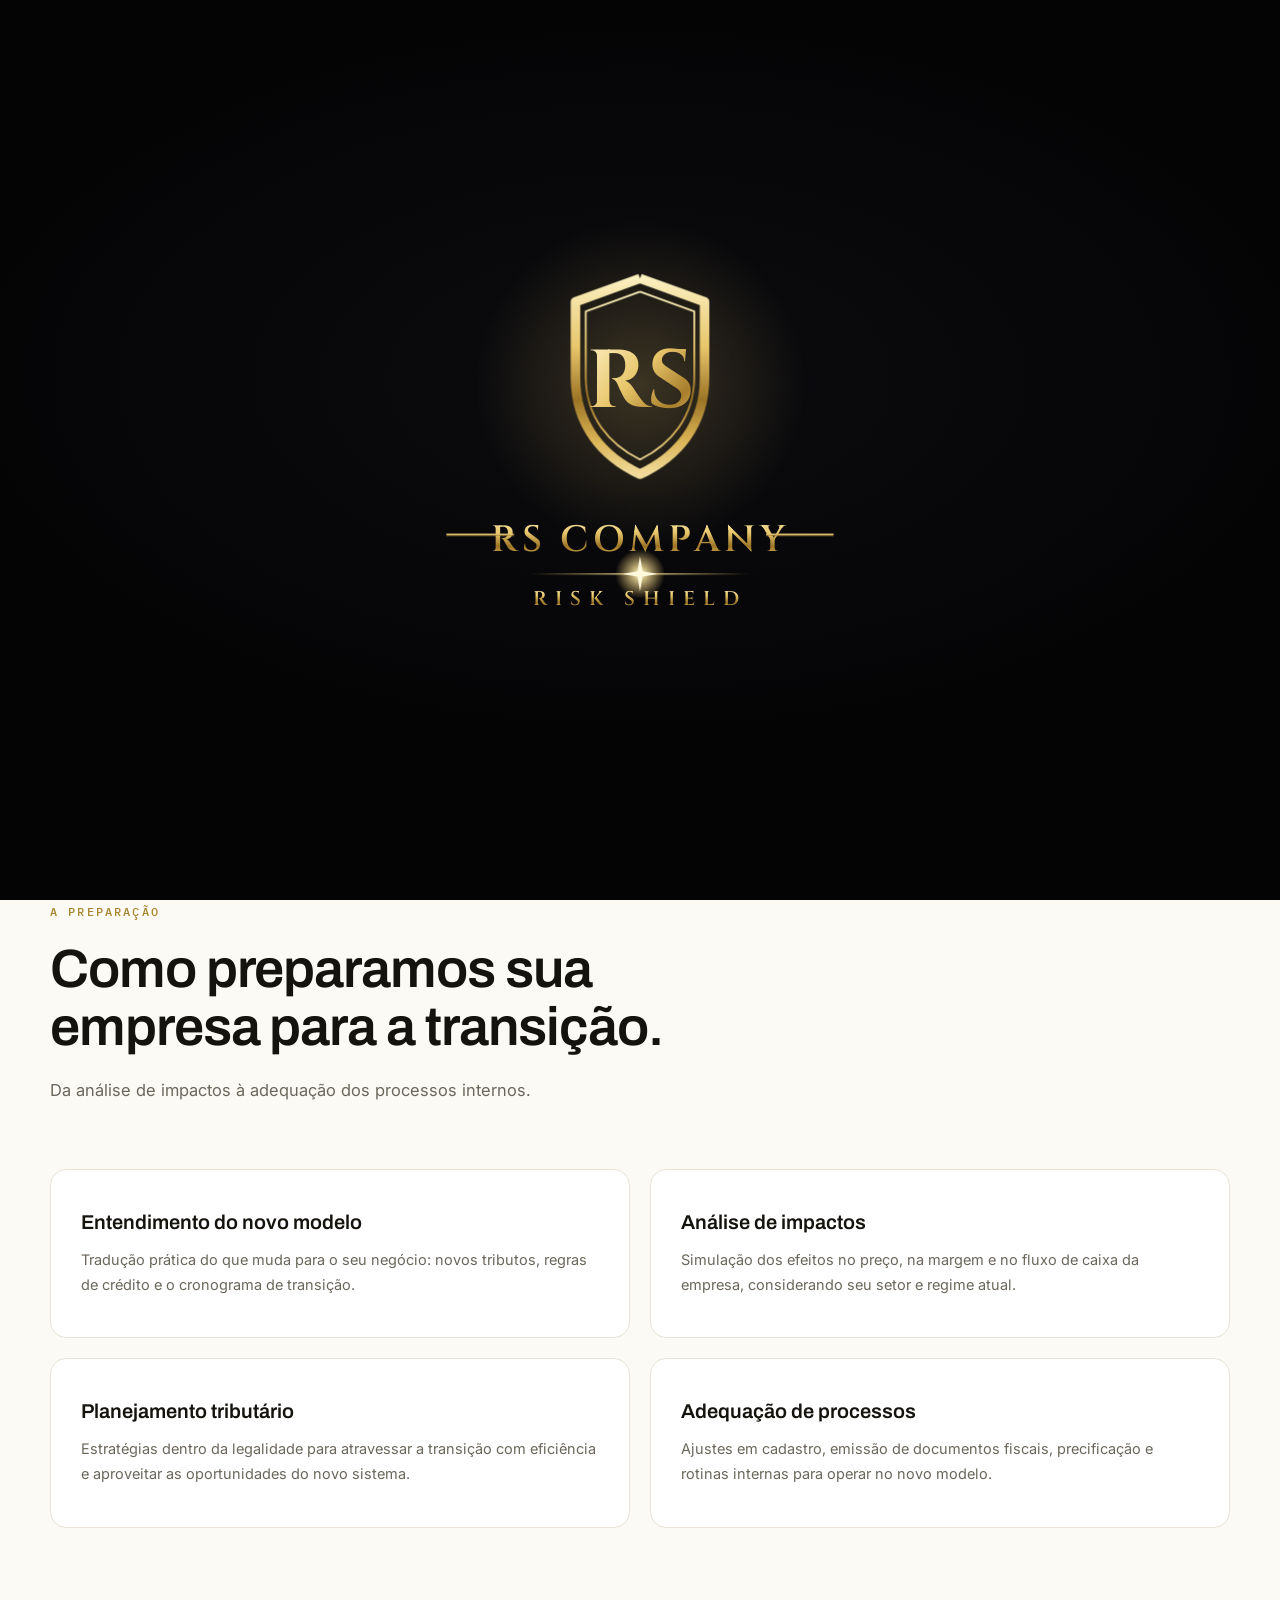
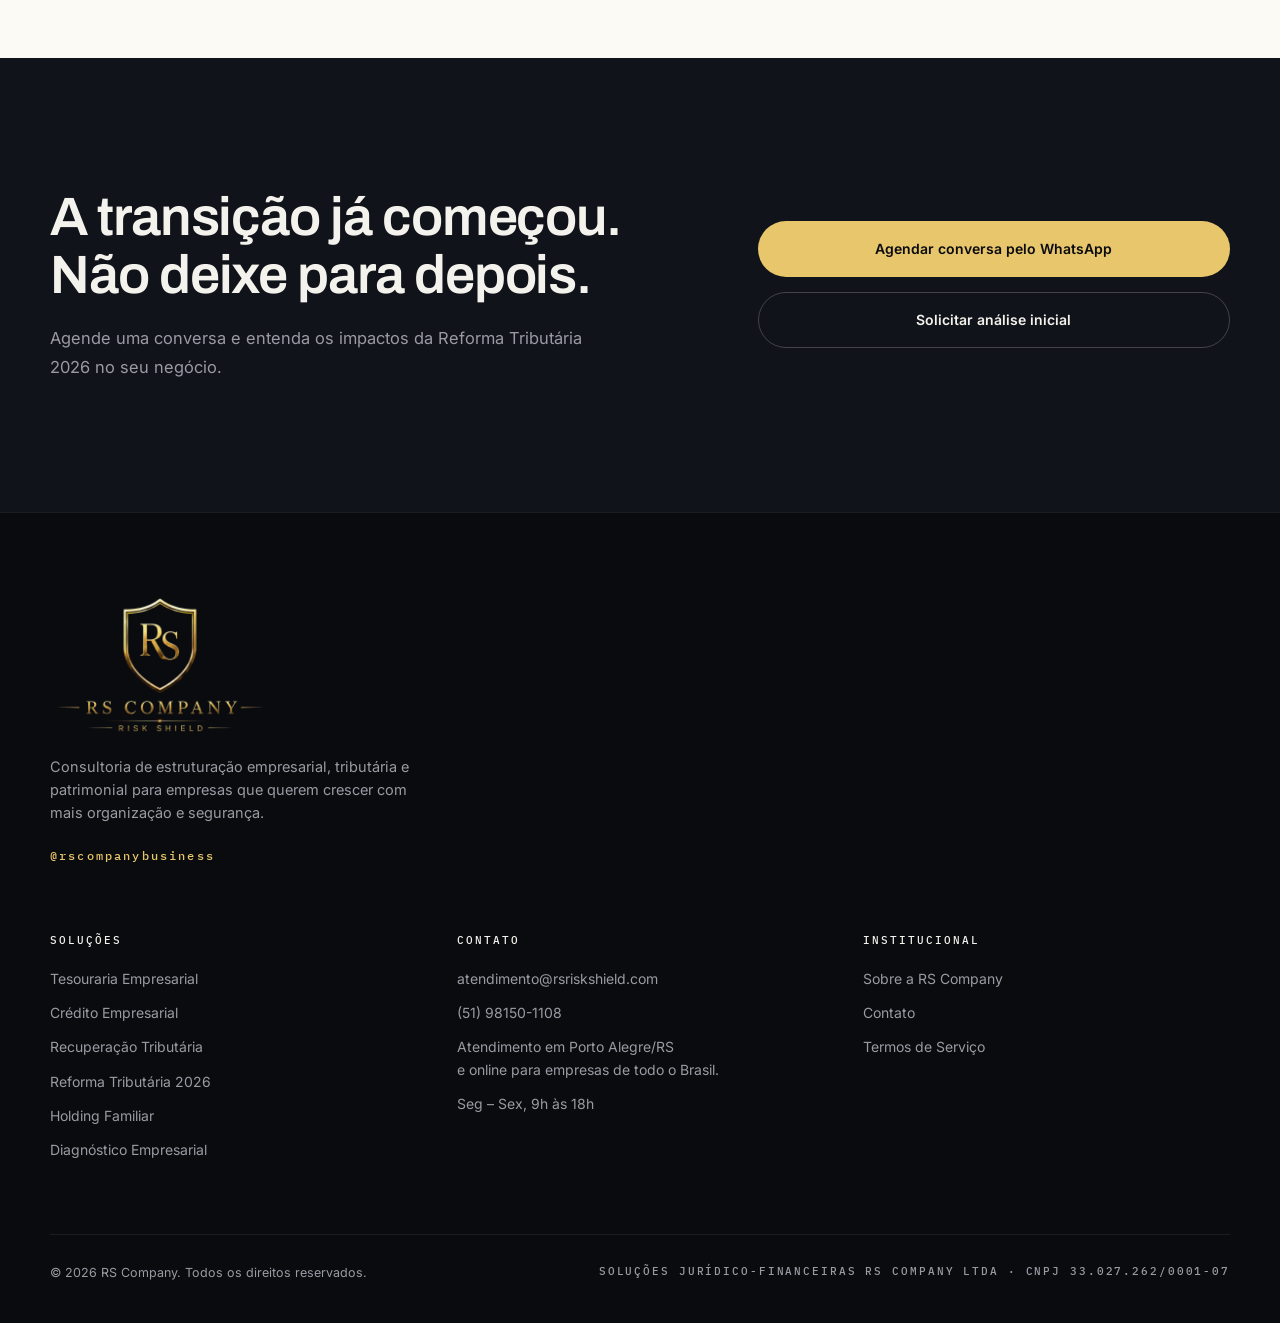
<file: reforma-tributaria-2026.html>
<!DOCTYPE html>
<html lang="pt-BR">
<head>
  <!-- Google tag (gtag.js) -->
  <script async src="https://www.googletagmanager.com/gtag/js?id=G-0TP6T1YDMH"></script>
  <script>
    window.dataLayer = window.dataLayer || [];
    function gtag(){dataLayer.push(arguments);}
    gtag('js', new Date());

    gtag('config', 'G-0TP6T1YDMH');
  </script>
  <meta charset="UTF-8" />
  <meta name="viewport" content="width=device-width, initial-scale=1.0" />
  <title>Reforma Tributária 2026: Como Preparar sua Empresa | RS Company</title>
  <meta name="description" content="Entenda os impactos da Reforma Tributária 2026 e prepare sua empresa: análise de impactos, planejamento tributário e adequação de processos." />
  <link rel="canonical" href="https://rsriskshield.com/reforma-tributaria-2026" />
  <meta property="og:title" content="Reforma Tributária 2026: Como Preparar sua Empresa | RS Company" />
  <meta property="og:description" content="Entenda os impactos da Reforma Tributária 2026 e prepare sua empresa: análise de impactos, planejamento tributário e adequação de processos." />
  <meta property="og:image" content="https://rsriskshield.com/og-image.jpg" />
  <meta property="og:url" content="https://rsriskshield.com/reforma-tributaria-2026" />
  <meta property="og:type" content="website" />
  <link rel="icon" href="/brasao-rs.svg" type="image/svg+xml" />
  <link rel="preconnect" href="https://fonts.googleapis.com" />
  <link rel="preconnect" href="https://fonts.gstatic.com" crossorigin />
  <link href="https://fonts.googleapis.com/css2?family=Archivo:wght@400;500;600;700&family=Inter:wght@400;500;600&family=IBM+Plex+Mono:wght@400;500&family=Cinzel:wght@600;700&display=swap" rel="stylesheet" />
  <link rel="stylesheet" href="/style.css" />
  <script>
    try {
      if (!sessionStorage.getItem("rs_intro") && !window.matchMedia("(prefers-reduced-motion: reduce)").matches) {
        document.documentElement.classList.add("is-loading");
      }
    } catch (e) {}
  </script>
</head>
<body>

  <div class="preloader" id="preloader" aria-hidden="true">
    <svg class="preloader__art" viewBox="0 0 600 540" fill="none" xmlns="http://www.w3.org/2000/svg">
      <defs>
        <linearGradient id="plGold" x1="0" y1="0" x2="0" y2="1">
          <stop offset="0" stop-color="#FBF0C0" />
          <stop offset="0.35" stop-color="#E8C66B" />
          <stop offset="0.62" stop-color="#9C7426" />
          <stop offset="0.82" stop-color="#D9B254" />
          <stop offset="1" stop-color="#F2DC9B" />
        </linearGradient>
        <linearGradient id="plGoldD" x1="0" y1="0" x2="1" y2="1">
          <stop offset="0" stop-color="#FFF6D0" />
          <stop offset="0.45" stop-color="#E8C66B" />
          <stop offset="0.75" stop-color="#A87E2C" />
          <stop offset="1" stop-color="#E8C66B" />
        </linearGradient>
        <linearGradient id="plLine" x1="0" y1="0" x2="1" y2="0">
          <stop offset="0" stop-color="#E8C66B" stop-opacity="0" />
          <stop offset="0.5" stop-color="#F2DC9B" />
          <stop offset="1" stop-color="#E8C66B" stop-opacity="0" />
        </linearGradient>
        <radialGradient id="plGlow" cx="0.5" cy="0.5" r="0.5">
          <stop offset="0" stop-color="#E8C66B" stop-opacity="0.22" />
          <stop offset="1" stop-color="#E8C66B" stop-opacity="0" />
        </radialGradient>
        <radialGradient id="plFlare" cx="0.5" cy="0.5" r="0.5">
          <stop offset="0" stop-color="#FFFDF2" />
          <stop offset="0.25" stop-color="#F2DC9B" stop-opacity="0.85" />
          <stop offset="1" stop-color="#E8C66B" stop-opacity="0" />
        </radialGradient>
        <mask id="plMask">
          <path d="M300 36 L388 68 V172 C388 236 351 279 300 303 C249 279 212 236 212 172 V68 Z" stroke="#fff" stroke-width="13" fill="none" />
          <path d="M300 54 L374 81 V170 C374 225 342 262 300 283 C258 262 226 225 226 170 V81 Z" stroke="#fff" stroke-width="2.5" fill="none" />
          <text x="300" y="212" text-anchor="middle" font-family="Cinzel, serif" font-size="112" font-weight="700" fill="#fff">RS</text>
          <text x="300" y="408" text-anchor="middle" font-family="Cinzel, serif" font-size="50" font-weight="600" letter-spacing="6" fill="#fff">RS COMPANY</text>
          <rect x="36" y="384" width="92" height="3" fill="#fff" />
          <rect x="472" y="384" width="92" height="3" fill="#fff" />
          <rect x="150" y="438" width="300" height="2" fill="#fff" />
          <text x="300" y="482" text-anchor="middle" font-family="Cinzel, serif" font-size="27" font-weight="600" letter-spacing="11" fill="#fff">RISK SHIELD</text>
        </mask>
      </defs>

      <circle class="pl2-glow" cx="300" cy="180" r="230" fill="url(#plGlow)" />

      <path class="pl2-draw pl2-outer" d="M300 36 L388 68 V172 C388 236 351 279 300 303 C249 279 212 236 212 172 V68 Z" stroke="url(#plGold)" stroke-width="13" />
      <path class="pl2-draw pl2-inner" d="M300 54 L374 81 V170 C374 225 342 262 300 283 C258 262 226 225 226 170 V81 Z" stroke="url(#plGold)" stroke-width="2.5" />

      <g class="pl2-rs">
        <text x="300" y="212" text-anchor="middle" font-family="Cinzel, serif" font-size="112" font-weight="700" fill="url(#plGoldD)">RS</text>
      </g>

      <g class="pl2-wordmark">
        <text x="300" y="408" text-anchor="middle" font-family="Cinzel, serif" font-size="50" font-weight="600" letter-spacing="6" fill="url(#plGold)">RS COMPANY</text>
      </g>
      <rect class="pl2-wline pl2-wline--l" x="36" y="384" width="92" height="3" fill="url(#plGold)" />
      <rect class="pl2-wline pl2-wline--r" x="472" y="384" width="92" height="3" fill="url(#plGold)" />

      <rect class="pl2-divider" x="150" y="438" width="300" height="2" fill="url(#plLine)" />
      <g class="pl2-flare">
        <circle cx="300" cy="439" r="34" fill="url(#plFlare)" />
        <path d="M300 415 L303.5 435.5 L324 439 L303.5 442.5 L300 463 L296.5 442.5 L276 439 L296.5 435.5 Z" fill="#FFF8DC" />
      </g>

      <g class="pl2-tag">
        <text x="300" y="482" text-anchor="middle" font-family="Cinzel, serif" font-size="27" font-weight="600" letter-spacing="11" fill="url(#plGold)">RISK SHIELD</text>
      </g>

      <g mask="url(#plMask)">
        <rect class="pl2-shine" x="-220" y="0" width="170" height="540" fill="#FFFDF0" opacity="0.85" transform="skewX(-18)" />
      </g>
    </svg>
  </div>

  <div class="cursor-dot" aria-hidden="true"></div>
  <div class="cursor-ring" aria-hidden="true"></div>

  <header class="nav" id="nav">
    <div class="nav__inner">
      <a href="/" class="nav__brand" data-cursor="hover">
        <img src="/brasao-rs.svg" class="nav__brand-emblem" alt="" width="34" height="37" aria-hidden="true" />
        <span class="nav__brand-rs">RS</span>
        <span class="nav__brand-divider"></span>
        <span class="nav__brand-shield">COMPANY</span>
      </a>
      <nav class="nav__links" aria-label="Navegação principal">
        <div class="nav__drop">
          <span class="nav__drop-trigger" tabindex="0" data-cursor="hover">Soluções</span>
          <div class="nav__drop-menu">
            <a href="/tesouraria-empresarial" data-cursor="hover">Tesouraria Empresarial</a>
            <a href="/credito-empresarial" data-cursor="hover">Crédito Empresarial</a>
            <a href="/recuperacao-tributaria" data-cursor="hover">Recuperação Tributária</a>
            <a href="/reforma-tributaria-2026" data-cursor="hover">Reforma Tributária 2026</a>
            <a href="/holding-familiar" data-cursor="hover">Holding Familiar</a>
          </div>
        </div>
        <a href="/diagnostico-empresarial" data-cursor="hover">Diagnóstico</a>
        <a href="/sobre" data-cursor="hover">Sobre</a>
        <a href="/contato" data-cursor="hover">Contato</a>
      </nav>
      <a href="/contato" class="nav__cta magnetic" data-cursor="hover">
        <span class="magnetic__inner">Análise inicial</span>
      </a>
      <button class="nav__burger" id="burger" aria-label="Abrir menu" aria-expanded="false">
        <span></span><span></span>
      </button>
    </div>
    <div class="nav__progress" id="navProgress"></div>
  </header>

  <div class="mobile-menu" id="mobileMenu" aria-hidden="true">
    <nav class="mobile-menu__links">
      <a href="/tesouraria-empresarial" style="--i:0">Tesouraria Empresarial</a>
      <a href="/credito-empresarial" style="--i:1">Crédito Empresarial</a>
      <a href="/recuperacao-tributaria" style="--i:2">Recuperação Tributária</a>
      <a href="/reforma-tributaria-2026" style="--i:3">Reforma Tributária 2026</a>
      <a href="/holding-familiar" style="--i:4">Holding Familiar</a>
      <a href="/diagnostico-empresarial" style="--i:5">Diagnóstico Empresarial</a>
      <a href="/sobre" style="--i:6">Sobre</a>
      <a href="/contato" style="--i:7" class="mobile-menu__cta">Falar com a RS Company</a>
    </nav>
    <div class="mobile-menu__footer">
      <a href="https://wa.me/5551981501108">(51) 98150-1108</a>
      <a href="mailto:atendimento@rsriskshield.com">atendimento@rsriskshield.com</a>
    </div>
  </div>

  <main>

    <section class="page-hero theme-dark">
      <div class="page-hero__glow" aria-hidden="true"></div>
      <div class="container">
        <p class="eyebrow mono eyebrow--gold reveal-load" style="--d:.05s">RS COMPANY · SOLUÇÕES</p>
        <h1 class="page-hero__title reveal-load" style="--d:.15s">Reforma Tributária 2026:<br />sua empresa está <span class="gold">preparada</span>?</h1>
        <p class="hero__sub reveal-load" style="--d:.3s">A transição do novo sistema tributário começa a valer e muda a forma como sua empresa apura, recolhe e planeja tributos. Antecipar-se é vantagem competitiva.</p>
        <div class="hero__actions reveal-load" style="--d:.45s">
          <a href="https://wa.me/5551981501108" class="btn btn--gold magnetic" data-cursor="hover"><span class="magnetic__inner">Agendar conversa pelo WhatsApp</span></a>
          <a href="/contato" class="btn btn--ghost magnetic" data-cursor="hover"><span class="magnetic__inner">Solicitar análise inicial</span></a>
        </div>
      </div>
    </section>

    <section class="section theme-light">
      <div class="container">
        <div class="section__head reveal">
          <p class="eyebrow mono">A PREPARAÇÃO</p>
          <h2 class="section__title">Como preparamos sua<br />empresa para a transição.</h2>
          <p class="section__lead">Da análise de impactos à adequação dos processos internos.</p>
        </div>
        <div class="services services--two">
          <article class="service reveal" style="--d:0.00s" data-cursor="hover">
            <h3>Entendimento do novo modelo</h3>
            <p>Tradução prática do que muda para o seu negócio: novos tributos, regras de crédito e o cronograma de transição.</p>
          </article>
          <article class="service reveal" style="--d:0.06s" data-cursor="hover">
            <h3>Análise de impactos</h3>
            <p>Simulação dos efeitos no preço, na margem e no fluxo de caixa da empresa, considerando seu setor e regime atual.</p>
          </article>
          <article class="service reveal" style="--d:0.12s" data-cursor="hover">
            <h3>Planejamento tributário</h3>
            <p>Estratégias dentro da legalidade para atravessar a transição com eficiência e aproveitar as oportunidades do novo sistema.</p>
          </article>
          <article class="service reveal" style="--d:0.18s" data-cursor="hover">
            <h3>Adequação de processos</h3>
            <p>Ajustes em cadastro, emissão de documentos fiscais, precificação e rotinas internas para operar no novo modelo.</p>
          </article>
        </div>
      </div>
    </section>

    <section class="section theme-dark ctaband">
      <div class="container ctaband__inner">
        <div>
          <h2 class="section__title reveal">A transição já começou.<br />Não deixe para depois.</h2>
          <p class="section__lead section__lead--dark reveal">Agende uma conversa e entenda os impactos da Reforma Tributária 2026 no seu negócio.</p>
        </div>
        <div class="ctaband__actions reveal">
          <a href="https://wa.me/5551981501108" class="btn btn--gold magnetic" data-cursor="hover"><span class="magnetic__inner">Agendar conversa pelo WhatsApp</span></a>
          <a href="/contato" class="btn btn--ghost magnetic" data-cursor="hover"><span class="magnetic__inner">Solicitar análise inicial</span></a>
        </div>
      </div>
    </section>

  </main>

  <footer class="footer theme-dark">
    <div class="container">
      <div class="footer__top">
        <img src="/logo-rs-transparente.webp" alt="RS Company — Risk Shield, consultoria de estruturação empresarial" class="footer__logo" width="220" height="145" loading="lazy" />
        <p class="footer__desc">Consultoria de estruturação empresarial, tributária e patrimonial para empresas que querem crescer com mais organização e segurança.</p>
        <a href="https://www.instagram.com/rscompanybusiness/" class="footer__ig mono" data-cursor="hover">@rscompanybusiness</a>
      </div>

      <div class="footer__cols">
        <div class="footer__col">
          <span class="mono footer__col-title">SOLUÇÕES</span>
          <a href="/tesouraria-empresarial">Tesouraria Empresarial</a>
          <a href="/credito-empresarial">Crédito Empresarial</a>
          <a href="/recuperacao-tributaria">Recuperação Tributária</a>
          <a href="/reforma-tributaria-2026">Reforma Tributária 2026</a>
          <a href="/holding-familiar">Holding Familiar</a>
          <a href="/diagnostico-empresarial">Diagnóstico Empresarial</a>
        </div>
        <div class="footer__col">
          <span class="mono footer__col-title">CONTATO</span>
          <a href="mailto:atendimento@rsriskshield.com">atendimento@rsriskshield.com</a>
          <a href="https://wa.me/5551981501108">(51) 98150-1108</a>
          <span>Atendimento em Porto Alegre/RS<br />e online para empresas de todo o Brasil.</span>
          <span>Seg – Sex, 9h às 18h</span>
        </div>
        <div class="footer__col">
          <span class="mono footer__col-title">INSTITUCIONAL</span>
          <a href="/sobre">Sobre a RS Company</a>
          <a href="/contato">Contato</a>
          <a href="/termos">Termos de Serviço</a>
        </div>
      </div>

      <div class="footer__bottom">
        <span>© 2026 RS Company. Todos os direitos reservados.</span>
        <span class="mono">SOLUÇÕES JURÍDICO-FINANCEIRAS RS COMPANY LTDA · CNPJ 33.027.262/0001-07</span>
      </div>
    </div>
  </footer>

  <script src="/script.js"></script>
</body>
</html>
</file>
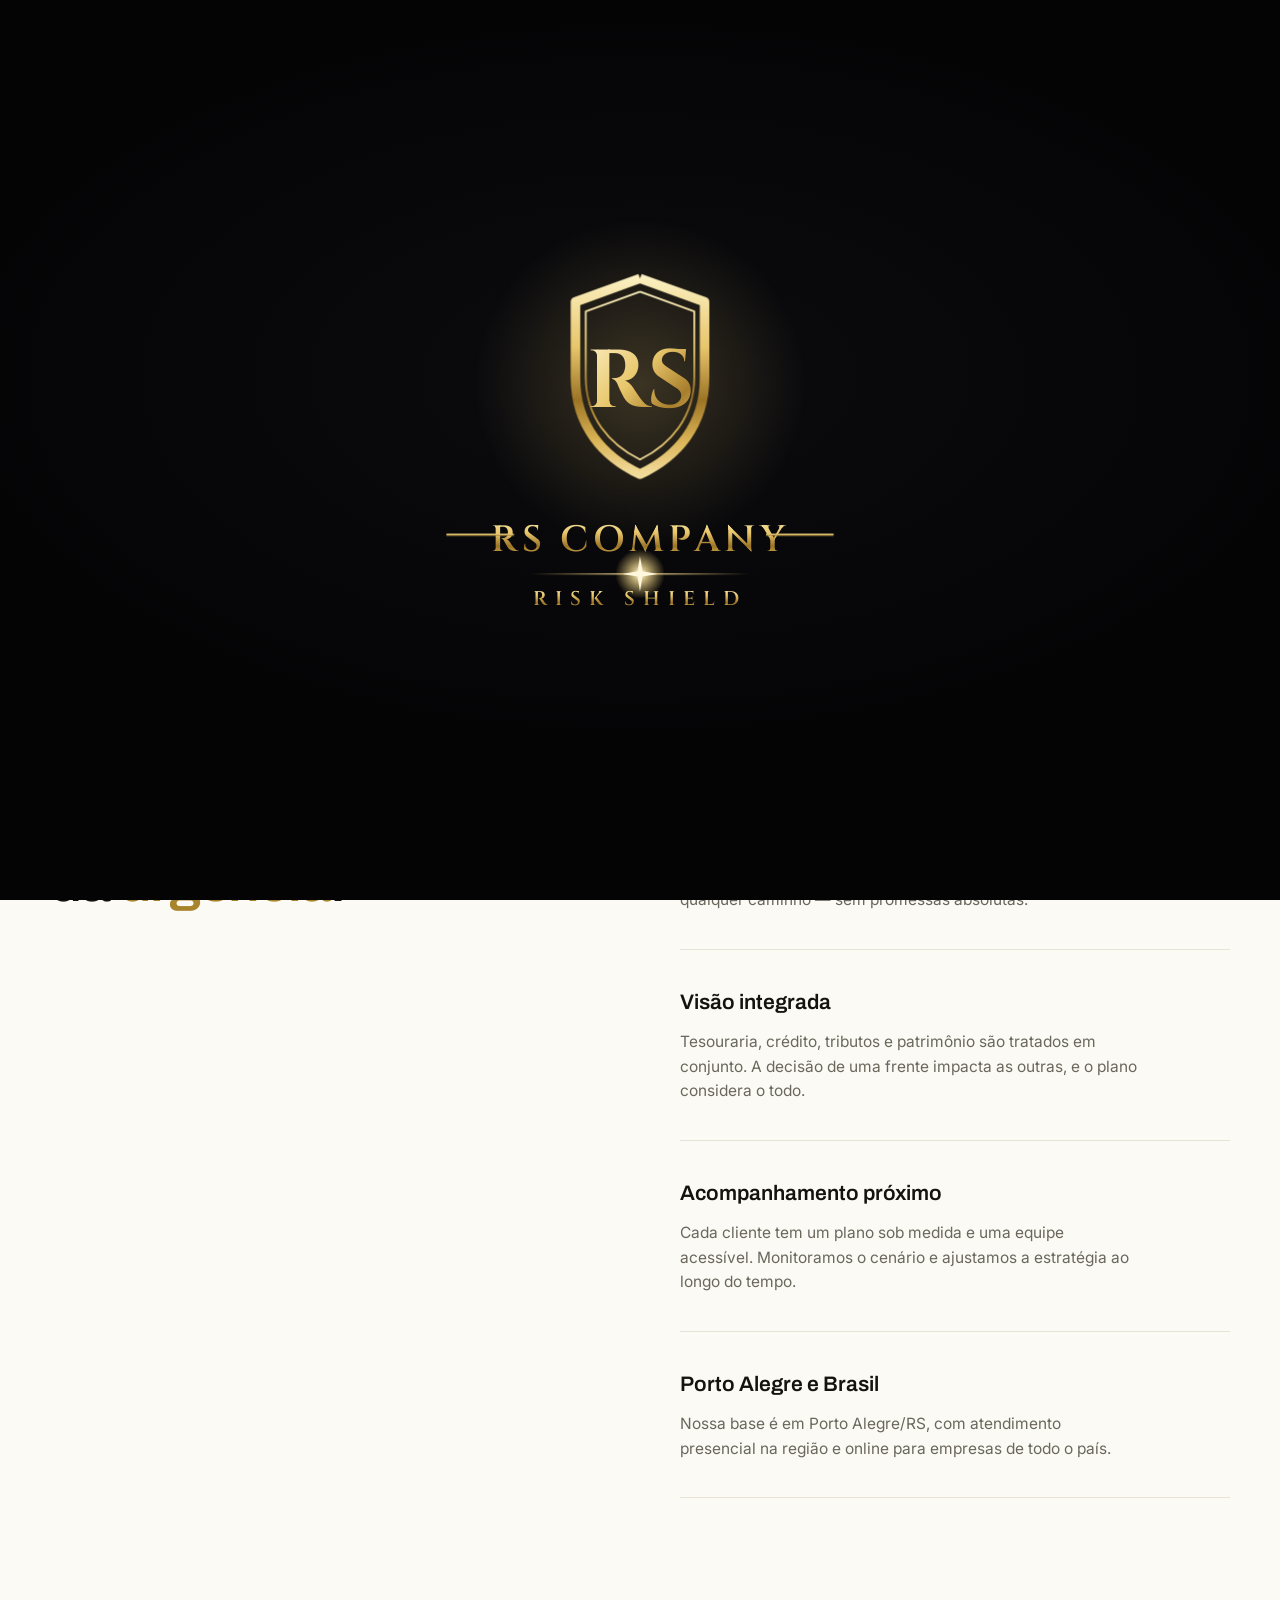
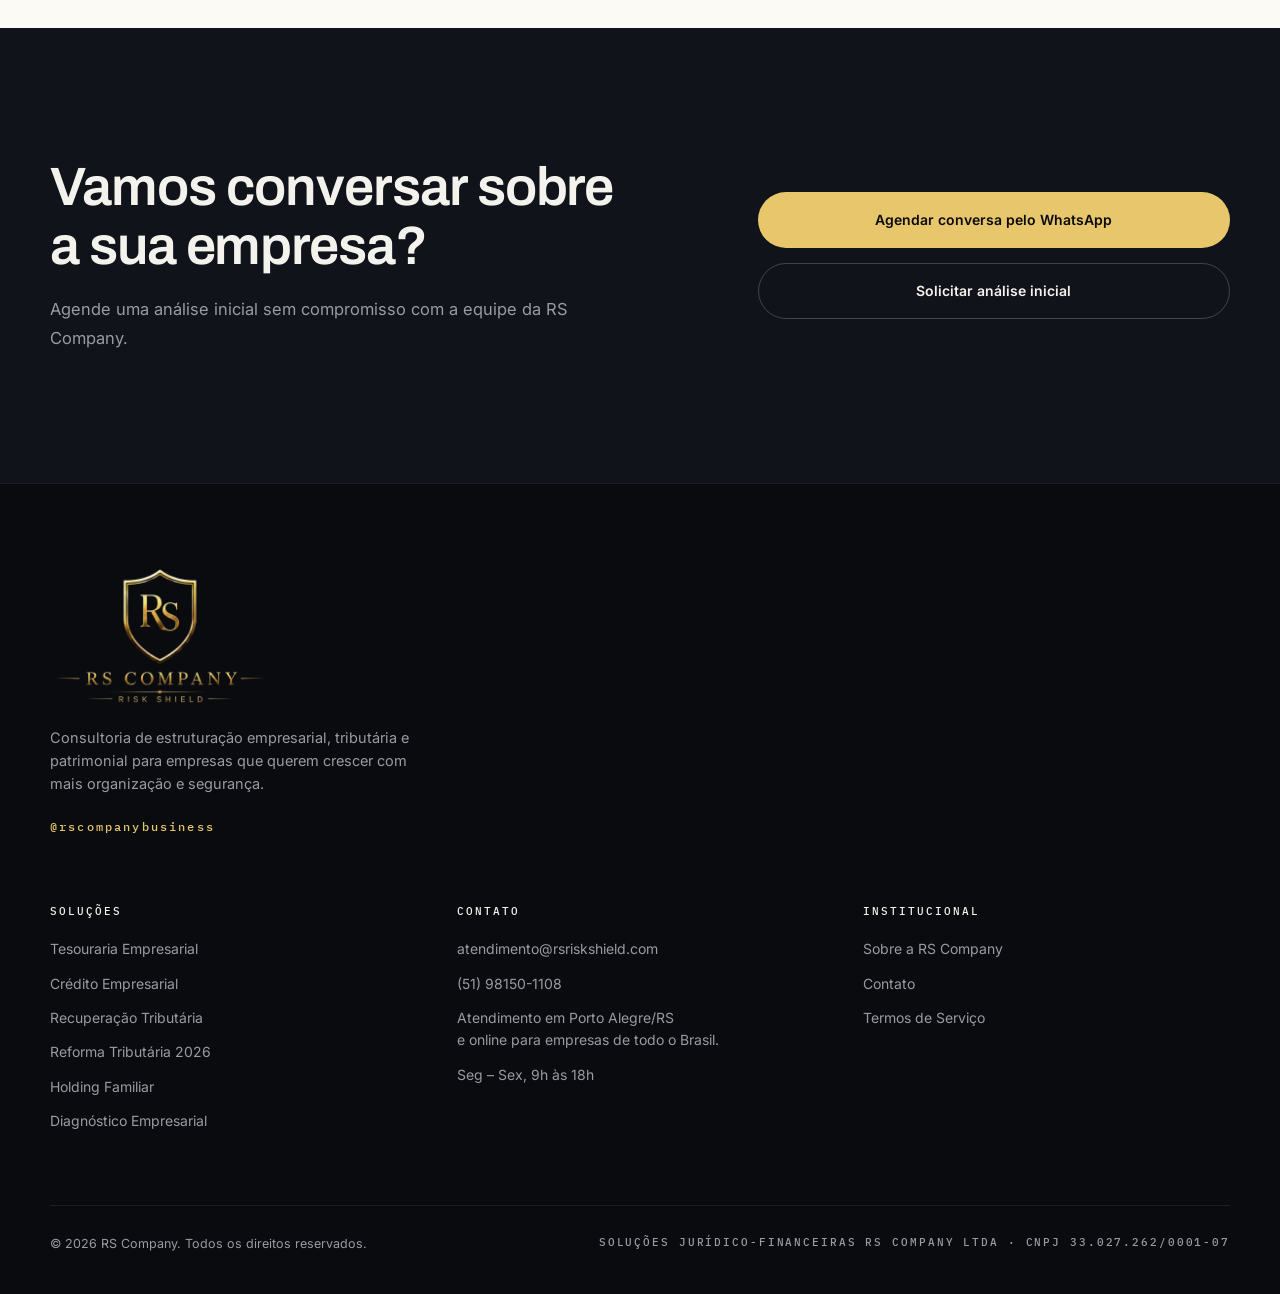
<file: sobre.html>
<!DOCTYPE html>
<html lang="pt-BR">
<head>
  <!-- Google tag (gtag.js) -->
  <script async src="https://www.googletagmanager.com/gtag/js?id=G-0TP6T1YDMH"></script>
  <script>
    window.dataLayer = window.dataLayer || [];
    function gtag(){dataLayer.push(arguments);}
    gtag('js', new Date());

    gtag('config', 'G-0TP6T1YDMH');
  </script>
  <meta charset="UTF-8" />
  <meta name="viewport" content="width=device-width, initial-scale=1.0" />
  <title>Sobre a RS Company — Consultoria Empresarial em Porto Alegre</title>
  <meta name="description" content="Conheça a RS Company: consultoria de estruturação empresarial, tributária e patrimonial em Porto Alegre/RS." />
  <link rel="canonical" href="https://rsriskshield.com/sobre" />
  <meta property="og:title" content="Sobre a RS Company — Consultoria Empresarial em Porto Alegre" />
  <meta property="og:description" content="Conheça a RS Company: consultoria de estruturação empresarial, tributária e patrimonial em Porto Alegre/RS." />
  <meta property="og:image" content="https://rsriskshield.com/og-image.jpg" />
  <meta property="og:url" content="https://rsriskshield.com/sobre" />
  <meta property="og:type" content="website" />
  <link rel="icon" href="/brasao-rs.svg" type="image/svg+xml" />
  <link rel="preconnect" href="https://fonts.googleapis.com" />
  <link rel="preconnect" href="https://fonts.gstatic.com" crossorigin />
  <link href="https://fonts.googleapis.com/css2?family=Archivo:wght@400;500;600;700&family=Inter:wght@400;500;600&family=IBM+Plex+Mono:wght@400;500&family=Cinzel:wght@600;700&display=swap" rel="stylesheet" />
  <link rel="stylesheet" href="/style.css" />
  <script>
    try {
      if (!sessionStorage.getItem("rs_intro") && !window.matchMedia("(prefers-reduced-motion: reduce)").matches) {
        document.documentElement.classList.add("is-loading");
      }
    } catch (e) {}
  </script>
</head>
<body>

  <div class="preloader" id="preloader" aria-hidden="true">
    <svg class="preloader__art" viewBox="0 0 600 540" fill="none" xmlns="http://www.w3.org/2000/svg">
      <defs>
        <linearGradient id="plGold" x1="0" y1="0" x2="0" y2="1">
          <stop offset="0" stop-color="#FBF0C0" />
          <stop offset="0.35" stop-color="#E8C66B" />
          <stop offset="0.62" stop-color="#9C7426" />
          <stop offset="0.82" stop-color="#D9B254" />
          <stop offset="1" stop-color="#F2DC9B" />
        </linearGradient>
        <linearGradient id="plGoldD" x1="0" y1="0" x2="1" y2="1">
          <stop offset="0" stop-color="#FFF6D0" />
          <stop offset="0.45" stop-color="#E8C66B" />
          <stop offset="0.75" stop-color="#A87E2C" />
          <stop offset="1" stop-color="#E8C66B" />
        </linearGradient>
        <linearGradient id="plLine" x1="0" y1="0" x2="1" y2="0">
          <stop offset="0" stop-color="#E8C66B" stop-opacity="0" />
          <stop offset="0.5" stop-color="#F2DC9B" />
          <stop offset="1" stop-color="#E8C66B" stop-opacity="0" />
        </linearGradient>
        <radialGradient id="plGlow" cx="0.5" cy="0.5" r="0.5">
          <stop offset="0" stop-color="#E8C66B" stop-opacity="0.22" />
          <stop offset="1" stop-color="#E8C66B" stop-opacity="0" />
        </radialGradient>
        <radialGradient id="plFlare" cx="0.5" cy="0.5" r="0.5">
          <stop offset="0" stop-color="#FFFDF2" />
          <stop offset="0.25" stop-color="#F2DC9B" stop-opacity="0.85" />
          <stop offset="1" stop-color="#E8C66B" stop-opacity="0" />
        </radialGradient>
        <mask id="plMask">
          <path d="M300 36 L388 68 V172 C388 236 351 279 300 303 C249 279 212 236 212 172 V68 Z" stroke="#fff" stroke-width="13" fill="none" />
          <path d="M300 54 L374 81 V170 C374 225 342 262 300 283 C258 262 226 225 226 170 V81 Z" stroke="#fff" stroke-width="2.5" fill="none" />
          <text x="300" y="212" text-anchor="middle" font-family="Cinzel, serif" font-size="112" font-weight="700" fill="#fff">RS</text>
          <text x="300" y="408" text-anchor="middle" font-family="Cinzel, serif" font-size="50" font-weight="600" letter-spacing="6" fill="#fff">RS COMPANY</text>
          <rect x="36" y="384" width="92" height="3" fill="#fff" />
          <rect x="472" y="384" width="92" height="3" fill="#fff" />
          <rect x="150" y="438" width="300" height="2" fill="#fff" />
          <text x="300" y="482" text-anchor="middle" font-family="Cinzel, serif" font-size="27" font-weight="600" letter-spacing="11" fill="#fff">RISK SHIELD</text>
        </mask>
      </defs>

      <circle class="pl2-glow" cx="300" cy="180" r="230" fill="url(#plGlow)" />

      <path class="pl2-draw pl2-outer" d="M300 36 L388 68 V172 C388 236 351 279 300 303 C249 279 212 236 212 172 V68 Z" stroke="url(#plGold)" stroke-width="13" />
      <path class="pl2-draw pl2-inner" d="M300 54 L374 81 V170 C374 225 342 262 300 283 C258 262 226 225 226 170 V81 Z" stroke="url(#plGold)" stroke-width="2.5" />

      <g class="pl2-rs">
        <text x="300" y="212" text-anchor="middle" font-family="Cinzel, serif" font-size="112" font-weight="700" fill="url(#plGoldD)">RS</text>
      </g>

      <g class="pl2-wordmark">
        <text x="300" y="408" text-anchor="middle" font-family="Cinzel, serif" font-size="50" font-weight="600" letter-spacing="6" fill="url(#plGold)">RS COMPANY</text>
      </g>
      <rect class="pl2-wline pl2-wline--l" x="36" y="384" width="92" height="3" fill="url(#plGold)" />
      <rect class="pl2-wline pl2-wline--r" x="472" y="384" width="92" height="3" fill="url(#plGold)" />

      <rect class="pl2-divider" x="150" y="438" width="300" height="2" fill="url(#plLine)" />
      <g class="pl2-flare">
        <circle cx="300" cy="439" r="34" fill="url(#plFlare)" />
        <path d="M300 415 L303.5 435.5 L324 439 L303.5 442.5 L300 463 L296.5 442.5 L276 439 L296.5 435.5 Z" fill="#FFF8DC" />
      </g>

      <g class="pl2-tag">
        <text x="300" y="482" text-anchor="middle" font-family="Cinzel, serif" font-size="27" font-weight="600" letter-spacing="11" fill="url(#plGold)">RISK SHIELD</text>
      </g>

      <g mask="url(#plMask)">
        <rect class="pl2-shine" x="-220" y="0" width="170" height="540" fill="#FFFDF0" opacity="0.85" transform="skewX(-18)" />
      </g>
    </svg>
  </div>

  <div class="cursor-dot" aria-hidden="true"></div>
  <div class="cursor-ring" aria-hidden="true"></div>

  <header class="nav" id="nav">
    <div class="nav__inner">
      <a href="/" class="nav__brand" data-cursor="hover">
        <img src="/brasao-rs.svg" class="nav__brand-emblem" alt="" width="34" height="37" aria-hidden="true" />
        <span class="nav__brand-rs">RS</span>
        <span class="nav__brand-divider"></span>
        <span class="nav__brand-shield">COMPANY</span>
      </a>
      <nav class="nav__links" aria-label="Navegação principal">
        <div class="nav__drop">
          <span class="nav__drop-trigger" tabindex="0" data-cursor="hover">Soluções</span>
          <div class="nav__drop-menu">
            <a href="/tesouraria-empresarial" data-cursor="hover">Tesouraria Empresarial</a>
            <a href="/credito-empresarial" data-cursor="hover">Crédito Empresarial</a>
            <a href="/recuperacao-tributaria" data-cursor="hover">Recuperação Tributária</a>
            <a href="/reforma-tributaria-2026" data-cursor="hover">Reforma Tributária 2026</a>
            <a href="/holding-familiar" data-cursor="hover">Holding Familiar</a>
          </div>
        </div>
        <a href="/diagnostico-empresarial" data-cursor="hover">Diagnóstico</a>
        <a href="/sobre" data-cursor="hover">Sobre</a>
        <a href="/contato" data-cursor="hover">Contato</a>
      </nav>
      <a href="/contato" class="nav__cta magnetic" data-cursor="hover">
        <span class="magnetic__inner">Análise inicial</span>
      </a>
      <button class="nav__burger" id="burger" aria-label="Abrir menu" aria-expanded="false">
        <span></span><span></span>
      </button>
    </div>
    <div class="nav__progress" id="navProgress"></div>
  </header>

  <div class="mobile-menu" id="mobileMenu" aria-hidden="true">
    <nav class="mobile-menu__links">
      <a href="/tesouraria-empresarial" style="--i:0">Tesouraria Empresarial</a>
      <a href="/credito-empresarial" style="--i:1">Crédito Empresarial</a>
      <a href="/recuperacao-tributaria" style="--i:2">Recuperação Tributária</a>
      <a href="/reforma-tributaria-2026" style="--i:3">Reforma Tributária 2026</a>
      <a href="/holding-familiar" style="--i:4">Holding Familiar</a>
      <a href="/diagnostico-empresarial" style="--i:5">Diagnóstico Empresarial</a>
      <a href="/sobre" style="--i:6">Sobre</a>
      <a href="/contato" style="--i:7" class="mobile-menu__cta">Falar com a RS Company</a>
    </nav>
    <div class="mobile-menu__footer">
      <a href="https://wa.me/5551981501108">(51) 98150-1108</a>
      <a href="mailto:atendimento@rsriskshield.com">atendimento@rsriskshield.com</a>
    </div>
  </div>

  <main>

    <section class="page-hero theme-dark">
      <div class="page-hero__glow" aria-hidden="true"></div>
      <div class="container">
        <p class="eyebrow mono eyebrow--gold reveal-load" style="--d:.05s">RS COMPANY · INSTITUCIONAL</p>
        <h1 class="page-hero__title reveal-load" style="--d:.15s">Sobre a <span class="gold">RS Company</span>.</h1>
        <p class="hero__sub reveal-load" style="--d:.3s">Consultoria de estruturação empresarial, tributária e patrimonial. Atendimento em Porto Alegre/RS e online para empresas de todo o Brasil.</p>
        <div class="hero__actions reveal-load" style="--d:.45s">
          <a href="https://wa.me/5551981501108" class="btn btn--gold magnetic" data-cursor="hover"><span class="magnetic__inner">Agendar conversa pelo WhatsApp</span></a>
          <a href="/contato" class="btn btn--ghost magnetic" data-cursor="hover"><span class="magnetic__inner">Solicitar análise inicial</span></a>
        </div>
      </div>
    </section>

    <section class="section theme-light">
      <div class="container split">
        <div class="split__left">
          <p class="eyebrow mono reveal">QUEM SOMOS</p>
          <h2 class="section__title section__title--sticky reveal">Estrutura antes<br />da <em>urgência</em>.</h2>
        </div>
        <div class="split__right">
          <div class="pillar reveal">
            <h3>Consultoria, não promessa</h3>
            <p>Atuamos de forma consultiva e dentro da legalidade. Analisamos o cenário real da sua empresa antes de propor qualquer caminho — sem promessas absolutas.</p>
          </div>
          <div class="pillar reveal">
            <h3>Visão integrada</h3>
            <p>Tesouraria, crédito, tributos e patrimônio são tratados em conjunto. A decisão de uma frente impacta as outras, e o plano considera o todo.</p>
          </div>
          <div class="pillar reveal">
            <h3>Acompanhamento próximo</h3>
            <p>Cada cliente tem um plano sob medida e uma equipe acessível. Monitoramos o cenário e ajustamos a estratégia ao longo do tempo.</p>
          </div>
          <div class="pillar reveal">
            <h3>Porto Alegre e Brasil</h3>
            <p>Nossa base é em Porto Alegre/RS, com atendimento presencial na região e online para empresas de todo o país.</p>
          </div>
        </div>
      </div>
    </section>

    <section class="section theme-dark ctaband">
      <div class="container ctaband__inner">
        <div>
          <h2 class="section__title reveal">Vamos conversar sobre<br />a sua empresa?</h2>
          <p class="section__lead section__lead--dark reveal">Agende uma análise inicial sem compromisso com a equipe da RS Company.</p>
        </div>
        <div class="ctaband__actions reveal">
          <a href="https://wa.me/5551981501108" class="btn btn--gold magnetic" data-cursor="hover"><span class="magnetic__inner">Agendar conversa pelo WhatsApp</span></a>
          <a href="/contato" class="btn btn--ghost magnetic" data-cursor="hover"><span class="magnetic__inner">Solicitar análise inicial</span></a>
        </div>
      </div>
    </section>

  </main>

  <footer class="footer theme-dark">
    <div class="container">
      <div class="footer__top">
        <img src="/logo-rs-transparente.webp" alt="RS Company — Risk Shield, consultoria de estruturação empresarial" class="footer__logo" width="220" height="145" loading="lazy" />
        <p class="footer__desc">Consultoria de estruturação empresarial, tributária e patrimonial para empresas que querem crescer com mais organização e segurança.</p>
        <a href="https://www.instagram.com/rscompanybusiness/" class="footer__ig mono" data-cursor="hover">@rscompanybusiness</a>
      </div>

      <div class="footer__cols">
        <div class="footer__col">
          <span class="mono footer__col-title">SOLUÇÕES</span>
          <a href="/tesouraria-empresarial">Tesouraria Empresarial</a>
          <a href="/credito-empresarial">Crédito Empresarial</a>
          <a href="/recuperacao-tributaria">Recuperação Tributária</a>
          <a href="/reforma-tributaria-2026">Reforma Tributária 2026</a>
          <a href="/holding-familiar">Holding Familiar</a>
          <a href="/diagnostico-empresarial">Diagnóstico Empresarial</a>
        </div>
        <div class="footer__col">
          <span class="mono footer__col-title">CONTATO</span>
          <a href="mailto:atendimento@rsriskshield.com">atendimento@rsriskshield.com</a>
          <a href="https://wa.me/5551981501108">(51) 98150-1108</a>
          <span>Atendimento em Porto Alegre/RS<br />e online para empresas de todo o Brasil.</span>
          <span>Seg – Sex, 9h às 18h</span>
        </div>
        <div class="footer__col">
          <span class="mono footer__col-title">INSTITUCIONAL</span>
          <a href="/sobre">Sobre a RS Company</a>
          <a href="/contato">Contato</a>
          <a href="/termos">Termos de Serviço</a>
        </div>
      </div>

      <div class="footer__bottom">
        <span>© 2026 RS Company. Todos os direitos reservados.</span>
        <span class="mono">SOLUÇÕES JURÍDICO-FINANCEIRAS RS COMPANY LTDA · CNPJ 33.027.262/0001-07</span>
      </div>
    </div>
  </footer>

  <script src="/script.js"></script>
</body>
</html>
</file>
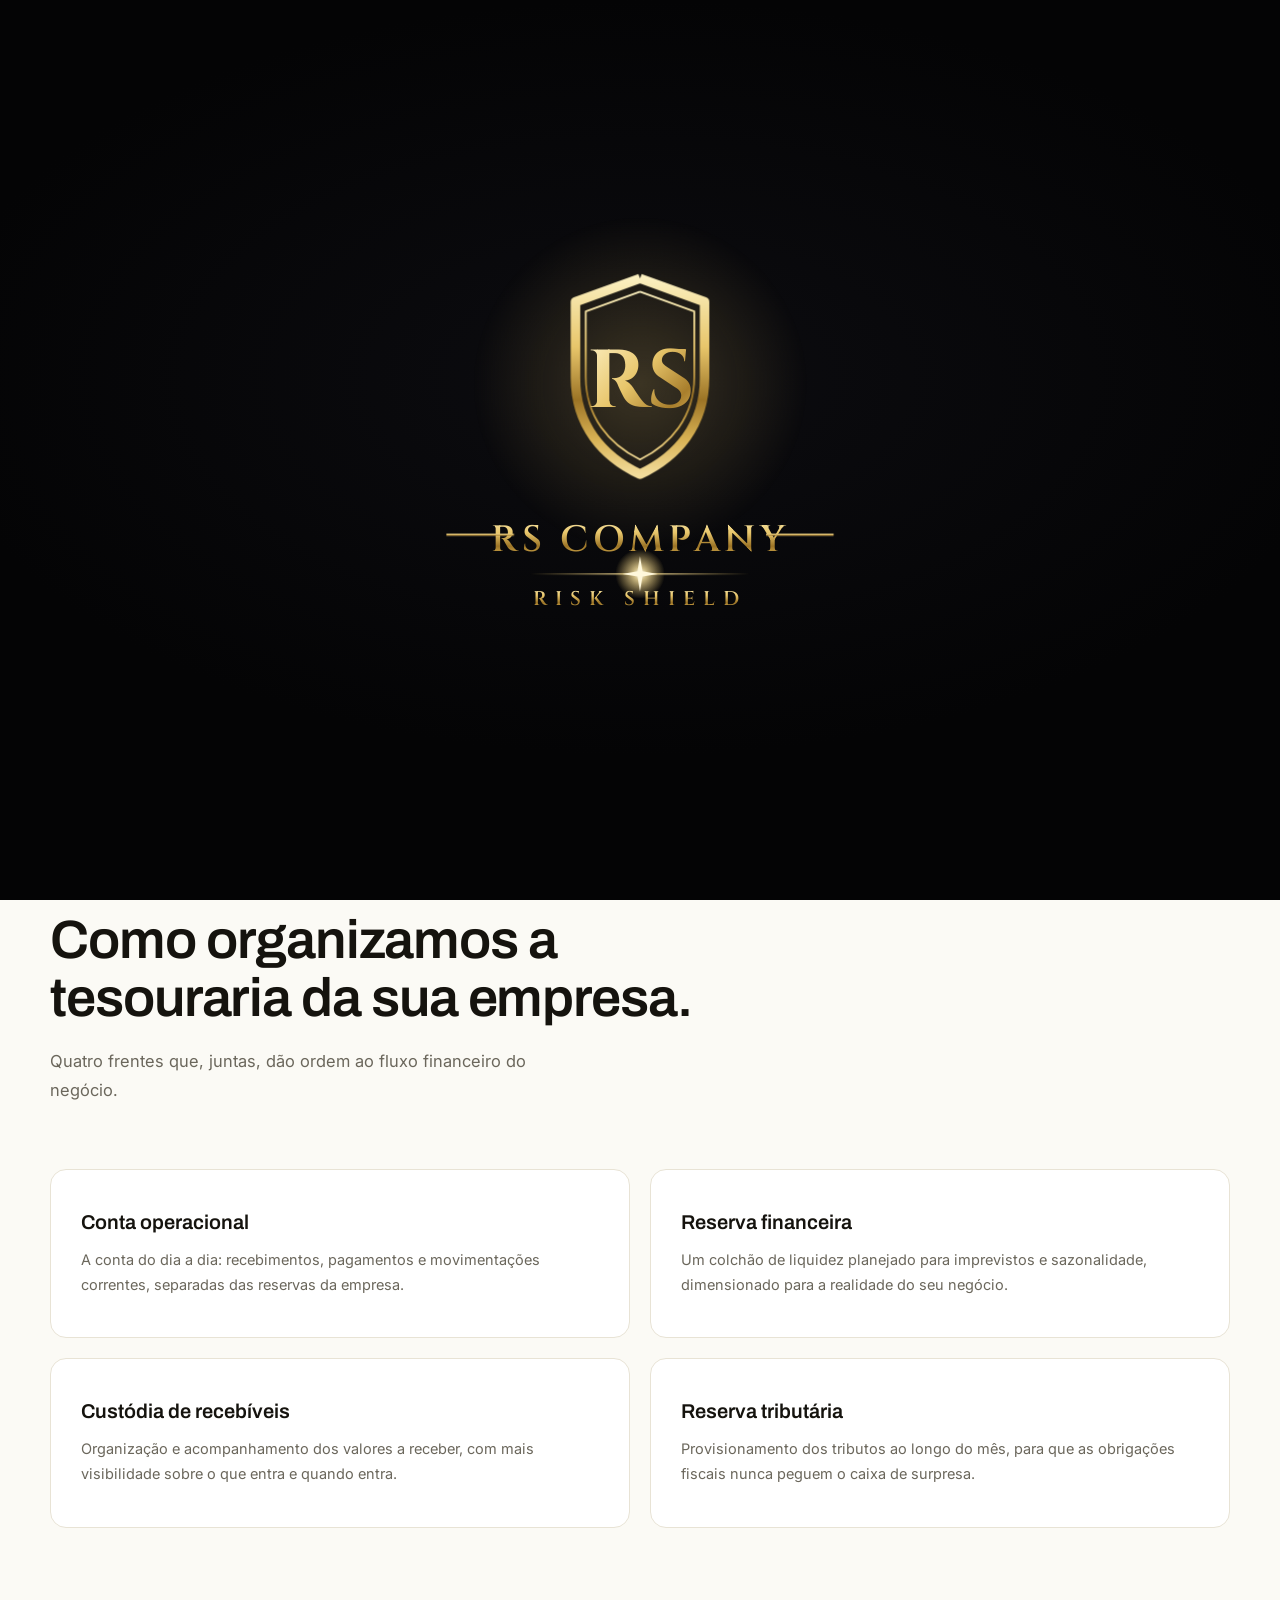
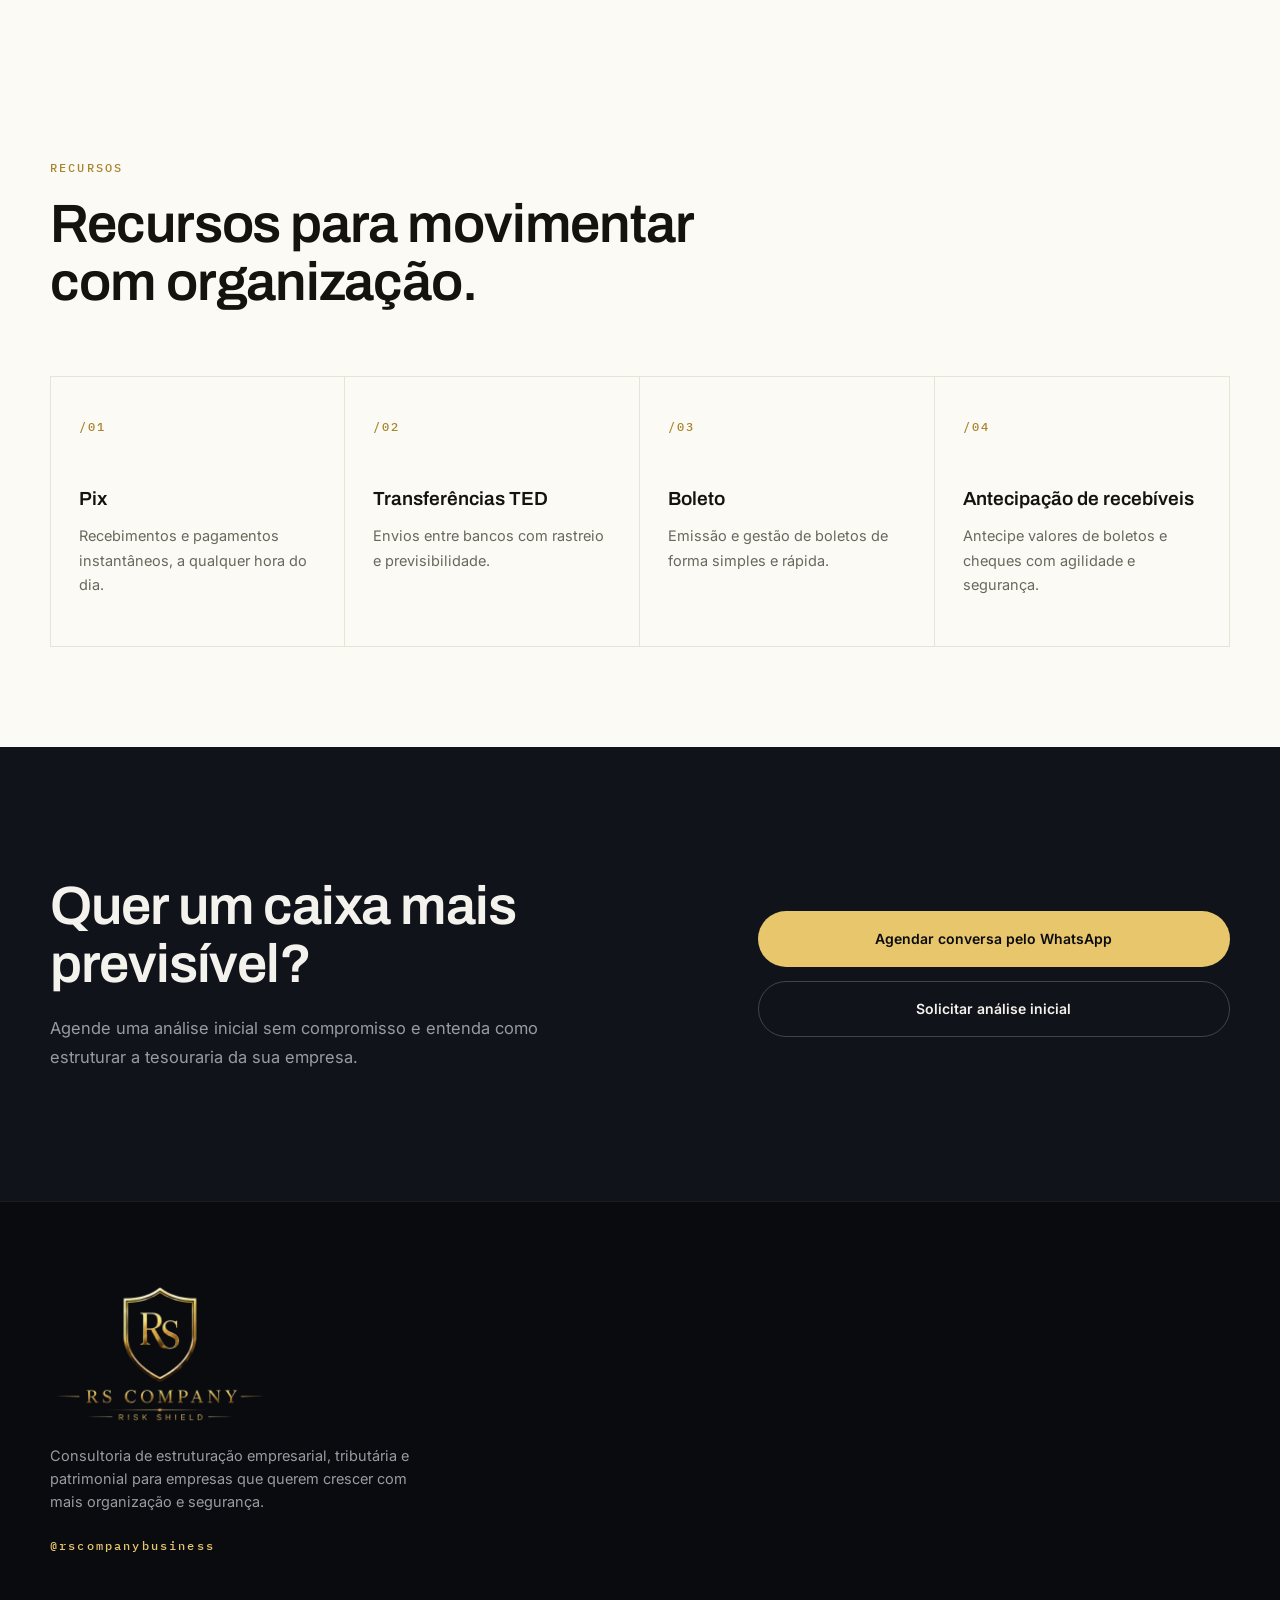
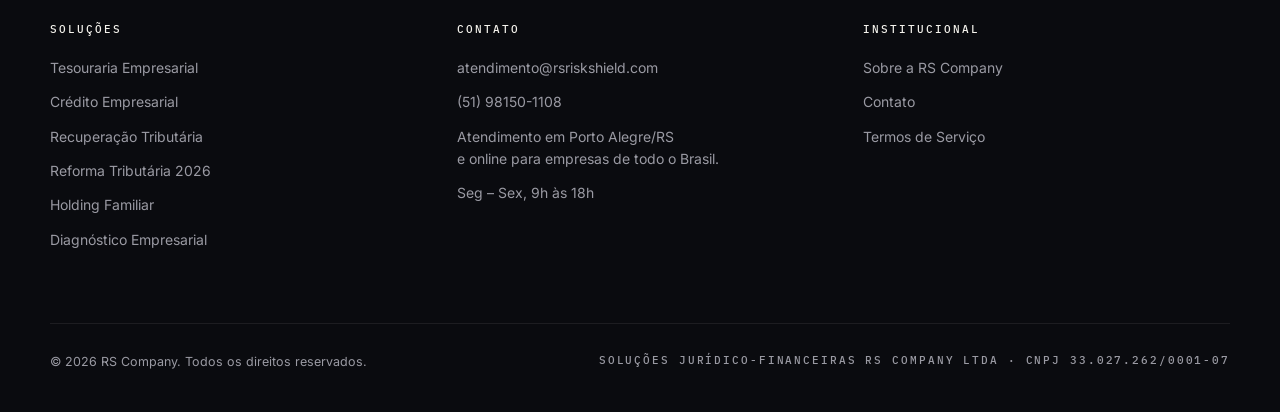
<file: tesouraria-empresarial.html>
<!DOCTYPE html>
<html lang="pt-BR">
<head>
  <!-- Google tag (gtag.js) -->
  <script async src="https://www.googletagmanager.com/gtag/js?id=G-0TP6T1YDMH"></script>
  <script>
    window.dataLayer = window.dataLayer || [];
    function gtag(){dataLayer.push(arguments);}
    gtag('js', new Date());

    gtag('config', 'G-0TP6T1YDMH');
  </script>
  <meta charset="UTF-8" />
  <meta name="viewport" content="width=device-width, initial-scale=1.0" />
  <title>Tesouraria Empresarial e Gestão de Caixa | RS Company</title>
  <meta name="description" content="Organize o caixa da empresa: conta operacional, reserva, custódia de recebíveis e reserva tributária. Mais previsibilidade e controle financeiro." />
  <link rel="canonical" href="https://rsriskshield.com/tesouraria-empresarial" />
  <meta property="og:title" content="Tesouraria Empresarial e Gestão de Caixa | RS Company" />
  <meta property="og:description" content="Organize o caixa da empresa: conta operacional, reserva, custódia de recebíveis e reserva tributária. Mais previsibilidade e controle financeiro." />
  <meta property="og:image" content="https://rsriskshield.com/og-image.jpg" />
  <meta property="og:url" content="https://rsriskshield.com/tesouraria-empresarial" />
  <meta property="og:type" content="website" />
  <link rel="icon" href="/brasao-rs.svg" type="image/svg+xml" />
  <link rel="preconnect" href="https://fonts.googleapis.com" />
  <link rel="preconnect" href="https://fonts.gstatic.com" crossorigin />
  <link href="https://fonts.googleapis.com/css2?family=Archivo:wght@400;500;600;700&family=Inter:wght@400;500;600&family=IBM+Plex+Mono:wght@400;500&family=Cinzel:wght@600;700&display=swap" rel="stylesheet" />
  <link rel="stylesheet" href="/style.css" />
  <script>
    try {
      if (!sessionStorage.getItem("rs_intro") && !window.matchMedia("(prefers-reduced-motion: reduce)").matches) {
        document.documentElement.classList.add("is-loading");
      }
    } catch (e) {}
  </script>
</head>
<body>

  <div class="preloader" id="preloader" aria-hidden="true">
    <svg class="preloader__art" viewBox="0 0 600 540" fill="none" xmlns="http://www.w3.org/2000/svg">
      <defs>
        <linearGradient id="plGold" x1="0" y1="0" x2="0" y2="1">
          <stop offset="0" stop-color="#FBF0C0" />
          <stop offset="0.35" stop-color="#E8C66B" />
          <stop offset="0.62" stop-color="#9C7426" />
          <stop offset="0.82" stop-color="#D9B254" />
          <stop offset="1" stop-color="#F2DC9B" />
        </linearGradient>
        <linearGradient id="plGoldD" x1="0" y1="0" x2="1" y2="1">
          <stop offset="0" stop-color="#FFF6D0" />
          <stop offset="0.45" stop-color="#E8C66B" />
          <stop offset="0.75" stop-color="#A87E2C" />
          <stop offset="1" stop-color="#E8C66B" />
        </linearGradient>
        <linearGradient id="plLine" x1="0" y1="0" x2="1" y2="0">
          <stop offset="0" stop-color="#E8C66B" stop-opacity="0" />
          <stop offset="0.5" stop-color="#F2DC9B" />
          <stop offset="1" stop-color="#E8C66B" stop-opacity="0" />
        </linearGradient>
        <radialGradient id="plGlow" cx="0.5" cy="0.5" r="0.5">
          <stop offset="0" stop-color="#E8C66B" stop-opacity="0.22" />
          <stop offset="1" stop-color="#E8C66B" stop-opacity="0" />
        </radialGradient>
        <radialGradient id="plFlare" cx="0.5" cy="0.5" r="0.5">
          <stop offset="0" stop-color="#FFFDF2" />
          <stop offset="0.25" stop-color="#F2DC9B" stop-opacity="0.85" />
          <stop offset="1" stop-color="#E8C66B" stop-opacity="0" />
        </radialGradient>
        <mask id="plMask">
          <path d="M300 36 L388 68 V172 C388 236 351 279 300 303 C249 279 212 236 212 172 V68 Z" stroke="#fff" stroke-width="13" fill="none" />
          <path d="M300 54 L374 81 V170 C374 225 342 262 300 283 C258 262 226 225 226 170 V81 Z" stroke="#fff" stroke-width="2.5" fill="none" />
          <text x="300" y="212" text-anchor="middle" font-family="Cinzel, serif" font-size="112" font-weight="700" fill="#fff">RS</text>
          <text x="300" y="408" text-anchor="middle" font-family="Cinzel, serif" font-size="50" font-weight="600" letter-spacing="6" fill="#fff">RS COMPANY</text>
          <rect x="36" y="384" width="92" height="3" fill="#fff" />
          <rect x="472" y="384" width="92" height="3" fill="#fff" />
          <rect x="150" y="438" width="300" height="2" fill="#fff" />
          <text x="300" y="482" text-anchor="middle" font-family="Cinzel, serif" font-size="27" font-weight="600" letter-spacing="11" fill="#fff">RISK SHIELD</text>
        </mask>
      </defs>

      <circle class="pl2-glow" cx="300" cy="180" r="230" fill="url(#plGlow)" />

      <path class="pl2-draw pl2-outer" d="M300 36 L388 68 V172 C388 236 351 279 300 303 C249 279 212 236 212 172 V68 Z" stroke="url(#plGold)" stroke-width="13" />
      <path class="pl2-draw pl2-inner" d="M300 54 L374 81 V170 C374 225 342 262 300 283 C258 262 226 225 226 170 V81 Z" stroke="url(#plGold)" stroke-width="2.5" />

      <g class="pl2-rs">
        <text x="300" y="212" text-anchor="middle" font-family="Cinzel, serif" font-size="112" font-weight="700" fill="url(#plGoldD)">RS</text>
      </g>

      <g class="pl2-wordmark">
        <text x="300" y="408" text-anchor="middle" font-family="Cinzel, serif" font-size="50" font-weight="600" letter-spacing="6" fill="url(#plGold)">RS COMPANY</text>
      </g>
      <rect class="pl2-wline pl2-wline--l" x="36" y="384" width="92" height="3" fill="url(#plGold)" />
      <rect class="pl2-wline pl2-wline--r" x="472" y="384" width="92" height="3" fill="url(#plGold)" />

      <rect class="pl2-divider" x="150" y="438" width="300" height="2" fill="url(#plLine)" />
      <g class="pl2-flare">
        <circle cx="300" cy="439" r="34" fill="url(#plFlare)" />
        <path d="M300 415 L303.5 435.5 L324 439 L303.5 442.5 L300 463 L296.5 442.5 L276 439 L296.5 435.5 Z" fill="#FFF8DC" />
      </g>

      <g class="pl2-tag">
        <text x="300" y="482" text-anchor="middle" font-family="Cinzel, serif" font-size="27" font-weight="600" letter-spacing="11" fill="url(#plGold)">RISK SHIELD</text>
      </g>

      <g mask="url(#plMask)">
        <rect class="pl2-shine" x="-220" y="0" width="170" height="540" fill="#FFFDF0" opacity="0.85" transform="skewX(-18)" />
      </g>
    </svg>
  </div>

  <div class="cursor-dot" aria-hidden="true"></div>
  <div class="cursor-ring" aria-hidden="true"></div>

  <header class="nav" id="nav">
    <div class="nav__inner">
      <a href="/" class="nav__brand" data-cursor="hover">
        <img src="/brasao-rs.svg" class="nav__brand-emblem" alt="" width="34" height="37" aria-hidden="true" />
        <span class="nav__brand-rs">RS</span>
        <span class="nav__brand-divider"></span>
        <span class="nav__brand-shield">COMPANY</span>
      </a>
      <nav class="nav__links" aria-label="Navegação principal">
        <div class="nav__drop">
          <span class="nav__drop-trigger" tabindex="0" data-cursor="hover">Soluções</span>
          <div class="nav__drop-menu">
            <a href="/tesouraria-empresarial" data-cursor="hover">Tesouraria Empresarial</a>
            <a href="/credito-empresarial" data-cursor="hover">Crédito Empresarial</a>
            <a href="/recuperacao-tributaria" data-cursor="hover">Recuperação Tributária</a>
            <a href="/reforma-tributaria-2026" data-cursor="hover">Reforma Tributária 2026</a>
            <a href="/holding-familiar" data-cursor="hover">Holding Familiar</a>
          </div>
        </div>
        <a href="/diagnostico-empresarial" data-cursor="hover">Diagnóstico</a>
        <a href="/sobre" data-cursor="hover">Sobre</a>
        <a href="/contato" data-cursor="hover">Contato</a>
      </nav>
      <a href="/contato" class="nav__cta magnetic" data-cursor="hover">
        <span class="magnetic__inner">Análise inicial</span>
      </a>
      <button class="nav__burger" id="burger" aria-label="Abrir menu" aria-expanded="false">
        <span></span><span></span>
      </button>
    </div>
    <div class="nav__progress" id="navProgress"></div>
  </header>

  <div class="mobile-menu" id="mobileMenu" aria-hidden="true">
    <nav class="mobile-menu__links">
      <a href="/tesouraria-empresarial" style="--i:0">Tesouraria Empresarial</a>
      <a href="/credito-empresarial" style="--i:1">Crédito Empresarial</a>
      <a href="/recuperacao-tributaria" style="--i:2">Recuperação Tributária</a>
      <a href="/reforma-tributaria-2026" style="--i:3">Reforma Tributária 2026</a>
      <a href="/holding-familiar" style="--i:4">Holding Familiar</a>
      <a href="/diagnostico-empresarial" style="--i:5">Diagnóstico Empresarial</a>
      <a href="/sobre" style="--i:6">Sobre</a>
      <a href="/contato" style="--i:7" class="mobile-menu__cta">Falar com a RS Company</a>
    </nav>
    <div class="mobile-menu__footer">
      <a href="https://wa.me/5551981501108">(51) 98150-1108</a>
      <a href="mailto:atendimento@rsriskshield.com">atendimento@rsriskshield.com</a>
    </div>
  </div>

  <main>

    <section class="page-hero theme-dark">
      <div class="page-hero__glow" aria-hidden="true"></div>
      <div class="container">
        <p class="eyebrow mono eyebrow--gold reveal-load" style="--d:.05s">RS COMPANY · SOLUÇÕES</p>
        <h1 class="page-hero__title reveal-load" style="--d:.15s">Tesouraria empresarial:<br />a estrutura que <span class="gold">organiza o caixa</span>.</h1>
        <p class="hero__sub reveal-load" style="--d:.3s">Separação clara entre operação, reservas e obrigações. Sua empresa passa a movimentar com previsibilidade, controle e visão de futuro.</p>
        <div class="hero__actions reveal-load" style="--d:.45s">
          <a href="https://wa.me/5551981501108" class="btn btn--gold magnetic" data-cursor="hover"><span class="magnetic__inner">Agendar conversa pelo WhatsApp</span></a>
          <a href="/contato" class="btn btn--ghost magnetic" data-cursor="hover"><span class="magnetic__inner">Solicitar análise inicial</span></a>
        </div>
      </div>
    </section>

    <section class="section theme-light">
      <div class="container">
        <div class="section__head reveal">
          <p class="eyebrow mono">A ESTRUTURA</p>
          <h2 class="section__title">Como organizamos a<br />tesouraria da sua empresa.</h2>
          <p class="section__lead">Quatro frentes que, juntas, dão ordem ao fluxo financeiro do negócio.</p>
        </div>
        <div class="services services--two">
          <article class="service reveal" style="--d:0.00s" data-cursor="hover">
            <h3>Conta operacional</h3>
            <p>A conta do dia a dia: recebimentos, pagamentos e movimentações correntes, separadas das reservas da empresa.</p>
          </article>
          <article class="service reveal" style="--d:0.06s" data-cursor="hover">
            <h3>Reserva financeira</h3>
            <p>Um colchão de liquidez planejado para imprevistos e sazonalidade, dimensionado para a realidade do seu negócio.</p>
          </article>
          <article class="service reveal" style="--d:0.12s" data-cursor="hover">
            <h3>Custódia de recebíveis</h3>
            <p>Organização e acompanhamento dos valores a receber, com mais visibilidade sobre o que entra e quando entra.</p>
          </article>
          <article class="service reveal" style="--d:0.18s" data-cursor="hover">
            <h3>Reserva tributária</h3>
            <p>Provisionamento dos tributos ao longo do mês, para que as obrigações fiscais nunca peguem o caixa de surpresa.</p>
          </article>
        </div>
      </div>
    </section>

    <section class="section section--tight theme-light">
      <div class="container">
        <div class="section__head reveal">
          <p class="eyebrow mono">RECURSOS</p>
          <h2 class="section__title">Recursos para movimentar<br />com organização.</h2>
        </div>
        <div class="features">
          <article class="feature reveal" style="--d:0s" data-cursor="hover">
            <span class="feature__index mono">/01</span>
            <h3>Pix</h3>
            <p>Recebimentos e pagamentos instantâneos, a qualquer hora do dia.</p>
            <span class="feature__line"></span>
          </article>
          <article class="feature reveal" style="--d:.08s" data-cursor="hover">
            <span class="feature__index mono">/02</span>
            <h3>Transferências TED</h3>
            <p>Envios entre bancos com rastreio e previsibilidade.</p>
            <span class="feature__line"></span>
          </article>
          <article class="feature reveal" style="--d:.16s" data-cursor="hover">
            <span class="feature__index mono">/03</span>
            <h3>Boleto</h3>
            <p>Emissão e gestão de boletos de forma simples e rápida.</p>
            <span class="feature__line"></span>
          </article>
          <article class="feature reveal" style="--d:.24s" data-cursor="hover">
            <span class="feature__index mono">/04</span>
            <h3>Antecipação de recebíveis</h3>
            <p>Antecipe valores de boletos e cheques com agilidade e segurança.</p>
            <span class="feature__line"></span>
          </article>
        </div>
      </div>
    </section>

    <section class="section theme-dark ctaband">
      <div class="container ctaband__inner">
        <div>
          <h2 class="section__title reveal">Quer um caixa mais<br />previsível?</h2>
          <p class="section__lead section__lead--dark reveal">Agende uma análise inicial sem compromisso e entenda como estruturar a tesouraria da sua empresa.</p>
        </div>
        <div class="ctaband__actions reveal">
          <a href="https://wa.me/5551981501108" class="btn btn--gold magnetic" data-cursor="hover"><span class="magnetic__inner">Agendar conversa pelo WhatsApp</span></a>
          <a href="/contato" class="btn btn--ghost magnetic" data-cursor="hover"><span class="magnetic__inner">Solicitar análise inicial</span></a>
        </div>
      </div>
    </section>

  </main>

  <footer class="footer theme-dark">
    <div class="container">
      <div class="footer__top">
        <img src="/logo-rs-transparente.webp" alt="RS Company — Risk Shield, consultoria de estruturação empresarial" class="footer__logo" width="220" height="145" loading="lazy" />
        <p class="footer__desc">Consultoria de estruturação empresarial, tributária e patrimonial para empresas que querem crescer com mais organização e segurança.</p>
        <a href="https://www.instagram.com/rscompanybusiness/" class="footer__ig mono" data-cursor="hover">@rscompanybusiness</a>
      </div>

      <div class="footer__cols">
        <div class="footer__col">
          <span class="mono footer__col-title">SOLUÇÕES</span>
          <a href="/tesouraria-empresarial">Tesouraria Empresarial</a>
          <a href="/credito-empresarial">Crédito Empresarial</a>
          <a href="/recuperacao-tributaria">Recuperação Tributária</a>
          <a href="/reforma-tributaria-2026">Reforma Tributária 2026</a>
          <a href="/holding-familiar">Holding Familiar</a>
          <a href="/diagnostico-empresarial">Diagnóstico Empresarial</a>
        </div>
        <div class="footer__col">
          <span class="mono footer__col-title">CONTATO</span>
          <a href="mailto:atendimento@rsriskshield.com">atendimento@rsriskshield.com</a>
          <a href="https://wa.me/5551981501108">(51) 98150-1108</a>
          <span>Atendimento em Porto Alegre/RS<br />e online para empresas de todo o Brasil.</span>
          <span>Seg – Sex, 9h às 18h</span>
        </div>
        <div class="footer__col">
          <span class="mono footer__col-title">INSTITUCIONAL</span>
          <a href="/sobre">Sobre a RS Company</a>
          <a href="/contato">Contato</a>
          <a href="/termos">Termos de Serviço</a>
        </div>
      </div>

      <div class="footer__bottom">
        <span>© 2026 RS Company. Todos os direitos reservados.</span>
        <span class="mono">SOLUÇÕES JURÍDICO-FINANCEIRAS RS COMPANY LTDA · CNPJ 33.027.262/0001-07</span>
      </div>
    </div>
  </footer>

  <script src="/script.js"></script>
</body>
</html>
</file>
<file: style.css>
/* ============================================================
   RS COMPANY — RISK SHIELD
   Redesign híbrido dark/light · preto & dourado
   Fontes: Archivo (display) · Inter (texto) · IBM Plex Mono (labels)
   ============================================================ */

:root {
  --ink: #0A0B0F;
  --ink-2: #11131A;
  --ink-3: #1A1D27;
  --ink-line: rgba(244, 242, 236, 0.08);

  --bone: #FBFAF5;
  --paper: #FFFFFF;
  --bone-line: #E8E3D5;

  --gold: #E8C66B;
  --gold-soft: #F2DC9B;
  --gold-deep: #A8842C;
  --gold-glow: rgba(232, 198, 107, 0.12);

  --t-light: #F4F2EC;
  --t-light-mut: #9A9AA3;
  --t-dark: #15130E;
  --t-dark-mut: #6B675C;

  --font-display: "Archivo", sans-serif;
  --font-body: "Inter", sans-serif;
  --font-mono: "IBM Plex Mono", monospace;

  --ease: cubic-bezier(0.22, 1, 0.36, 1);
  --container: 1180px;
}

* { margin: 0; padding: 0; box-sizing: border-box; }

html { scroll-behavior: smooth; }

body {
  font-family: var(--font-body);
  background: var(--ink);
  color: var(--t-light);
  line-height: 1.6;
  -webkit-font-smoothing: antialiased;
  overflow-x: hidden;
}

::selection { background: var(--gold); color: var(--ink); }

img { max-width: 100%; display: block; }
[id] { scroll-margin-top: 76px; }
a { color: inherit; text-decoration: none; }
ul { list-style: none; }

.container {
  width: min(var(--container), calc(100% - 48px));
  margin-inline: auto;
}
.container--narrow { width: min(820px, calc(100% - 48px)); }

.mono {
  font-family: var(--font-mono);
  font-size: 12px;
  letter-spacing: 0.18em;
  font-weight: 500;
}

/* ---------- Temas ---------- */
.theme-dark { background: var(--ink); color: var(--t-light); }
.theme-light { background: var(--bone); color: var(--t-dark); }

/* ============================================================
   CURSOR CUSTOMIZADO
   ============================================================ */
.cursor-dot, .cursor-ring {
  position: fixed;
  top: 0; left: 0;
  pointer-events: none;
  z-index: 9999;
  border-radius: 50%;
  transform: translate(-50%, -50%);
  opacity: 0;
}
.cursor-dot {
  width: 6px; height: 6px;
  background: var(--gold);
  transition: opacity 0.3s;
}
.cursor-ring {
  width: 34px; height: 34px;
  border: 1px solid rgba(232, 198, 107, 0.5);
  transition: width 0.25s var(--ease), height 0.25s var(--ease), opacity 0.3s, border-color 0.25s;
}
body.cursor-on .cursor-dot, body.cursor-on .cursor-ring { opacity: 1; }
body.cursor-hover .cursor-ring {
  width: 56px; height: 56px;
  border-color: var(--gold);
}
@media (pointer: coarse) {
  .cursor-dot, .cursor-ring { display: none; }
}

/* ============================================================
   NAVBAR
   ============================================================ */
.nav {
  position: fixed;
  inset: 0 0 auto 0;
  z-index: 100;
  transition: background 0.4s var(--ease), backdrop-filter 0.4s, box-shadow 0.4s;
}
.nav__inner {
  width: min(var(--container), calc(100% - 48px));
  margin-inline: auto;
  display: flex;
  align-items: center;
  justify-content: space-between;
  gap: 24px;
  height: 84px;
  transition: height 0.4s var(--ease);
}
.nav.scrolled {
  background: rgba(10, 11, 15, 0.72);
  backdrop-filter: blur(16px) saturate(1.4);
  -webkit-backdrop-filter: blur(16px) saturate(1.4);
  box-shadow: 0 1px 0 var(--ink-line);
}
.nav.scrolled .nav__inner { height: 64px; }

.nav__brand {
  display: flex;
  align-items: center;
  gap: 10px;
  font-family: var(--font-display);
}
.nav__brand-emblem {
  width: 34px;
  height: auto;
  flex: none;
  filter: drop-shadow(0 0 10px rgba(232, 198, 107, 0.18));
}
.nav__brand-rs {
  font-weight: 700;
  font-size: 20px;
  letter-spacing: 0.04em;
  color: var(--t-light);
}
.nav__brand-divider {
  width: 1px; height: 18px;
  background: var(--gold);
  opacity: 0.7;
}
.nav__brand-shield {
  font-family: var(--font-mono);
  font-size: 11px;
  letter-spacing: 0.32em;
  color: var(--gold);
}

.nav__links {
  display: flex;
  gap: 32px;
}
.nav__links a {
  font-size: 13.5px;
  font-weight: 500;
  color: var(--t-light-mut);
  position: relative;
  padding: 6px 0;
  transition: color 0.3s;
}
.nav__links a::after {
  content: "";
  position: absolute;
  left: 0; bottom: 0;
  width: 100%; height: 1px;
  background: var(--gold);
  transform: scaleX(0);
  transform-origin: right;
  transition: transform 0.35s var(--ease);
}
.nav__links a:hover, .nav__links a.active { color: var(--t-light); }
.nav__links a:hover::after, .nav__links a.active::after {
  transform: scaleX(1);
  transform-origin: left;
}

.nav__cta {
  font-size: 13px;
  font-weight: 600;
  color: var(--ink);
  background: var(--gold);
  padding: 11px 22px;
  border-radius: 999px;
  transition: background 0.3s, transform 0.3s var(--ease);
  white-space: nowrap;
}
.nav__cta:hover { background: var(--gold-soft); }

.nav__progress {
  position: absolute;
  left: 0; bottom: -1px;
  height: 2px;
  width: 100%;
  background: var(--gold);
  transform: scaleX(0);
  transform-origin: left;
}

.nav__burger {
  display: none;
  background: none;
  border: 0;
  width: 40px; height: 40px;
  cursor: pointer;
  position: relative;
  z-index: 102;
}
.nav__burger span {
  position: absolute;
  left: 8px; right: 8px;
  height: 2px;
  background: var(--t-light);
  transition: transform 0.35s var(--ease), top 0.35s var(--ease);
}
.nav__burger span:nth-child(1) { top: 15px; }
.nav__burger span:nth-child(2) { top: 23px; }
.nav__burger.open span:nth-child(1) { top: 19px; transform: rotate(45deg); }
.nav__burger.open span:nth-child(2) { top: 19px; transform: rotate(-45deg); }

/* Menu mobile */
.mobile-menu {
  position: fixed;
  inset: 0;
  z-index: 101;
  background: rgba(10, 11, 15, 0.96);
  backdrop-filter: blur(20px);
  -webkit-backdrop-filter: blur(20px);
  display: flex;
  flex-direction: column;
  justify-content: center;
  padding: 48px 36px;
  opacity: 0;
  visibility: hidden;
  transition: opacity 0.4s var(--ease), visibility 0.4s;
}
.mobile-menu.open { opacity: 1; visibility: visible; }
.mobile-menu__links { display: flex; flex-direction: column; gap: 8px; }
.mobile-menu__links a {
  font-family: var(--font-display);
  font-size: clamp(28px, 7vw, 40px);
  font-weight: 600;
  color: var(--t-light);
  padding: 8px 0;
  opacity: 0;
  transform: translateY(24px);
  transition: opacity 0.5s var(--ease), transform 0.5s var(--ease);
  transition-delay: calc(var(--i) * 0.06s);
}
.mobile-menu.open .mobile-menu__links a { opacity: 1; transform: none; }
.mobile-menu__cta { color: var(--gold) !important; }
.mobile-menu__footer {
  margin-top: 48px;
  display: flex;
  flex-direction: column;
  gap: 6px;
  font-size: 14px;
  color: var(--t-light-mut);
}

/* ============================================================
   HERO
   ============================================================ */
.hero {
  position: relative;
  min-height: 100svh;
  display: flex;
  align-items: center;
  overflow: hidden;
}
.hero__canvas {
  position: absolute;
  inset: 0;
  width: 100%;
  height: 100%;
}
.hero__glow {
  position: absolute;
  left: 50%;
  top: -20%;
  width: 900px;
  height: 600px;
  transform: translateX(-50%);
  background: radial-gradient(ellipse at center, var(--gold-glow), transparent 65%);
  pointer-events: none;
}
.hero__content {
  position: relative;
  z-index: 2;
  padding-top: 100px;
}

.hero__eyebrow { color: var(--gold); }

.hero__title {
  font-family: var(--font-display);
  font-weight: 600;
  font-size: clamp(42px, 7.4vw, 92px);
  line-height: 1.02;
  letter-spacing: -0.025em;
  margin: 28px 0 28px;
}
.hero__title .line { display: block; overflow: hidden; }
.hero__title .w {
  display: inline-block;
  transform: translateY(110%) rotate(2deg);
  animation: wordUp 0.9s var(--ease) forwards;
  animation-delay: calc(0.18s + var(--w) * 0.07s);
}
.hero__title .gold { color: var(--gold); }
@keyframes wordUp {
  to { transform: translateY(0) rotate(0); }
}

.hero__sub {
  max-width: 560px;
  font-size: 16.5px;
  color: var(--t-light-mut);
  line-height: 1.75;
}

.hero__actions {
  display: flex;
  gap: 14px;
  margin-top: 36px;
  flex-wrap: wrap;
}

.hero__scroll {
  position: absolute;
  bottom: 36px;
  left: 50%;
  transform: translateX(-50%);
  display: flex;
  flex-direction: column;
  align-items: center;
  gap: 12px;
  color: var(--t-light-mut);
  z-index: 2;
}
.hero__scroll .mono { font-size: 10px; }
.hero__scroll-line {
  width: 1px;
  height: 48px;
  background: linear-gradient(var(--gold), transparent);
  position: relative;
  overflow: hidden;
}
.hero__scroll-line::after {
  content: "";
  position: absolute;
  inset: 0;
  background: var(--ink);
  animation: scrollPulse 2.2s var(--ease) infinite;
}
@keyframes scrollPulse {
  0% { transform: translateY(-100%); }
  60%, 100% { transform: translateY(100%); }
}

/* Reveal de carregamento (hero) */
.reveal-load {
  opacity: 0;
  transform: translateY(20px);
  animation: fadeUp 0.9s var(--ease) forwards;
  animation-delay: var(--d, 0s);
}
@keyframes fadeUp {
  to { opacity: 1; transform: none; }
}

/* ============================================================
   BOTÕES
   ============================================================ */
.btn {
  display: inline-block;
  font-size: 14px;
  font-weight: 600;
  padding: 16px 32px;
  border-radius: 999px;
  border: 1px solid transparent;
  cursor: pointer;
  transition: background 0.3s, color 0.3s, border-color 0.3s;
  font-family: var(--font-body);
}
.btn--gold {
  background: var(--gold);
  color: var(--ink);
}
.btn--gold:hover { background: var(--gold-soft); }
.btn--ghost {
  border-color: rgba(244, 242, 236, 0.22);
  color: var(--t-light);
}
.btn--ghost:hover { border-color: var(--gold); color: var(--gold); }
.btn--full { width: 100%; text-align: center; }

.magnetic { will-change: transform; }
.magnetic__inner { display: inline-block; will-change: transform; }

/* ============================================================
   MARQUEE
   ============================================================ */
.marquee {
  overflow: hidden;
  border-top: 1px solid var(--ink-line);
  border-bottom: 1px solid var(--ink-line);
  padding: 22px 0;
}
.marquee__track {
  display: flex;
  align-items: center;
  gap: 40px;
  width: max-content;
  animation: marquee 36s linear infinite;
}
.marquee__track span {
  font-family: var(--font-display);
  font-size: 15px;
  font-weight: 500;
  letter-spacing: 0.06em;
  color: var(--t-light-mut);
  white-space: nowrap;
  text-transform: uppercase;
}
.marquee__track .dot {
  width: 5px; height: 5px;
  border-radius: 50%;
  background: var(--gold);
  flex: none;
}
@keyframes marquee {
  to { transform: translateX(-50%); }
}
.marquee:hover .marquee__track { animation-play-state: paused; }

/* ============================================================
   SEÇÕES — BASE
   ============================================================ */
.section { padding: 130px 0; position: relative; }
.section--tight { padding: 100px 0; }

.section__head { max-width: 720px; margin-bottom: 64px; }

.eyebrow { color: var(--gold-deep); display: block; margin-bottom: 18px; }
.eyebrow--gold { color: var(--gold); }

.section__title {
  font-family: var(--font-display);
  font-weight: 600;
  font-size: clamp(32px, 4.6vw, 54px);
  line-height: 1.08;
  letter-spacing: -0.02em;
}
.section__title em {
  font-style: normal;
  color: var(--gold-deep);
}
.theme-dark .section__title em { color: var(--gold); }

.section__lead {
  margin-top: 20px;
  font-size: 16.5px;
  color: var(--t-dark-mut);
  max-width: 540px;
  line-height: 1.75;
}
.section__lead--dark { color: var(--t-light-mut); }

/* Reveal por scroll */
.reveal {
  opacity: 0;
  transform: translateY(36px);
  transition: opacity 0.9s var(--ease), transform 0.9s var(--ease);
  transition-delay: var(--d, 0s);
}
.reveal.in { opacity: 1; transform: none; }

/* ============================================================
   RECURSOS
   ============================================================ */
.features {
  display: grid;
  grid-template-columns: repeat(4, minmax(0, 1fr));
  gap: 0;
  border-top: 1px solid var(--bone-line);
}
.feature {
  padding: 40px 28px 48px;
  border-right: 1px solid var(--bone-line);
  border-bottom: 1px solid var(--bone-line);
  position: relative;
  background: transparent;
  transition: background 0.4s var(--ease);
}
.feature:first-child { border-left: 1px solid var(--bone-line); }
.feature:hover { background: var(--paper); }
.feature__index {
  color: var(--gold-deep);
  display: block;
  margin-bottom: 48px;
  transition: transform 0.4s var(--ease);
}
.feature:hover .feature__index { transform: translateX(6px); }
.feature h3 {
  font-family: var(--font-display);
  font-size: 19px;
  font-weight: 600;
  margin-bottom: 10px;
}
.feature p {
  font-size: 14.5px;
  color: var(--t-dark-mut);
  line-height: 1.7;
}
.feature__line {
  position: absolute;
  left: 0; bottom: -1px;
  height: 2px;
  width: 100%;
  background: var(--gold-deep);
  transform: scaleX(0);
  transform-origin: left;
  transition: transform 0.5s var(--ease);
}
.feature:hover .feature__line { transform: scaleX(1); }

/* ============================================================
   A SOLUÇÃO (split editorial)
   ============================================================ */
.split {
  display: grid;
  grid-template-columns: 1fr 1fr;
  gap: 80px;
  align-items: start;
}
.split--center { align-items: center; }

.section__title--sticky {
  position: sticky;
  top: 120px;
}

.split__right .pillar {
  padding: 36px 0;
  border-bottom: 1px solid var(--bone-line);
}
.split__right .pillar:first-child { border-top: 1px solid var(--bone-line); }
.pillar h3 {
  font-family: var(--font-display);
  font-size: 21px;
  font-weight: 600;
  margin-bottom: 10px;
}
.pillar p {
  color: var(--t-dark-mut);
  font-size: 15.5px;
  max-width: 460px;
}

/* ============================================================
   METODOLOGIA — TIMELINE
   ============================================================ */
.timeline {
  position: relative;
  padding-left: 56px;
  max-width: 760px;
}
.timeline__rail {
  position: absolute;
  left: 11px;
  top: 8px;
  bottom: 8px;
  width: 1px;
  background: var(--ink-line);
}
.timeline__fill {
  width: 100%;
  height: 100%;
  background: var(--gold);
  transform: scaleY(0);
  transform-origin: top;
}
.step {
  position: relative;
  padding: 36px 0;
}
.step + .step { border-top: 1px solid var(--ink-line); }
.step::before {
  content: "";
  position: absolute;
  left: -50px;
  top: 48px;
  width: 11px; height: 11px;
  border-radius: 50%;
  border: 1px solid var(--gold);
  background: var(--ink);
  transition: background 0.4s, box-shadow 0.4s;
}
.step.lit::before {
  background: var(--gold);
  box-shadow: 0 0 16px rgba(232, 198, 107, 0.55);
}
.step__num {
  color: var(--gold);
  font-size: 14px;
  display: block;
  margin-bottom: 12px;
}
.step__body h3 {
  font-family: var(--font-display);
  font-size: 24px;
  font-weight: 600;
  margin-bottom: 8px;
}
.step__body p {
  color: var(--t-light-mut);
  font-size: 15.5px;
  max-width: 520px;
}

/* ============================================================
   ALERTA — BLOQUEIO
   ============================================================ */
.alerta {
  overflow: hidden;
  background: var(--ink-2);
}
.alerta__bg {
  position: absolute;
  top: 50%;
  left: 0;
  transform: translateY(-50%);
  font-size: clamp(90px, 18vw, 240px);
  font-weight: 500;
  letter-spacing: 0.04em;
  color: transparent;
  -webkit-text-stroke: 1px rgba(232, 198, 107, 0.07);
  white-space: nowrap;
  pointer-events: none;
  user-select: none;
  will-change: transform;
}
.alerta__content {
  position: relative;
  z-index: 2;
  max-width: 820px;
}
.alerta__title {
  font-family: var(--font-display);
  font-weight: 600;
  font-size: clamp(30px, 4.4vw, 50px);
  line-height: 1.1;
  letter-spacing: -0.02em;
  margin-bottom: 24px;
}
.alerta__title .gold { color: var(--gold); }
.alerta__text {
  color: var(--t-light-mut);
  font-size: 16.5px;
  line-height: 1.8;
  margin-bottom: 36px;
}
.alerta__text strong { color: var(--t-light); font-weight: 600; }

/* ============================================================
   SERVIÇOS
   ============================================================ */
.services {
  display: grid;
  grid-template-columns: repeat(3, minmax(0, 1fr));
  gap: 20px;
}
.service {
  position: relative;
  background: var(--paper);
  border: 1px solid var(--bone-line);
  border-radius: 16px;
  padding: 36px 30px 60px;
  overflow: hidden;
  transition: transform 0.45s var(--ease), border-color 0.45s, box-shadow 0.45s;
}
.service:hover {
  transform: translateY(-6px);
  border-color: var(--gold-deep);
  box-shadow: 0 24px 48px -24px rgba(21, 19, 14, 0.18);
}
.service h3 {
  font-family: var(--font-display);
  font-size: 20px;
  font-weight: 600;
  margin-bottom: 10px;
}
.service p {
  font-size: 14.5px;
  color: var(--t-dark-mut);
  line-height: 1.7;
}
.service__tag {
  display: inline-block;
  font-size: 10px;
  color: var(--gold-deep);
  border: 1px solid var(--gold-deep);
  border-radius: 999px;
  padding: 5px 12px;
  margin-bottom: 18px;
}
.service__arrow {
  position: absolute;
  right: 28px;
  bottom: 22px;
  font-size: 20px;
  color: var(--gold-deep);
  opacity: 0;
  transform: translateX(-10px);
  transition: opacity 0.4s var(--ease), transform 0.4s var(--ease);
}
.service:hover .service__arrow { opacity: 1; transform: none; }
.service--main {
  background: var(--ink);
  border-color: var(--ink);
  color: var(--t-light);
}
.service--main p { color: var(--t-light-mut); }
.service--main .service__tag { color: var(--gold); border-color: var(--gold); }
.service--main .service__arrow { color: var(--gold); }
.service--main:hover { border-color: var(--gold); }

/* ============================================================
   DIFERENCIAIS
   ============================================================ */
.difflist {
  display: grid;
  grid-template-columns: 1fr 1fr;
  column-gap: 64px;
}
.difflist li {
  display: flex;
  gap: 24px;
  padding: 30px 0;
  border-bottom: 1px solid var(--bone-line);
}
.difflist .mono {
  color: var(--gold-deep);
  padding-top: 4px;
}
.difflist h3 {
  font-family: var(--font-display);
  font-size: 18px;
  font-weight: 600;
  margin-bottom: 6px;
}
.difflist p {
  font-size: 14.5px;
  color: var(--t-dark-mut);
}

/* ============================================================
   APP
   ============================================================ */
.appsec { background: var(--ink-2); overflow: hidden; }
.appsec__stores {
  display: flex;
  gap: 12px;
  margin-top: 32px;
  flex-wrap: wrap;
}
.store {
  font-size: 11px;
  color: var(--t-light-mut);
  border: 1px solid var(--ink-line);
  border-radius: 999px;
  padding: 12px 20px;
}
.appsec__visual { display: flex; justify-content: center; }

.phone {
  width: 270px;
  height: 540px;
  border-radius: 44px;
  background: var(--ink-3);
  border: 1px solid rgba(232, 198, 107, 0.25);
  padding: 12px;
  box-shadow: 0 40px 80px -32px rgba(0, 0, 0, 0.7), 0 0 80px -20px var(--gold-glow);
  animation: floaty 6s ease-in-out infinite;
}
@keyframes floaty {
  0%, 100% { transform: translateY(0) rotate(-1deg); }
  50% { transform: translateY(-16px) rotate(1deg); }
}
.phone__screen {
  width: 100%; height: 100%;
  border-radius: 34px;
  background: var(--ink);
  position: relative;
  overflow: hidden;
  padding: 56px 22px 22px;
}
.phone__notch {
  position: absolute;
  top: 14px; left: 50%;
  transform: translateX(-50%);
  width: 88px; height: 22px;
  border-radius: 999px;
  background: var(--ink-3);
}
.phone__brand {
  font-size: 9px;
  color: var(--gold);
  margin-bottom: 28px;
}
.phone__balance .mono {
  font-size: 9px;
  color: var(--t-light-mut);
  display: block;
  margin-bottom: 6px;
}
.phone__balance strong {
  font-family: var(--font-display);
  font-size: 28px;
  color: var(--t-light);
}
.phone__row {
  display: flex;
  justify-content: space-between;
  margin-top: 22px;
}
.phone__row span {
  display: block;
  height: 10px;
  border-radius: 999px;
  background: var(--ink-3);
}
.phone__row span:first-child { width: 55%; }
.phone__row span:last-child { width: 22%; background: rgba(232, 198, 107, 0.3); }
.phone__chip {
  position: absolute;
  bottom: 22px; left: 22px; right: 22px;
  height: 52px;
  border-radius: 14px;
  background: var(--gold);
}

/* ============================================================
   FAQ
   ============================================================ */
.faq__item {
  border-bottom: 1px solid var(--bone-line);
}
.faq__item summary {
  list-style: none;
  cursor: pointer;
  display: flex;
  align-items: center;
  justify-content: space-between;
  gap: 24px;
  padding: 28px 0;
  font-family: var(--font-display);
  font-size: 18px;
  font-weight: 600;
  transition: color 0.3s;
}
.faq__item summary::-webkit-details-marker { display: none; }
.faq__item summary:hover { color: var(--gold-deep); }
.faq__icon {
  position: relative;
  width: 14px; height: 14px;
  flex: none;
}
.faq__icon::before, .faq__icon::after {
  content: "";
  position: absolute;
  background: var(--gold-deep);
  transition: transform 0.4s var(--ease);
}
.faq__icon::before {
  left: 0; top: 6px;
  width: 14px; height: 2px;
}
.faq__icon::after {
  left: 6px; top: 0;
  width: 2px; height: 14px;
}
.faq__item.active .faq__icon::after { transform: scaleY(0); }
.faq__body {
  display: grid;
  grid-template-rows: 0fr;
  transition: grid-template-rows 0.5s var(--ease);
}
.faq__body p {
  overflow: hidden;
  color: var(--t-dark-mut);
  font-size: 15.5px;
  line-height: 1.75;
  max-width: 680px;
}
.faq__item.active .faq__body { grid-template-rows: 1fr; }
.faq__item.active .faq__body p { padding-bottom: 28px; }

/* ============================================================
   ARTIGOS
   ============================================================ */
.articles {
  display: grid;
  grid-template-columns: repeat(3, minmax(0, 1fr));
  gap: 20px;
}
.article {
  border: 1px solid var(--bone-line);
  border-radius: 16px;
  background: var(--paper);
  padding: 32px 28px;
  display: flex;
  flex-direction: column;
  gap: 16px;
  min-height: 220px;
  transition: transform 0.45s var(--ease), border-color 0.45s;
}
.article:hover {
  transform: translateY(-6px);
  border-color: var(--gold-deep);
}
.article__cat { font-size: 10px; color: var(--gold-deep); }
.article h3 {
  font-family: var(--font-display);
  font-size: 19px;
  font-weight: 600;
  line-height: 1.35;
  flex: 1;
}
.article__soon {
  font-size: 10px;
  color: var(--t-dark-mut);
}

/* ============================================================
   CONTATO + FORM
   ============================================================ */
.contato { background: var(--ink); }
.contato__channels {
  margin-top: 40px;
  display: flex;
  flex-direction: column;
}
.channel {
  display: flex;
  flex-direction: column;
  gap: 4px;
  padding: 22px 0;
  border-bottom: 1px solid var(--ink-line);
  transition: padding-left 0.35s var(--ease);
}
a.channel:hover { padding-left: 12px; }
.channel .mono { font-size: 10px; color: var(--gold); }
.channel strong {
  font-weight: 500;
  font-size: 16px;
  color: var(--t-light);
  line-height: 1.5;
}

.form {
  background: var(--ink-2);
  border: 1px solid var(--ink-line);
  border-radius: 20px;
  padding: 40px 36px;
}
.field {
  position: relative;
  margin-bottom: 26px;
}
.field input, .field textarea {
  width: 100%;
  background: transparent;
  border: 0;
  border-bottom: 1px solid rgba(244, 242, 236, 0.18);
  color: var(--t-light);
  font-family: var(--font-body);
  font-size: 15.5px;
  padding: 22px 0 10px;
  outline: none;
  transition: border-color 0.3s;
  resize: vertical;
}
.field label {
  position: absolute;
  left: 0;
  top: 22px;
  font-size: 15px;
  color: var(--t-light-mut);
  pointer-events: none;
  transition: top 0.3s var(--ease), font-size 0.3s var(--ease), color 0.3s;
}
.field input:focus, .field textarea:focus { border-color: var(--gold); }
.field input:focus + label,
.field input:not(:placeholder-shown) + label,
.field textarea:focus + label,
.field textarea:not(:placeholder-shown) + label {
  top: 0;
  font-size: 11px;
  color: var(--gold);
  letter-spacing: 0.08em;
}
.field__error {
  display: block;
  font-size: 12px;
  color: #E07A66;
  margin-top: 6px;
  opacity: 0;
  transform: translateY(-4px);
  transition: opacity 0.3s, transform 0.3s;
}
.field.invalid .field__error { opacity: 1; transform: none; }
.field.invalid input, .field.invalid textarea { border-color: #E07A66; }

.form__success {
  margin-top: 18px;
  font-size: 14px;
  color: var(--gold);
  text-align: center;
}

/* ============================================================
   FOOTER
   ============================================================ */
.footer {
  border-top: 1px solid var(--ink-line);
  padding: 80px 0 40px;
}
.footer__top { max-width: 380px; margin-bottom: 64px; }
.footer__brand {
  display: flex;
  align-items: center;
  gap: 10px;
  margin-bottom: 18px;
  font-family: var(--font-display);
}
.footer__desc {
  color: var(--t-light-mut);
  font-size: 14.5px;
  margin-bottom: 18px;
}
.footer__ig {
  color: var(--gold);
  font-size: 12px;
}
.footer__cols {
  display: grid;
  grid-template-columns: repeat(3, minmax(0, 1fr));
  gap: 40px;
  margin-bottom: 72px;
}
.footer__col {
  display: flex;
  flex-direction: column;
  gap: 12px;
  font-size: 14px;
  color: var(--t-light-mut);
}
.footer__col a { transition: color 0.3s; }
.footer__col a:hover { color: var(--gold); }
.footer__col-title {
  color: var(--t-light);
  font-size: 11px;
  margin-bottom: 6px;
}
.footer__bottom {
  display: flex;
  justify-content: space-between;
  gap: 16px;
  flex-wrap: wrap;
  padding-top: 28px;
  border-top: 1px solid var(--ink-line);
  font-size: 12.5px;
  color: var(--t-light-mut);
}
.footer__bottom .mono { font-size: 10.5px; }

/* ============================================================
   RESPONSIVO
   ============================================================ */
@media (max-width: 1024px) {
  .features { grid-template-columns: 1fr 1fr; }
  .feature:first-child { border-left: 0; }
  .feature { border-left: 0; }
  .features { border-left: 1px solid var(--bone-line); border-right: 1px solid var(--bone-line); }
  .services { grid-template-columns: 1fr 1fr; }
  .split { grid-template-columns: 1fr; gap: 48px; }
  .section__title--sticky { position: static; }
}

@media (max-width: 760px) {
  .section { padding: 90px 0; }
  .nav__links, .nav__cta { display: none; }
  .nav__burger { display: block; }
  .features { grid-template-columns: 1fr; }
  .services { grid-template-columns: 1fr; }
  .articles { grid-template-columns: 1fr; }
  .difflist { grid-template-columns: 1fr; column-gap: 0; }
  .footer__cols { grid-template-columns: 1fr; }
  .form { padding: 32px 24px; }
  .timeline { padding-left: 40px; }
  .step::before { left: -34px; }
  .timeline__rail { left: 5px; }
  .hero__sub { font-size: 15px; }
  .phone { width: 230px; height: 460px; }
}

/* ============================================================
   ACESSIBILIDADE — MOVIMENTO REDUZIDO
   ============================================================ */
@media (prefers-reduced-motion: reduce) {
  *, *::before, *::after {
    animation-duration: 0.01ms !important;
    animation-iteration-count: 1 !important;
    transition-duration: 0.01ms !important;
  }
  html { scroll-behavior: auto; }
  .reveal, .reveal-load { opacity: 1; transform: none; }
  .hero__title .w { transform: none; }
  .cursor-dot, .cursor-ring { display: none; }
}

/* ============================================================
   PÁGINAS INTERNAS
   ============================================================ */
.page-hero {
  position: relative;
  padding: 200px 0 110px;
  overflow: hidden;
  background-image: linear-gradient(var(--ink-line) 1px, transparent 1px), linear-gradient(90deg, var(--ink-line) 1px, transparent 1px);
  background-size: 64px 64px;
}
.page-hero--short { padding: 180px 0 60px; }
.page-hero__glow {
  position: absolute;
  left: 50%;
  top: -30%;
  width: 800px;
  height: 520px;
  transform: translateX(-50%);
  background: radial-gradient(ellipse at center, var(--gold-glow), transparent 65%);
  pointer-events: none;
}
.page-hero .container { position: relative; z-index: 2; }
.page-hero__title {
  font-family: var(--font-display);
  font-weight: 600;
  font-size: clamp(36px, 5.6vw, 68px);
  line-height: 1.06;
  letter-spacing: -0.025em;
  margin: 24px 0 24px;
  max-width: 880px;
}
.page-hero__title .gold { color: var(--gold); }

/* Dropdown da navbar */
.nav__drop { position: relative; }
.nav__drop-trigger {
  font-size: 13.5px;
  font-weight: 500;
  color: var(--t-light-mut);
  cursor: pointer;
  padding: 6px 0;
  transition: color 0.3s;
  display: inline-flex;
  align-items: center;
  gap: 6px;
}
.nav__drop-trigger::after {
  content: "";
  width: 6px; height: 6px;
  border-right: 1.5px solid currentColor;
  border-bottom: 1.5px solid currentColor;
  transform: rotate(45deg) translateY(-2px);
  transition: transform 0.3s var(--ease);
}
.nav__drop:hover .nav__drop-trigger,
.nav__drop:focus-within .nav__drop-trigger { color: var(--t-light); }
.nav__drop:hover .nav__drop-trigger::after,
.nav__drop:focus-within .nav__drop-trigger::after { transform: rotate(225deg) translateY(-2px); }
.nav__drop-menu {
  position: absolute;
  top: calc(100% + 14px);
  left: -18px;
  min-width: 252px;
  background: rgba(13, 14, 19, 0.92);
  backdrop-filter: blur(18px) saturate(1.4);
  -webkit-backdrop-filter: blur(18px) saturate(1.4);
  border: 1px solid var(--ink-line);
  border-radius: 16px;
  padding: 10px;
  display: flex;
  flex-direction: column;
  opacity: 0;
  visibility: hidden;
  transform: translateY(10px);
  transition: opacity 0.3s var(--ease), transform 0.3s var(--ease), visibility 0.3s;
}
.nav__drop-menu::before {
  content: "";
  position: absolute;
  top: -14px; left: 0; right: 0;
  height: 14px;
}
.nav__drop:hover .nav__drop-menu,
.nav__drop:focus-within .nav__drop-menu {
  opacity: 1;
  visibility: visible;
  transform: translateY(0);
}
.nav__drop-menu a {
  font-size: 13.5px;
  font-weight: 500;
  color: var(--t-light-mut);
  padding: 11px 14px;
  border-radius: 10px;
  transition: background 0.25s, color 0.25s, padding-left 0.25s var(--ease);
}
.nav__drop-menu a:hover {
  background: rgba(232, 198, 107, 0.08);
  color: var(--gold);
  padding-left: 20px;
}

/* Faixa de CTA */
.ctaband { background: var(--ink-2); }
.ctaband__inner {
  display: grid;
  grid-template-columns: 1.4fr 1fr;
  gap: 48px;
  align-items: center;
}
.ctaband__actions {
  display: flex;
  flex-direction: column;
  gap: 14px;
  align-items: stretch;
}
.ctaband__actions .btn { text-align: center; }

/* Grid de blocos em 2 colunas (páginas internas) */
.services--two { grid-template-columns: 1fr 1fr; }
.services--two .service { padding-bottom: 40px; }

/* Citação da landing de diagnóstico */
.diag__quote {
  font-family: var(--font-display);
  font-size: clamp(20px, 3vw, 28px);
  font-weight: 500;
  line-height: 1.45;
  letter-spacing: -0.01em;
  margin-top: 8px;
}

/* Cards de serviço como link */
a.service { display: block; color: inherit; }

@media (max-width: 1024px) {
  .services--two { grid-template-columns: 1fr; }
  .ctaband__inner { grid-template-columns: 1fr; }
}
@media (max-width: 760px) {
  .page-hero { padding: 150px 0 70px; }
  .nav__drop-menu { display: none; }
}

/* ============================================================
   PRELOADER v2 — logo 100% vetorial se montando
   Sequência: escudo desenha → RS sobe → wordmark abre do centro
   → linhas expandem → divisor + flare → brilho varre → cortina
   ============================================================ */
.preloader { display: none; }

html.is-loading { overflow: hidden; }
html.is-loading .preloader {
  display: flex;
  align-items: center;
  justify-content: center;
  position: fixed;
  inset: 0;
  z-index: 1000;
  background: radial-gradient(ellipse 80% 60% at 50% 42%, #0C0C10, #040405 70%);
  transition: transform 0.9s cubic-bezier(0.76, 0, 0.24, 1);
}
html.is-loading .preloader.done { transform: translateY(-100%); }

.preloader__art {
  width: min(440px, 78vw);
  height: auto;
  overflow: visible;
}
.preloader__art * { transform-box: fill-box; }

/* halo de fundo */
.pl2-glow { opacity: 0; }
html.is-loading .pl2-glow { animation: pl2Fade 1.4s ease forwards 0.5s; }

/* escudo se desenhando */
.pl2-draw { stroke-dasharray: 980; stroke-dashoffset: 980; stroke-linejoin: round; }
html.is-loading .pl2-outer { animation: pl2Draw 1.5s cubic-bezier(0.65, 0, 0.35, 1) forwards 0.1s; }
html.is-loading .pl2-inner { animation: pl2Draw 1.4s cubic-bezier(0.65, 0, 0.35, 1) forwards 0.4s; }
@keyframes pl2Draw { to { stroke-dashoffset: 0; } }

/* monograma RS — sobe de dentro do escudo */
.pl2-rs { clip-path: inset(100% 0 0 0); opacity: 0; }
html.is-loading .pl2-rs {
  animation: pl2RiseClip 0.9s cubic-bezier(0.22, 1, 0.36, 1) forwards 1.4s;
}
@keyframes pl2RiseClip {
  0% { clip-path: inset(100% 0 0 0); opacity: 0; transform: translateY(14px); }
  100% { clip-path: inset(-10% 0 0 0); opacity: 1; transform: translateY(0); }
}

/* wordmark — abre do centro para as bordas */
.pl2-wordmark { clip-path: inset(0 50% 0 50%); opacity: 0; }
html.is-loading .pl2-wordmark {
  animation: pl2OpenClip 0.85s cubic-bezier(0.22, 1, 0.36, 1) forwards 2.2s;
}
@keyframes pl2OpenClip {
  0% { clip-path: inset(0 50% 0 50%); opacity: 0; }
  20% { opacity: 1; }
  100% { clip-path: inset(0 -2% 0 -2%); opacity: 1; }
}

/* linhas laterais — crescem para fora */
.pl2-wline { transform: scaleX(0); }
.pl2-wline--l { transform-origin: right center; }
.pl2-wline--r { transform-origin: left center; }
html.is-loading .pl2-wline {
  animation: pl2Grow 0.7s cubic-bezier(0.22, 1, 0.36, 1) forwards 2.55s;
}
@keyframes pl2Grow { to { transform: scaleX(1); } }

/* divisor — cresce do centro */
.pl2-divider { transform: scaleX(0); transform-origin: center; }
html.is-loading .pl2-divider {
  animation: pl2Grow 0.8s cubic-bezier(0.22, 1, 0.36, 1) forwards 2.85s;
}

/* flare central — acende, gira e respira */
.pl2-flare { opacity: 0; transform: scale(0.2) rotate(-45deg); transform-origin: center; }
html.is-loading .pl2-flare {
  animation:
    pl2FlareIn 0.7s cubic-bezier(0.22, 1, 0.36, 1) forwards 3.1s,
    pl2FlarePulse 2.2s ease-in-out infinite 3.8s;
}
@keyframes pl2FlareIn { to { opacity: 1; transform: scale(1) rotate(0deg); } }
@keyframes pl2FlarePulse {
  0%, 100% { opacity: 1; }
  50% { opacity: 0.65; }
}

/* RISK SHIELD — condensa o espaçamento ao aparecer */
.pl2-tag { opacity: 0; letter-spacing: 18px; }
html.is-loading .pl2-tag {
  animation: pl2TagIn 0.8s cubic-bezier(0.22, 1, 0.36, 1) forwards 3.2s;
}
@keyframes pl2TagIn {
  to { opacity: 1; letter-spacing: 11px; }
}

/* brilho varrendo a logo inteira (mascarado pela arte) */
.pl2-shine { opacity: 0; }
html.is-loading .pl2-shine {
  animation: pl2Sweep 1.1s cubic-bezier(0.65, 0, 0.35, 1) forwards 3.7s;
}
@keyframes pl2Sweep {
  0% { transform: translateX(0) skewX(-18deg); opacity: 0.9; }
  100% { transform: translateX(1050px) skewX(-18deg); opacity: 0.9; }
}

/* respiração de brilho no conjunto, no fim da montagem */
html.is-loading .preloader__art {
  animation: pl2Breathe 2.6s ease-in-out infinite 3.9s;
  filter: drop-shadow(0 0 0 rgba(232, 198, 107, 0));
}
@keyframes pl2Breathe {
  0%, 100% { filter: drop-shadow(0 0 18px rgba(232, 198, 107, 0.18)); }
  50% { filter: drop-shadow(0 0 34px rgba(232, 198, 107, 0.32)); }
}

@keyframes pl2Fade { to { opacity: 1; } }

/* Segura as animações de entrada do conteúdo até a abertura terminar */
html.is-loading .reveal-load,
html.is-loading .hero__title .w {
  animation-play-state: paused;
}

@media (prefers-reduced-motion: reduce) {
  .preloader { display: none !important; }
}

.footer__logo { width: 220px; height: auto; margin-bottom: 18px; }
</file>
